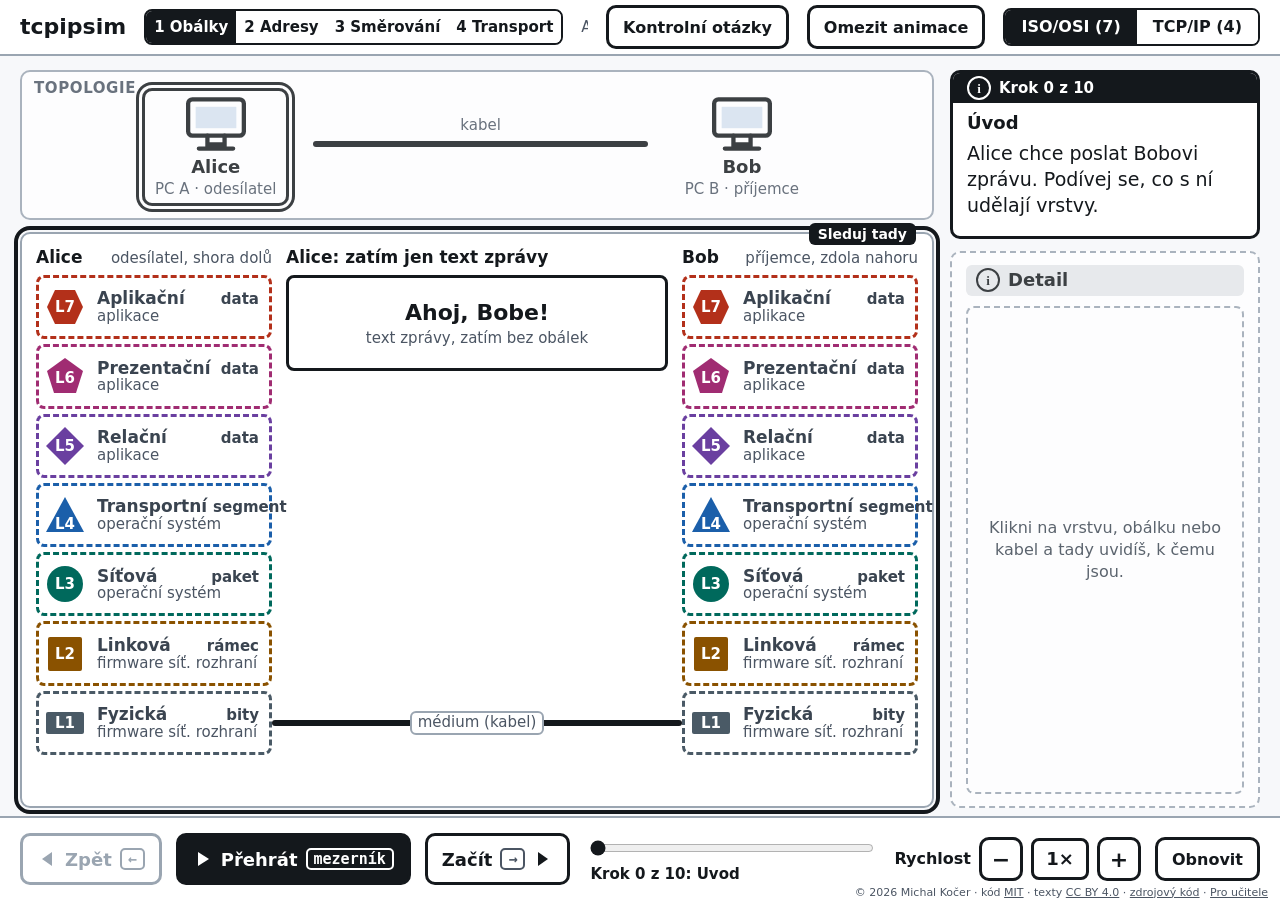
<file: index.html>
<!doctype html>
<html lang="cs">
<head>
  <meta charset="utf-8">
  <meta name="viewport" content="width=device-width, initial-scale=1">
  <title>TCP/IP výukový simulátor</title>
  <link rel="icon" href="img/favicon.svg" type="image/svg+xml">
  <link rel="apple-touch-icon" href="img/apple-touch-icon.png">
  <meta name="description" content="Výukový simulátor sítě TCP/IP: zapouzdření zprávy ve vrstvách ISO/OSI a TCP/IP, adresy MAC, IP a porty, hub a switch, směrování přes router, ARP, ping a tracert, TCP, DNS a HTTP; modelové situace „síť nejde“.">
  <link rel="stylesheet" href="css/app.css?v=72">
  <script>
    // Zachytí chyby ještě před načtením modulů; smoke test čte data-errors z DOM.
    (function () {
      var root = document.documentElement;
      function fail(msg) {
        root.dataset.errors = String((Number(root.dataset.errors) || 0) + 1);
        root.dataset.lastError = String(msg).slice(0, 300);
      }
      window.addEventListener('error', function (e) { fail(e.message || 'chyba načtení zdroje'); }, true);
      window.addEventListener('unhandledrejection', function (e) { fail(e.reason); });
      var origError = console.error;
      console.error = function () { fail(Array.prototype.join.call(arguments, ' ')); origError.apply(console, arguments); };
      window.__tcpipsimModuleFailed = function () {
        fail('modul se nenačetl');
        if (location.protocol === 'file:') document.getElementById('file-warning').hidden = false;
      };
    })();
  </script>
</head>
<body>
  <svg width="0" height="0" style="position:absolute" aria-hidden="true"><defs>
    <symbol id="ico-pc" viewBox="0 0 64 56"><rect x="6" y="4" width="52" height="34" rx="4" fill="#fff" stroke="#14181C" stroke-width="4"/><rect x="13" y="11" width="38" height="20" fill="#D6E2F0"/><path d="M24 38v8h16v-8M16 50h32" fill="none" stroke="#14181C" stroke-width="4" stroke-linecap="round"/></symbol>
    <symbol id="ico-switch" viewBox="0 0 42 36"><rect x="2" y="2" width="38" height="32" rx="4" fill="#fff" stroke="#14181C" stroke-width="3"/><path d="M10 13h20m-5-5 5 5-5 5M32 23H12m5-5-5 5 5 5" fill="none" stroke="#14181C" stroke-width="3" stroke-linecap="round" stroke-linejoin="round"/></symbol>
    <symbol id="ico-hub" viewBox="0 0 42 36"><rect x="2" y="2" width="38" height="32" rx="4" fill="#fff" stroke="#14181C" stroke-width="3"/><circle cx="21" cy="18" r="4" fill="#14181C"/><path d="M21 18H8M21 18h13M21 18v-10" stroke="#14181C" stroke-width="3" stroke-linecap="round"/></symbol>
    <symbol id="ico-router" viewBox="0 0 40 40"><circle cx="20" cy="20" r="17" fill="#fff" stroke="#14181C" stroke-width="3"/><path d="M20 7v26M7 20h26M20 7l-4 4M20 7l4 4M20 33l-4-4M20 33l4-4M7 20l4-4M7 20l4 4M33 20l-4-4M33 20l-4 4" fill="none" stroke="#14181C" stroke-width="3" stroke-linecap="round"/></symbol>
    <symbol id="ico-printer" viewBox="0 0 64 56"><rect x="16" y="4" width="32" height="14" fill="#fff" stroke="#14181C" stroke-width="4"/><rect x="5" y="18" width="54" height="24" rx="4" fill="#fff" stroke="#14181C" stroke-width="4"/><rect x="16" y="34" width="32" height="18" fill="#D6E2F0" stroke="#14181C" stroke-width="4"/><circle cx="50" cy="26" r="3" fill="#14181C"/></symbol>
  </defs></svg>

  <header class="top">
    <h1>tcpipsim</h1>
    <div class="seg lvlseg" role="group" aria-label="Úroveň">
      <button type="button" data-level="1" aria-pressed="true">1 Obálky</button>
      <button type="button" data-level="2" aria-pressed="false">2 Adresy</button>
      <button type="button" data-level="3" aria-pressed="false">3 Směrování</button>
      <button type="button" data-level="4" aria-pressed="false">4 Transport</button>
    </div>
    <details class="tmenu" id="tmenu"><summary class="btn small" title="Modelové situace: nastav síť nebo najdi chybu">Úlohy</summary><ol id="tmenu-list" aria-label="Modelové situace"></ol></details>
    <div class="lvl" id="level-title"></div>
    <button type="button" class="btn small" id="btn-questions">Kontrolní otázky</button>
    <button type="button" class="btn small" id="btn-motion" aria-pressed="false" title="Bez pohybu, jen krátké zvýraznění">Omezit animace</button>
    <div class="seg" role="group" aria-label="Model vrstev (klávesa T)">
      <button type="button" data-model="osi" aria-pressed="true">ISO/OSI (7)</button>
      <button type="button" data-model="tcpip" aria-pressed="false">TCP/IP (4)</button>
    </div>
  </header>

  <main id="app">
    <div id="file-warning" class="card" hidden>
      <p><strong>Stránka je otevřená přímo ze souboru (file://).</strong>
        Prohlížeč v tomto režimu nenačte JavaScriptové moduly. Otevři simulátor online
        (GitHub Pages), nebo použij offline verzi <code>tcpipsim-offline.html</code>,
        případně spusť lokální server (návod v <code>docs/VYVOJ.md</code>).</p>
    </div>
    <p id="core-status" class="loading">Načítám simulaci…</p>

    <section class="left" aria-label="Simulace">
      <div class="topo" aria-label="Topologie">
        <span class="tag">TOPOLOGIE</span>
        <div class="dev" id="dev-sender"></div>
        <button type="button" class="wire" id="wire" aria-label="Kabel">
          <span class="cap" id="wire-cap">kabel</span><span class="cable"></span><span class="wbits" id="wire-bits"></span>
        </button>
        <div class="dev" id="dev-receiver"></div>
      </div>

      <div class="lift">
        <div class="col send">
          <h2><span id="sender-name">Alice</span> <small id="sender-role">odesílatel<span class="dir">, shora dolů</span><span class="dira" aria-hidden="true"> ↓</span></small></h2>
          <div class="stack" id="stack-sender"></div>
        </div>
        <div class="env">
          <h2><span id="env-caption">Zpráva</span><small id="env-reads"></small></h2>
          <div class="lane" id="lane">
            <div class="nest" id="nest"></div>
            <div class="medium" id="medium"></div>
          </div>
        </div>
        <div class="col recv">
          <h2><span id="receiver-name">Bob</span> <small id="receiver-role">příjemce<span class="dir">, zdola nahoru</span><span class="dira" aria-hidden="true"> ↑</span></small> <span id="receiver-now" class="now-badge" hidden></span></h2>
          <div class="stack" id="stack-receiver"></div>
        </div>
      </div>
      <section class="termwin" id="termwin" hidden aria-label="Terminál"></section>
    </section>

    <aside>
      <div class="card explain" aria-live="polite" id="explain"></div>
      <div class="card info" id="info"></div>
      <div class="term" id="term" aria-hidden="true">&gt; terminál (později)</div>
    </aside>
  </main>

  <footer class="controls">
    <button type="button" class="btn" id="btn-back"><svg viewBox="0 0 20 20" aria-hidden="true"><path d="M15 3v14l-10-7z"/></svg>Zpět <kbd>&larr;</kbd></button>
    <button type="button" class="btn main" id="btn-play"></button>
    <button type="button" class="btn" id="btn-fwd"><span id="fwd-label">Vpřed</span> <kbd>&rarr;</kbd><svg viewBox="0 0 20 20" aria-hidden="true"><path d="M5 3v14l10-7z"/></svg></button>
    <div class="prog">
      <input type="range" id="slider" min="0" max="12" step="1" value="0" aria-label="Krok">
      <div class="prog-text"><span id="prog-label">Krok 0 z 10</span><span id="prog-dir">Alice &rarr; Bob</span></div>
    </div>
    <div class="speed" role="group" aria-label="Rychlost">
      <span>Rychlost</span>
      <button type="button" class="btn tiny" id="btn-slower" aria-label="Pomaleji">&minus;</button>
      <output id="speed-val">1&times;</output>
      <button type="button" class="btn tiny" id="btn-faster" aria-label="Rychleji">+</button>
    </div>
    <button type="button" class="btn small" id="btn-reset" title="Na začátek (Home)">Obnovit</button>
    <p class="license">© 2026 Michal Kočer · kód <a href="https://github.com/mkgymji/tcpipsim/blob/main/LICENSE">MIT</a> · texty <a href="https://creativecommons.org/licenses/by/4.0/deed.cs">CC BY 4.0</a> · <a href="https://github.com/mkgymji/tcpipsim">zdrojový kód</a> · <a href="https://github.com/mkgymji/tcpipsim/blob/main/prirucka/tahak.md">Pro učitele</a></p>
  </footer>

  <dialog id="questions" aria-labelledby="q-title">
    <form method="dialog" class="q-head"><h2 id="q-title">Kontrolní otázky</h2><button class="btn small" value="close">Zavřít <kbd>Esc</kbd></button></form>
    <ol id="q-list"></ol>
    <p id="q-tips" class="q-tips"></p>
  </dialog>

  <script type="module" src="js/main.js?v=72" onerror="window.__tcpipsimModuleFailed()"></script>
</body>
</html>
</file>
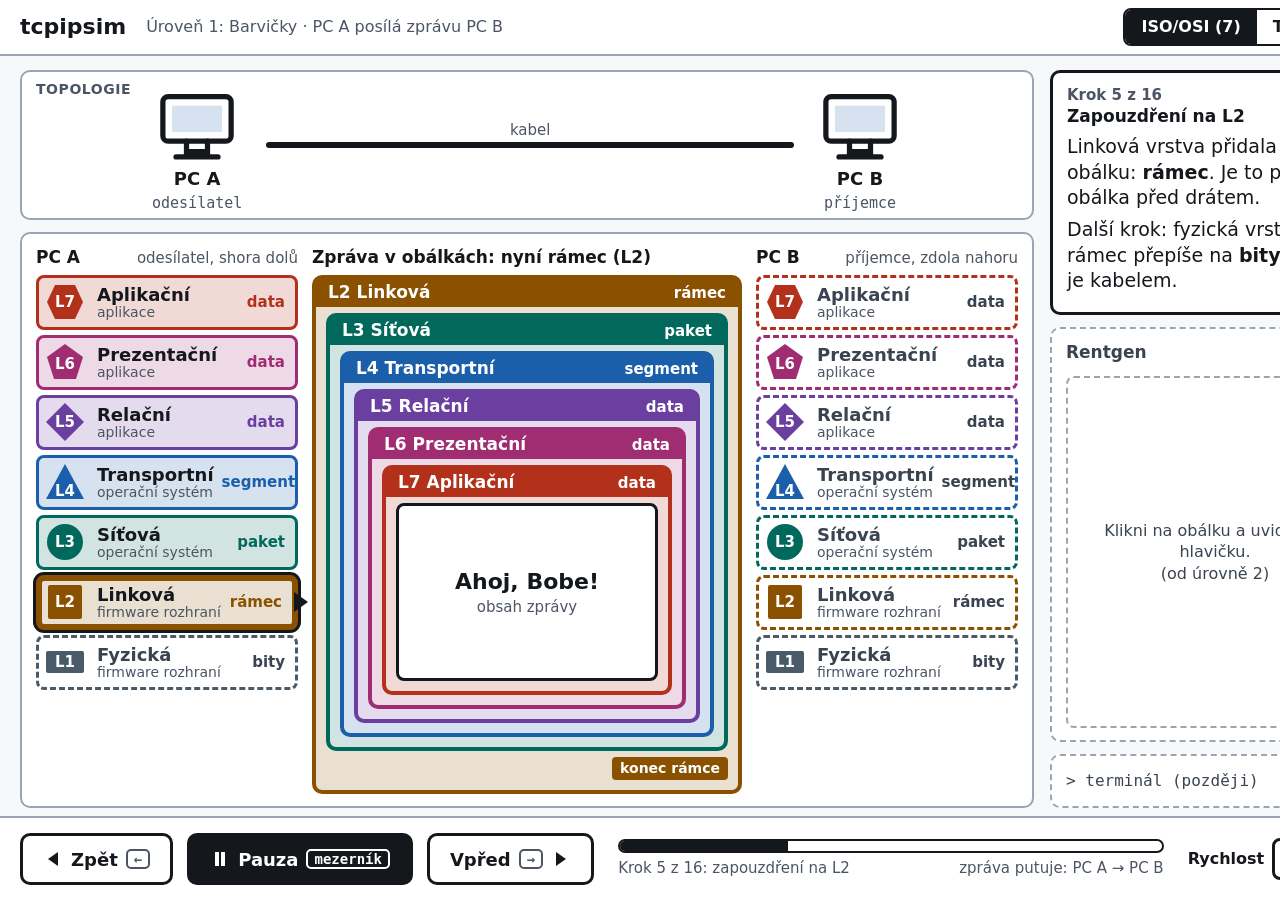
<file: prototypes/uroven1.html>
<!doctype html>
<html lang="cs">
<head>
<meta charset="utf-8">
<meta name="viewport" content="width=device-width, initial-scale=1">
<title>tcpipsim - Úroveň 1 Barvičky (prototyp)</title>
<style>
:root{
  --bg:#F7F8FA; --panel:#FFFFFF; --ink:#14181C; --muted:#4B5563; --line:#9AA5B1; --focus:#0B57D0;
  --L1:#4A5A66; --L1t:#DEE1E3;
  --L2:#8A5200; --L2t:#EAE0D1;
  --L3:#00695C; --L3t:#D1E4E2;
  --L4:#1B5FAA; --L4t:#D6E2F0;
  --L5:#6A3FA0; --L5t:#E4DCEE;
  --L6:#A02C72; --L6t:#EED9E6;
  --L7:#B3301A; --L7t:#F1DAD6;
  --font:system-ui,-apple-system,"Segoe UI",Roboto,"Helvetica Neue",Arial,sans-serif;
  --mono:ui-monospace,Consolas,"Cascadia Mono","DejaVu Sans Mono",monospace;
}
*{box-sizing:border-box}
html,body{margin:0;height:100%}
body{background:var(--bg);color:var(--ink);font:18px/1.35 var(--font);display:grid;
  grid-template-rows:56px 1fr 84px;width:1400px;height:900px;overflow:hidden}
header{display:flex;align-items:center;gap:20px;padding:0 20px;background:var(--panel);border-bottom:2px solid var(--line)}
header h1{font-size:22px;margin:0;font-weight:700}
header .lvl{font-size:16px;color:var(--muted)}
.seg{margin-left:auto;display:flex;border:2px solid var(--ink);border-radius:8px;overflow:hidden}
.seg span{padding:6px 16px;font-weight:600;font-size:16px}
.seg .on{background:var(--ink);color:#fff}
main{display:grid;grid-template-columns:1fr 330px;gap:16px;padding:14px 20px 8px;min-height:0}
.left{display:grid;grid-template-rows:150px 1fr;gap:12px;min-height:0}
/* topologie */
.topo{background:var(--panel);border:2px solid var(--line);border-radius:10px;position:relative;display:flex;align-items:center;justify-content:space-between;padding:14px 130px 0}
.dev{display:flex;flex-direction:column;align-items:center;gap:2px;font-weight:700;font-size:18px}
.dev small{font-weight:400;color:var(--muted);font-size:15px;font-family:var(--mono)}
.dev.act svg{filter:none}
.wire{flex:1;margin:0 24px;position:relative;height:60px}
.wire .cable{position:absolute;left:0;right:0;top:20px;height:6px;background:var(--ink);border-radius:3px}
.wire .bits{position:absolute;left:0;right:0;top:34px;text-align:center;font:600 14px var(--mono);color:var(--muted);letter-spacing:2px}
.wire .cap{position:absolute;left:0;right:0;top:-2px;text-align:center;font-size:15px;color:var(--muted)}
.topo .tag{position:absolute;top:8px;left:14px;font-size:14px;color:var(--muted);font-weight:600;letter-spacing:.04em}
/* vytah */
.lift{background:var(--panel);border:2px solid var(--line);border-radius:10px;display:grid;grid-template-columns:262px 1fr 262px;gap:14px;padding:12px 14px;min-height:0}
.col h2{margin:0 0 6px;font-size:17px;display:flex;justify-content:space-between;align-items:baseline}
.col h2 span{font-weight:400;color:var(--muted);font-size:15px}
.stack{display:flex;flex-direction:column;gap:5px}
.row{display:grid;grid-template-columns:44px 1fr auto;align-items:center;gap:8px;height:55px;padding:0 10px 0 6px;border-radius:8px;border:3px solid var(--c);background:var(--t);position:relative}
.row .nm{font-weight:700;font-size:18px;line-height:1.1}
.row .nm small{display:block;font-weight:400;font-size:14px;color:var(--muted)}
.row .pdu{font-size:15px;font-weight:700;color:var(--c);font-family:var(--font)}
.row.done{opacity:1}
.row.wait{background:var(--panel);border-style:dashed;color:#3A4450}
.row.wait .pdu{color:#3A4450;font-weight:600}
.row.active{border-width:6px;box-shadow:0 0 0 3px var(--ink);padding-left:3px}
.row.active::after{content:"";position:absolute;right:-26px;top:50%;margin-top:-10px;border:10px solid transparent;border-left:14px solid var(--ink)}
.recv .row.active::after{display:none}
svg.b{width:40px;height:40px;display:block}
svg.b .s{fill:var(--c)}
svg.b text{fill:#fff;font:700 15px var(--font);text-anchor:middle}
/* obalka */
.env{display:flex;flex-direction:column;min-height:0}
.env h2{margin:0 0 6px;font-size:17px}
.nest{flex:1;position:relative;min-height:0}
.box{border:4px solid var(--c);background:var(--t);border-radius:10px;padding:0 10px 10px;display:flex;flex-direction:column;gap:6px}
.box>.lab{margin:0 -10px;background:var(--c);color:#fff;font-weight:700;font-size:17px;padding:3px 12px;border-radius:4px 4px 0 0;display:flex;justify-content:space-between;align-items:center;gap:8px;height:28px}
.box>.lab em{font-style:normal;font-weight:600;font-size:15px}
.box.o{flex:1}
.core{background:#fff;border:3px solid var(--ink);border-radius:8px;padding:12px 14px;font-size:22px;font-weight:700;text-align:center;flex:1;display:flex;flex-direction:column;justify-content:center}
.core small{display:block;font-weight:400;font-size:15px;color:var(--muted)}
.trail{background:var(--L2);color:#fff;font-size:14px;font-weight:600;padding:2px 8px;border-radius:4px;align-self:flex-end}
.l2wrap{display:flex;flex-direction:column;gap:5px;flex:1}
/* panel */
aside{display:grid;grid-template-rows:auto 1fr 54px;gap:12px;min-height:0}
.card{background:var(--panel);border:2px solid var(--line);border-radius:10px;padding:12px 14px}
.card h3{margin:0 0 6px;font-size:17px}
.explain{border-color:var(--ink);border-width:3px}
.explain p{margin:6px 0;font-size:19px}
.explain .step{font-size:15px;color:var(--muted);font-weight:600}
.xray{display:flex;flex-direction:column;gap:6px;color:#3A4450;border-style:dashed}
.xray .ph{border:2px dashed var(--line);border-radius:8px;flex:1;display:flex;align-items:center;justify-content:center;text-align:center;padding:10px;font-size:16px}
.term{border:2px dashed var(--line);border-radius:10px;display:flex;align-items:center;padding:0 14px;color:#3A4450;font-family:var(--mono);font-size:16px;background:var(--panel)}
/* ovladani */
footer{display:flex;align-items:center;gap:14px;padding:0 20px;background:var(--panel);border-top:2px solid var(--line)}
.btn{display:flex;align-items:center;gap:8px;height:52px;padding:0 20px;border:3px solid var(--ink);border-radius:10px;background:#fff;font:700 18px var(--font);color:var(--ink)}
.btn kbd{font:600 14px var(--mono);border:2px solid var(--muted);border-radius:5px;padding:0 6px;color:var(--muted)}
.btn.main{background:var(--ink);color:#fff;min-width:150px;justify-content:center}
.btn.main kbd{color:#fff;border-color:#fff}
.btn svg{width:20px;height:20px;fill:currentColor}
.prog{flex:1;display:flex;flex-direction:column;gap:5px;margin:0 10px}
.track{height:14px;border:2px solid var(--ink);border-radius:8px;background:#fff;position:relative;overflow:hidden}
.track i{position:absolute;left:0;top:0;bottom:0;width:31%;background:var(--ink)}
.prog span{font-size:15px;color:var(--muted);display:flex;justify-content:space-between}
.speed{display:flex;align-items:center;gap:8px;font-weight:600;font-size:16px}
.speed b{border:3px solid var(--ink);border-radius:8px;padding:6px 12px;font-size:18px}
</style>
</head>
<body>
<svg width="0" height="0" style="position:absolute" aria-hidden="true"><defs>
 <symbol id="PC" viewBox="0 0 64 56"><rect x="6" y="4" width="52" height="34" rx="4" fill="#fff" stroke="#14181C" stroke-width="4"/><rect x="13" y="11" width="38" height="20" fill="#D6E2F0"/><path d="M24 38v8h16v-8M16 50h32" fill="none" stroke="#14181C" stroke-width="4" stroke-linecap="round"/></symbol>
</defs></svg>

<header>
  <h1>tcpipsim</h1>
  <div class="lvl">Úroveň 1: Barvičky &middot; PC A posílá zprávu PC B</div>
  <div class="seg" role="group" aria-label="Model vrstev"><span class="on">ISO/OSI (7)</span><span>TCP/IP (4)</span></div>
</header>

<main>
 <section class="left">
  <div class="topo" aria-label="Topologie">
    <span class="tag">TOPOLOGIE</span>
    <div class="dev act"><svg width="84" height="74"><use href="#PC"/></svg>PC A<small>odesílatel</small></div>
    <div class="wire"><div class="cap">kabel</div><div class="cable"></div><div class="bits">&nbsp;</div></div>
    <div class="dev"><svg width="84" height="74"><use href="#PC"/></svg>PC B<small>příjemce</small></div>
  </div>

  <div class="lift">
    <!-- odesilatel -->
    <div class="col">
      <h2>PC A <span>odesílatel, shora dolů</span></h2>
      <div class="stack">
        <div class="row done" style="--c:var(--L7);--t:var(--L7t)"><svg class="b" viewBox="0 0 40 40"><polygon class="s" points="10,3 30,3 38,20 30,37 10,37 2,20"/><text x="20" y="25">L7</text></svg><div class="nm">Aplikační<small>aplikace</small></div><div class="pdu">data</div></div>
        <div class="row done" style="--c:var(--L6);--t:var(--L6t)"><svg class="b" viewBox="0 0 40 40"><polygon class="s" points="20,2 38,15 31,37 9,37 2,15"/><text x="20" y="27">L6</text></svg><div class="nm">Prezentační<small>aplikace</small></div><div class="pdu">data</div></div>
        <div class="row done" style="--c:var(--L5);--t:var(--L5t)"><svg class="b" viewBox="0 0 40 40"><polygon class="s" points="20,1 39,20 20,39 1,20"/><text x="20" y="25">L5</text></svg><div class="nm">Relační<small>aplikace</small></div><div class="pdu">data</div></div>
        <div class="row done" style="--c:var(--L4);--t:var(--L4t)"><svg class="b" viewBox="0 0 40 40"><polygon class="s" points="20,2 39,37 1,37"/><text x="20" y="34">L4</text></svg><div class="nm">Transportní<small>operační systém</small></div><div class="pdu">segment</div></div>
        <div class="row done" style="--c:var(--L3);--t:var(--L3t)"><svg class="b" viewBox="0 0 40 40"><circle class="s" cx="20" cy="20" r="18"/><text x="20" y="25">L3</text></svg><div class="nm">Síťová<small>operační systém</small></div><div class="pdu">paket</div></div>
        <div class="row active" style="--c:var(--L2);--t:var(--L2t)"><svg class="b" viewBox="0 0 40 40"><rect class="s" x="3" y="3" width="34" height="34" rx="2"/><text x="20" y="25">L2</text></svg><div class="nm">Linková<small>firmware rozhraní</small></div><div class="pdu">rámec</div></div>
        <div class="row wait" style="--c:var(--L1);--t:var(--L1t)"><svg class="b" viewBox="0 0 40 40"><rect class="s" x="1" y="9" width="38" height="22" rx="2"/><text x="20" y="25">L1</text></svg><div class="nm">Fyzická<small>firmware rozhraní</small></div><div class="pdu">bity</div></div>
      </div>
    </div>

    <!-- obalka -->
    <div class="env">
      <h2>Zpráva v obálkách: nyní rámec (L2)</h2>
      <div class="nest">
       <div class="l2wrap" style="height:100%">
        <div class="box o" style="--c:var(--L2);--t:var(--L2t)">
         <div class="lab"><span>L2 Linková</span><em>rámec</em></div>
         <div class="box o" style="--c:var(--L3);--t:var(--L3t)">
          <div class="lab"><span>L3 Síťová</span><em>paket</em></div>
          <div class="box o" style="--c:var(--L4);--t:var(--L4t)">
           <div class="lab"><span>L4 Transportní</span><em>segment</em></div>
           <div class="box o" style="--c:var(--L5);--t:var(--L5t)">
            <div class="lab"><span>L5 Relační</span><em>data</em></div>
            <div class="box o" style="--c:var(--L6);--t:var(--L6t)">
             <div class="lab"><span>L6 Prezentační</span><em>data</em></div>
             <div class="box o" style="--c:var(--L7);--t:var(--L7t)">
              <div class="lab"><span>L7 Aplikační</span><em>data</em></div>
              <div class="core">Ahoj, Bobe!<small>obsah zprávy</small></div>
             </div>
            </div>
           </div>
          </div>
         </div>
         <div class="trail">konec rámce</div>
        </div>
       </div>
      </div>
    </div>

    <!-- prijemce -->
    <div class="col recv">
      <h2>PC B <span>příjemce, zdola nahoru</span></h2>
      <div class="stack">
        <div class="row wait" style="--c:var(--L7);--t:var(--L7t)"><svg class="b" viewBox="0 0 40 40"><polygon class="s" points="10,3 30,3 38,20 30,37 10,37 2,20"/><text x="20" y="25">L7</text></svg><div class="nm">Aplikační<small>aplikace</small></div><div class="pdu">data</div></div>
        <div class="row wait" style="--c:var(--L6);--t:var(--L6t)"><svg class="b" viewBox="0 0 40 40"><polygon class="s" points="20,2 38,15 31,37 9,37 2,15"/><text x="20" y="27">L6</text></svg><div class="nm">Prezentační<small>aplikace</small></div><div class="pdu">data</div></div>
        <div class="row wait" style="--c:var(--L5);--t:var(--L5t)"><svg class="b" viewBox="0 0 40 40"><polygon class="s" points="20,1 39,20 20,39 1,20"/><text x="20" y="25">L5</text></svg><div class="nm">Relační<small>aplikace</small></div><div class="pdu">data</div></div>
        <div class="row wait" style="--c:var(--L4);--t:var(--L4t)"><svg class="b" viewBox="0 0 40 40"><polygon class="s" points="20,2 39,37 1,37"/><text x="20" y="34">L4</text></svg><div class="nm">Transportní<small>operační systém</small></div><div class="pdu">segment</div></div>
        <div class="row wait" style="--c:var(--L3);--t:var(--L3t)"><svg class="b" viewBox="0 0 40 40"><circle class="s" cx="20" cy="20" r="18"/><text x="20" y="25">L3</text></svg><div class="nm">Síťová<small>operační systém</small></div><div class="pdu">paket</div></div>
        <div class="row wait" style="--c:var(--L2);--t:var(--L2t)"><svg class="b" viewBox="0 0 40 40"><rect class="s" x="3" y="3" width="34" height="34" rx="2"/><text x="20" y="25">L2</text></svg><div class="nm">Linková<small>firmware rozhraní</small></div><div class="pdu">rámec</div></div>
        <div class="row wait" style="--c:var(--L1);--t:var(--L1t)"><svg class="b" viewBox="0 0 40 40"><rect class="s" x="1" y="9" width="38" height="22" rx="2"/><text x="20" y="25">L1</text></svg><div class="nm">Fyzická<small>firmware rozhraní</small></div><div class="pdu">bity</div></div>
      </div>
    </div>
  </div>
 </section>

 <aside>
  <div class="card explain" aria-live="polite">
    <div class="step">Krok 5 z 16</div>
    <h3>Zapouzdření na L2</h3>
    <p>Linková vrstva přidala další obálku: <b>rámec</b>. Je to poslední obálka před drátem.</p>
    <p>Další krok: fyzická vrstva rámec přepíše na <b>bity</b> a pošle je kabelem.</p>
  </div>
  <div class="card xray">
    <h3>Rentgen</h3>
    <div class="ph">Klikni na obálku a uvidíš její hlavičku.<br>(od úrovně 2)</div>
  </div>
  <div class="term">&gt; terminál (později)</div>
 </aside>
</main>

<footer>
  <button class="btn"><svg viewBox="0 0 20 20"><path d="M15 3v14l-10-7z"/></svg>Zpět <kbd>&larr;</kbd></button>
  <button class="btn main"><svg viewBox="0 0 20 20"><path d="M5 3h4v14H5zM11 3h4v14h-4z"/></svg>Pauza <kbd>mezerník</kbd></button>
  <button class="btn">Vpřed <kbd>&rarr;</kbd><svg viewBox="0 0 20 20"><path d="M5 3v14l10-7z"/></svg></button>
  <div class="prog"><div class="track"><i></i></div><span><span>Krok 5 z 16: zapouzdření na L2</span><span>zpráva putuje: PC A &rarr; PC B</span></span></div>
  <div class="speed">Rychlost <b>1&times;</b><kbd style="font:600 14px var(--mono);color:var(--muted)">+ / &minus;</kbd></div>
</footer>
</body>
</html>
</file>
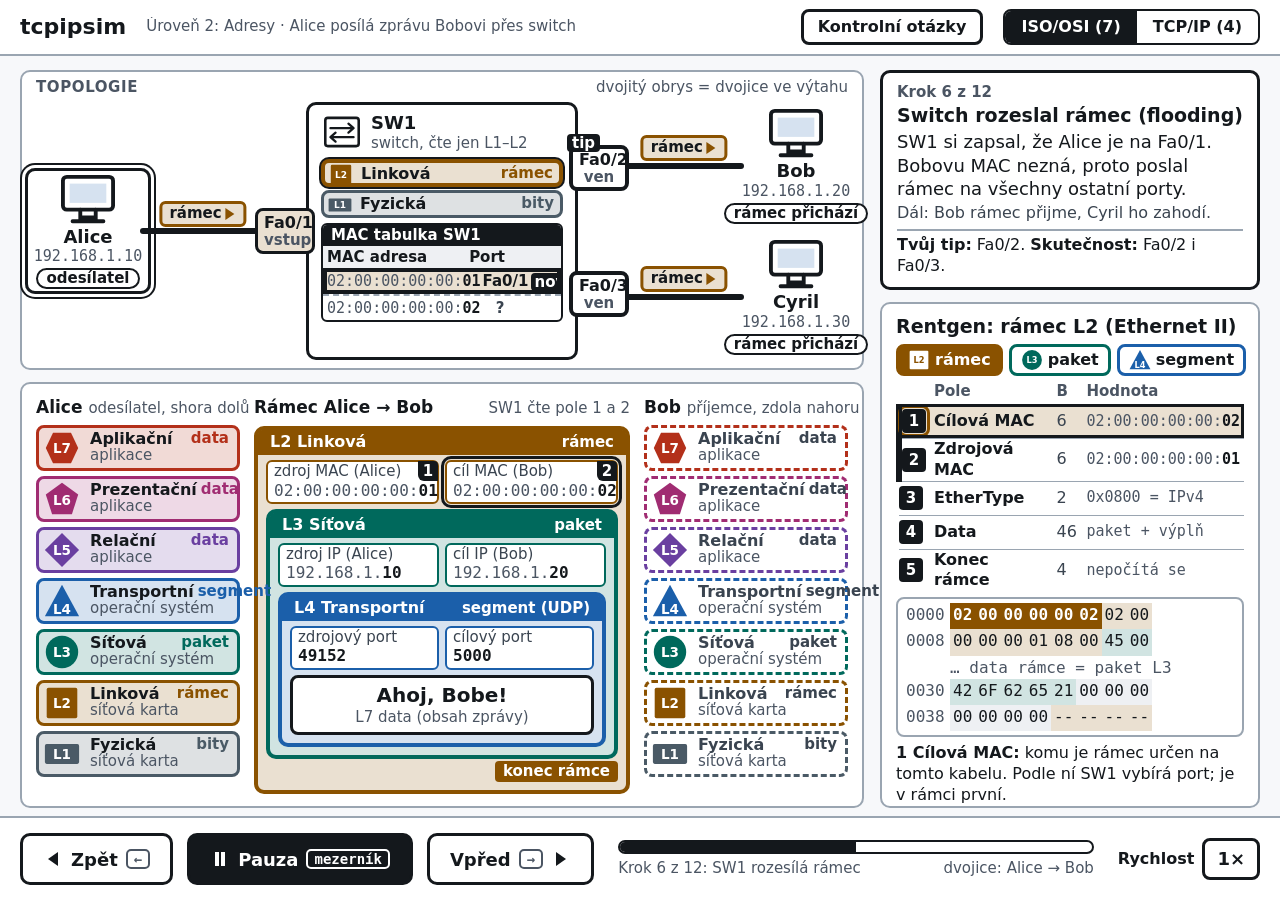
<file: prototypes/uroven2.html>
<!doctype html>
<html lang="cs">
<head>
<meta charset="utf-8">
<meta name="viewport" content="width=device-width, initial-scale=1">
<title>tcpipsim - Úroveň 2 Adresy (prototyp)</title>
<style>
:root{
  --bg:#F7F8FA; --panel:#FFFFFF; --ink:#14181C; --muted:#4B5563; --line:#9AA5B1; --focus:#0B57D0;
  --L1:#4A5A66; --L1t:#DEE1E3; --L2:#8A5200; --L2t:#EAE0D1; --L3:#00695C; --L3t:#D1E4E2;
  --L4:#1B5FAA; --L4t:#D6E2F0; --L5:#6A3FA0; --L5t:#E4DCEE; --L6:#A02C72; --L6t:#EED9E6; --L7:#B3301A; --L7t:#F1DAD6;
  --wait:#3A4450;
  --font:system-ui,-apple-system,"Segoe UI",Roboto,"Helvetica Neue",Arial,sans-serif;
  --mono:ui-monospace,Consolas,"Cascadia Mono","DejaVu Sans Mono",monospace;
  --aside:420px; --topo:300px; --rowh:46px; --card:292px;
}
*{box-sizing:border-box}
html,body{margin:0;height:100%}
body{background:var(--bg);color:var(--ink);font:18px/1.3 var(--font);display:grid;grid-template-rows:56px minmax(0,1fr) 84px;height:100vh;overflow:hidden}
header{display:flex;align-items:center;gap:20px;padding:0 20px;background:var(--panel);border-bottom:2px solid var(--line)}
header h1{font-size:22px;margin:0} header .lvl{font-size:16px;color:var(--muted);white-space:nowrap;overflow:hidden;text-overflow:ellipsis}
.hbtn{margin-left:auto;border:3px solid var(--ink);border-radius:8px;padding:5px 14px;font-weight:700;font-size:16px;background:#fff}
.seg{display:flex;border:2px solid var(--ink);border-radius:8px;overflow:hidden;flex:none}
.seg span{padding:6px 16px;font-weight:600;font-size:16px} .seg .on{background:var(--ink);color:#fff}
main{display:grid;grid-template-columns:minmax(0,1fr) var(--aside);gap:16px;padding:14px 20px 8px;min-height:0}
.left{display:grid;grid-template-rows:var(--topo) minmax(0,1fr);gap:12px;min-height:0;position:relative}
.mac{font-family:var(--mono);font-size:16px;white-space:nowrap;color:var(--muted)} .mac b{color:var(--ink);font-weight:800}

/* ---------- topologie ---------- */
.topo{background:var(--panel);border:2px solid var(--line);border-radius:10px;position:relative;padding:28px 14px 6px;
  display:grid;grid-template-columns:124px minmax(0,1fr) var(--card) minmax(0,1fr) 124px;grid-template-rows:1fr 1fr;align-items:center}
.topo .tag{position:absolute;top:6px;left:14px;font-size:15px;color:var(--muted);font-weight:700;letter-spacing:.04em}
.topo .key{position:absolute;top:6px;right:14px;font-size:15px;color:var(--muted)}
.dev{display:flex;flex-direction:column;align-items:center;font-weight:700;font-size:18px;padding:2px 6px;border:3px solid transparent;border-radius:10px;line-height:1.15;justify-self:center}
.dev>svg{width:62px;height:54px} .dev .m{font:15px var(--mono);color:var(--muted);font-weight:400}
.dev.act{border-color:var(--ink);box-shadow:0 0 0 3px var(--panel),0 0 0 5px var(--ink)}
.pill{margin-top:3px;font-size:15px;font-weight:700;border:2px solid var(--ink);border-radius:14px;padding:0 8px;display:inline-flex;align-items:center;gap:5px;background:#fff;white-space:nowrap}
.pill svg{width:16px;height:16px}
.pill.drop{border-style:solid;border-width:3px}
.cable{position:relative;height:60px;align-self:center}
.cable::before{content:"";position:absolute;left:0;right:0;top:27px;height:6px;background:var(--ink);border-radius:3px}
.chip{position:absolute;left:var(--cx,50%);top:0;transform:translateX(-50%);background:var(--L2t);border:3px solid var(--L2);border-radius:6px;padding:0 7px;font-weight:700;font-size:15px;color:var(--ink);display:flex;align-items:center;gap:4px;white-space:nowrap;height:26px}
.chip::after{content:"";border:6px solid transparent;border-left:9px solid var(--L2);margin-right:-4px}
.chip.in::after{display:none} .chip.ghost{border-style:dashed;background:#fff}
.chip.cp{top:-1px}
.cable .cn{position:absolute;left:0;right:0;top:38px;text-align:center;font-size:15px;color:var(--muted)}
.a-cable{grid-column:2;grid-row:1/3} .b-cable{grid-column:4;grid-row:1} .c-cable{grid-column:4;grid-row:2}
.pc-a{grid-column:1;grid-row:1/3} .pc-b{grid-column:5;grid-row:1} .pc-c{grid-column:5;grid-row:2}
.sw{grid-column:3;grid-row:1/3;align-self:stretch;margin:2px 0;position:relative;border:3px solid var(--ink);border-radius:10px;padding:6px 12px;display:flex;flex-direction:column;gap:5px;background:#fff;min-height:0}
.sw .hd{display:flex;align-items:center;gap:8px} .sw .hd svg{width:42px;height:36px;flex:none}
.sw .hd b{font-size:18px;line-height:1.1} .sw .hd small{display:block;font-size:15px;color:var(--muted);font-weight:400}
.mini{display:flex;flex-direction:column;gap:3px}
.mini .row{height:28px;padding:0 6px 0 4px;border-width:3px;gap:6px;grid-template-columns:26px 1fr}
.mini .row svg.b{width:24px;height:24px} .mini .row .nm{font-size:16px} .mini .row .nm small{display:none}
.mini .row.active{box-shadow:0 0 0 2px var(--ink);border-width:4px}
.mini .row.active::after{display:none}
.mini .cap2{font-size:15px;color:var(--muted);line-height:1.1}
.mt{border:2px solid var(--ink);border-radius:6px;overflow:hidden}
.mt h4{margin:0;padding:1px 8px;background:var(--ink);color:#fff;font-size:15px;display:flex;justify-content:space-between}
.mt .r{display:grid;grid-template-columns:auto 46px auto;justify-content:space-between;gap:2px;align-items:center;padding:0 4px;height:26px;border-top:1px solid var(--line);font-size:15px}
.mt .r.hh{height:22px;font-weight:700;border-top:0;background:#EEF0F3;color:var(--ink)}
.mt .r .mac{font-size:15px} .mt .r .p{font-weight:700;font-size:15px}
.mt .r.new{outline:4px solid var(--ink);outline-offset:-4px;background:var(--L2t)}
.mt .r .nw{background:var(--ink);color:#fff;font-weight:700;font-size:15px;border-radius:4px;padding:0 4px;text-align:center;line-height:18px}
.mt .r.look{border-top:2px dashed var(--line);color:var(--wait)}
.mt .r.look .p{font-weight:600}
.port{position:absolute;width:60px;height:46px;border:3px solid var(--ink);background:#fff;border-radius:8px;text-align:center;font-weight:700;font-size:16px;line-height:1.1;padding-top:1px;z-index:2;font-family:inherit;color:inherit}
.port small{display:block;font-size:15px;font-weight:600;color:var(--muted)}
.port.p1{left:-54px;top:calc(50% - 23px)} .port.p2{right:-54px;top:calc(25% - 23px)} .port.p3{right:-54px;top:calc(75% - 23px)}
.port .tip{position:absolute;top:-15px;left:-6px;background:var(--ink);color:#fff;font-size:15px;font-weight:700;border-radius:4px;padding:0 5px;line-height:18px}
.port.out{border-width:4px} .port.in{background:var(--L2t)}
.port.sel{border-width:5px;box-shadow:0 0 0 3px var(--panel),0 0 0 5px var(--ink)}
.port.ask{border-style:dashed;cursor:pointer}
.port.nope{border-style:dotted;color:var(--wait)}
.port.drop-out{}

/* ---------- vytah ---------- */
.lift{background:var(--panel);border:2px solid var(--line);border-radius:10px;display:grid;grid-template-columns:236px minmax(0,1fr) 236px;gap:14px;padding:12px 14px;min-height:0}
.col,.env{display:flex;flex-direction:column;min-height:0}
.lift h2{margin:0 0 6px;font-size:17px;display:flex;justify-content:space-between;align-items:baseline;gap:6px;white-space:nowrap}
.lift h2 small{font-weight:400;color:var(--muted);font-size:15px}
.stack{flex:1;min-height:0;display:grid;grid-template-rows:repeat(7,minmax(0,var(--rowh)));gap:5px;align-content:start}
.row{display:grid;grid-template-columns:40px minmax(0,1fr);align-items:center;gap:6px;padding:0 8px 0 5px;border-radius:8px;border:3px solid var(--c);background:var(--t);position:relative}
.row .nm{font-weight:700;font-size:17px;line-height:1.05;min-width:0} .row .nm small{display:block;font-weight:400;font-size:15px;color:var(--muted)}
.row .l1{display:flex;justify-content:space-between;gap:4px} .row .pdu{font-size:15px;color:var(--c);text-align:right}
.row.wait{background:#fff;border-style:dashed;color:var(--wait)} .row.wait .pdu{color:var(--wait);font-weight:600}
svg.b{width:36px;height:36px;color:var(--c)}
.nest{flex:1;min-height:0;display:flex;flex-direction:column;justify-content:flex-end}
.box{border:4px solid var(--c);background:var(--t);border-radius:10px;padding:0 8px 8px;display:flex;flex-direction:column;gap:5px}
.box>.lab{margin:0 -8px;background:var(--c);color:#fff;font-weight:700;font-size:17px;padding:2px 12px;border-radius:4px 4px 0 0;display:flex;justify-content:space-between;gap:8px}
.box>.lab em{font-style:normal;font-weight:600;font-size:15px;align-self:center}
.addr{display:grid;grid-template-columns:1fr 1fr;gap:6px}
.addr .c{background:#fff;border:2px solid var(--c);border-radius:6px;padding:1px 6px;display:flex;flex-direction:column;position:relative;min-width:0}
.addr .cap{font-size:15px;color:var(--wait);line-height:1.15} .addr .mac{font-size:16px}
.addr .c.sel{outline:3px solid var(--ink);outline-offset:1px}
.tg{position:absolute;right:-1px;top:-1px;width:20px;height:20px;background:var(--ink);color:#fff;font:700 15px/20px var(--font);text-align:center;border-radius:0 4px 0 6px;font-style:normal}
.core{background:#fff;border:3px solid var(--ink);border-radius:8px;padding:4px 10px;font-size:20px;font-weight:700;text-align:center}
.core small{display:block;font-weight:400;font-size:15px;color:var(--muted)}
.trail{background:var(--L2);color:#fff;font-size:15px;font-weight:700;padding:1px 8px;border-radius:4px;align-self:flex-end;margin-top:-3px}
.rdnote{font-size:15px;color:var(--wait);margin:2px 0 0}

/* ---------- pravy panel ---------- */
aside{display:grid;grid-template-rows:auto minmax(0,1fr);gap:12px;min-height:0}
.card{background:var(--panel);border:2px solid var(--line);border-radius:10px;padding:10px 14px;min-height:0}
.explain{border:3px solid var(--ink)}
.explain .step{font-size:15px;color:var(--muted);font-weight:700} .explain h3{margin:0 0 3px;font-size:19px}
.explain p{margin:3px 0;font-size:18px} .explain .nx{font-size:16px;color:var(--wait)}
.tipres{margin-top:5px;border-top:2px solid var(--line);padding-top:4px;font-size:16px}
.xray{display:flex;flex-direction:column;gap:6px;overflow:hidden}
.xray h3{margin:0;font-size:19px;display:flex;justify-content:space-between;align-items:baseline} .xray h3 small{font-weight:400;font-size:15px;color:var(--muted)}
.tabs{display:flex;gap:6px}
.tab{border:3px solid var(--c);border-radius:8px;padding:0 9px;font-weight:700;font-size:16px;height:32px;display:flex;align-items:center;gap:5px;background:#fff}
.tab{--bt:#fff} .tab svg{width:22px;height:22px;color:var(--c)} .tab.on{background:var(--c);color:#fff} .tab.on svg{color:#fff;--bt:var(--c)}
.ft{width:100%;border-collapse:collapse;font-size:16px}
.ft th{text-align:left;font-size:15px;color:var(--muted);font-weight:700;padding:0 4px 2px}
.ft td{padding:0 4px;height:34px;border-top:1px solid var(--line);vertical-align:middle}
.ft td.n{width:30px;padding-left:0} .ft .nn{display:inline-block;width:24px;height:24px;background:var(--ink);color:#fff;font-weight:700;text-align:center;line-height:24px;border-radius:4px;font-size:15px}
.ft td.f{font-weight:700} .ft td.sz{width:30px;color:var(--wait)}
.ft .mac{font-size:15px}
.ft tr.sel td{background:var(--L2t)} .ft tr.sel td.n .nn{outline:3px solid var(--L2);outline-offset:1px}
.ft tr.sel{outline:3px solid var(--ink);outline-offset:-3px} .ft tr.rs td.n{border-left:6px solid var(--ink)}
.badge{display:inline-block;font-size:15px;font-weight:700;border:2px solid var(--L2);color:var(--L2);border-radius:4px;padding:0 4px;margin-left:5px;vertical-align:1px;background:#fff}
.hex{font:16px/1.45 var(--mono);background:#fff;border:2px solid var(--line);border-radius:8px;padding:4px 8px}
.hex .ln{display:flex;gap:10px;white-space:nowrap} .hex .off{color:var(--muted);width:34px}
.hex .by{display:flex;gap:0} .hex .by span{padding:0 3px;border-bottom:3px solid transparent;margin:0}
.hex .h{background:var(--L2t);border-bottom-color:var(--L2)}
.hex .hs{background:var(--L2);color:#fff;font-weight:800;border-bottom-color:var(--ink)}
.hex .d3{background:var(--L3t);border-bottom-color:var(--L3)} .hex .pad{background:#EEF0F3;border-bottom:3px dotted var(--wait)}
.hex .fc{background:var(--L2t);border-bottom:3px double var(--L2)}
.hex .el{color:var(--muted);padding-left:44px}
.hex .br{display:flex;font-size:15px;color:var(--ink);line-height:1.1;margin:-2px 0 2px 44px;font-weight:700}
.expl{font-size:16px;margin:0;line-height:1.3} .expl b{font-weight:800}
.legend{font-size:15px;color:var(--wait);margin:0}

/* ---------- ovladani ---------- */
footer{display:flex;align-items:center;gap:14px;padding:0 20px;background:var(--panel);border-top:2px solid var(--line)}
.btn{display:flex;align-items:center;gap:8px;height:52px;padding:0 20px;border:3px solid var(--ink);border-radius:10px;background:#fff;font:700 18px var(--font);color:var(--ink)}
.btn kbd{font:600 14px var(--mono);border:2px solid var(--muted);border-radius:5px;padding:0 6px;color:var(--muted)}
.btn.main{background:var(--ink);color:#fff;min-width:150px;justify-content:center} .btn.main kbd{color:#fff;border-color:#fff}
.btn svg{width:20px;height:20px;fill:currentColor}
.prog{flex:1;display:flex;flex-direction:column;gap:5px;margin:0 10px;min-width:0}
.track{height:14px;border:2px solid var(--ink);border-radius:8px;background:#fff;position:relative;overflow:hidden} .track i{position:absolute;left:0;top:0;bottom:0;width:50%;background:var(--ink)}
.prog span{font-size:15px;color:var(--muted);display:flex;justify-content:space-between;white-space:nowrap}
.speed{display:flex;align-items:center;gap:8px;font-weight:600;font-size:16px} .speed b{border:3px solid var(--ink);border-radius:8px;padding:6px 12px;font-size:18px}

/* ---------- terminal ---------- */
.termwin{position:absolute;left:0;right:0;bottom:0;height:calc(100% - var(--topo) - 12px);z-index:5;display:none;flex-direction:column;border:4px solid var(--ink);border-radius:8px;overflow:hidden;background:#fff}
.tb{display:flex;align-items:center;gap:12px;height:44px;padding:0 10px 0 14px;font-weight:700;font-size:17px;flex:none}
.tb .kind{font-size:15px;font-weight:700;border:2px solid currentColor;border-radius:4px;padding:0 6px}
.tb .x{margin-left:auto;border:3px solid currentColor;border-radius:6px;padding:0 10px;height:34px;display:flex;align-items:center;gap:6px;font-size:16px}
.tb .x kbd{font:600 14px var(--mono)}
.tt{flex:1;margin:0;padding:10px 16px;font:18px/1.35 var(--mono);white-space:pre;overflow:hidden}
body[data-t="win"] .termwin.win{display:flex} body[data-t="cisco"] .termwin.cisco{display:flex}
.win .tb{background:#E4E6E9;color:#14181C;border-bottom:3px solid #14181C}
.win .tt{background:#0C0C0C;color:#CCCCCC} .win .tt .pr{color:#fff} .win .cur{display:inline-block;width:11px;border-bottom:3px solid #ccc;height:1em;vertical-align:text-bottom}
.win .tt .hl{background:#CCCCCC;color:#0C0C0C}
.cisco .tb{background:#0F3A5C;color:#fff;border-bottom:3px solid #E6F4EA}
.cisco .tt{background:#081F33;color:#E6F4EA} .cisco .tt .pr{color:#FFE9A8} .cisco .cur{display:inline-block;width:11px;height:1.05em;background:#E6F4EA;vertical-align:text-bottom}
.cisco .tt .hl{background:#E6F4EA;color:#081F33}

/* ---------- stavy prototypu ---------- */
body:not([data-s="pred"]) .s-pred, body[data-s="pred"] .s-flood, body[data-s="pred"] .s-drop, body[data-s="pred"] .s-fd,
body:not([data-s="drop"]) .s-drop, body[data-s="drop"] .s-flood{display:none !important}

/* ---------- male obrazovky ---------- */
@media (max-width:1360px){ :root{--aside:380px;--card:272px} .topo{grid-template-columns:104px minmax(0,1fr) var(--card) minmax(0,1fr) 104px!important} .lift{grid-template-columns:204px minmax(0,1fr) 204px} .row .nm{font-size:16px} header .lvl{font-size:15px} .box>.lab{font-size:16px} }
@media (max-height:820px){
  :root{--topo:256px;--rowh:33px}
  main{padding-top:10px} .left{gap:8px} .lift{padding:6px 12px}
  .topo{padding-top:26px} .dev>svg{width:46px;height:40px} .dev{font-size:17px} .dev .m{display:none} .pill{margin-top:1px}
  .sw{padding:4px 6px;gap:3px} .sw .hd svg{width:32px;height:28px} .mini .row{height:24px} .mini .row svg.b{width:20px;height:20px} .mini .row .nm{font-size:15px}
  .mt .r{height:22px} .mt .r.hh{height:20px} .mt h4{padding:0 8px}
  .row .nm small{display:none} .row{border-width:3px} svg.b{width:26px;height:26px} .row{grid-template-columns:30px minmax(0,1fr)}
  .lift h2{margin-bottom:3px} .stack{gap:3px}
  .addr .cap{display:none} .addr{gap:4px} .addr .c{padding:0 4px;flex-direction:row;align-items:center;justify-content:center}
  .addr .c:nth-child(2)::before{content:"→";font-weight:800;font-size:18px;position:absolute;left:-17px;top:-2px}
  .addr{gap:16px} .addr .mac{font-size:15px}
  .box{padding:0 6px 5px;gap:3px} .box>.lab{margin:0 -6px;font-size:16px;padding:0 10px} .core{padding:1px 8px;font-size:18px} .core small{display:none}
  .nest{justify-content:center} .tg{position:static;width:18px;height:18px;font-size:14px;line-height:18px;margin-right:5px;border-radius:4px;flex:none}
  aside{gap:8px} .card{padding:6px 12px} .explain p{font-size:17px;margin:2px 0} .explain h3{font-size:18px} .explain .nx{display:none} .tipres{font-size:15px;margin-top:3px;padding-top:2px}
  .ft td{height:26px} .hex .el{display:none} .hex{line-height:1.25} .ft{font-size:15px} .hex{font-size:15px;line-height:1.35} .xray{gap:4px} .tab{height:28px;font-size:15px} .expl{font-size:15px} .hex .by span{padding:0 2px}
  .legend{display:none}
  .tt{font-size:16px;line-height:1.3;padding:6px 12px} .tb{height:38px}
}
</style>
</head>
<body data-s="flood" data-t="">
<svg width="0" height="0" style="position:absolute" aria-hidden="true"><defs>
<symbol id="B7" viewBox="0 0 40 40"><polygon fill="currentColor" points="10,3 30,3 38,20 30,37 10,37 2,20"/><text x="20" y="25" text-anchor="middle" font-size="15" font-weight="700" fill="var(--bt,#fff)" font-family="system-ui,Segoe UI,Arial,sans-serif">L7</text></symbol><symbol id="B6" viewBox="0 0 40 40"><polygon fill="currentColor" points="20,2 38,15 31,37 9,37 2,15"/><text x="20" y="27" text-anchor="middle" font-size="15" font-weight="700" fill="var(--bt,#fff)" font-family="system-ui,Segoe UI,Arial,sans-serif">L6</text></symbol><symbol id="B5" viewBox="0 0 40 40"><polygon fill="currentColor" points="20,1 39,20 20,39 1,20"/><text x="20" y="25" text-anchor="middle" font-size="15" font-weight="700" fill="var(--bt,#fff)" font-family="system-ui,Segoe UI,Arial,sans-serif">L5</text></symbol><symbol id="B4" viewBox="0 0 40 40"><polygon fill="currentColor" points="20,2 39,37 1,37"/><text x="20" y="34" text-anchor="middle" font-size="15" font-weight="700" fill="var(--bt,#fff)" font-family="system-ui,Segoe UI,Arial,sans-serif">L4</text></symbol><symbol id="B3" viewBox="0 0 40 40"><circle fill="currentColor" cx="20" cy="20" r="18"/><text x="20" y="25" text-anchor="middle" font-size="15" font-weight="700" fill="var(--bt,#fff)" font-family="system-ui,Segoe UI,Arial,sans-serif">L3</text></symbol><symbol id="B2" viewBox="0 0 40 40"><rect fill="currentColor" x="3" y="3" width="34" height="34" rx="2"/><text x="20" y="25" text-anchor="middle" font-size="15" font-weight="700" fill="var(--bt,#fff)" font-family="system-ui,Segoe UI,Arial,sans-serif">L2</text></symbol><symbol id="B1" viewBox="0 0 40 40"><rect fill="currentColor" x="1" y="9" width="38" height="22" rx="2"/><text x="20" y="25" text-anchor="middle" font-size="15" font-weight="700" fill="var(--bt,#fff)" font-family="system-ui,Segoe UI,Arial,sans-serif">L1</text></symbol>
<symbol id="PC" viewBox="0 0 64 56"><rect x="6" y="4" width="52" height="34" rx="4" fill="#fff" stroke="#14181C" stroke-width="4"/><rect x="13" y="11" width="38" height="20" fill="#D6E2F0"/><path d="M24 38v8h16v-8M16 50h32" fill="none" stroke="#14181C" stroke-width="4" stroke-linecap="round"/></symbol>
<symbol id="SW" viewBox="0 0 64 56"><rect x="6" y="6" width="52" height="44" rx="4" fill="#fff" stroke="#14181C" stroke-width="4"/><path d="M14 22h36M42 15l8 7-8 7M50 36H14M22 29l-8 7 8 7" fill="none" stroke="#14181C" stroke-width="3.5" stroke-linecap="round" stroke-linejoin="round"/></symbol>
<symbol id="OK" viewBox="0 0 16 16"><path d="M2 8.5l4 4 8-9" fill="none" stroke="#14181C" stroke-width="3" stroke-linecap="round" stroke-linejoin="round"/></symbol>
<symbol id="NO" viewBox="0 0 16 16"><circle cx="8" cy="8" r="6.5" fill="#fff" stroke="#14181C" stroke-width="2.5"/><path d="M5 5l6 6M11 5l-6 6" stroke="#14181C" stroke-width="2.5" stroke-linecap="round"/></symbol>
</defs></svg>

<header>
  <h1>tcpipsim</h1>
  <div class="lvl">Úroveň 2: Adresy &middot; Alice posílá zprávu Bobovi přes switch</div>
  <div class="hbtn">Kontrolní otázky</div>
  <div class="seg"><span class="on">ISO/OSI (7)</span><span>TCP/IP (4)</span></div>
</header>

<main>
<section class="left">
  <div class="topo" aria-label="Topologie">
    <span class="tag">TOPOLOGIE</span><span class="key">dvojitý obrys = dvojice ve výtahu</span>

    <div class="dev pc-a act"><svg><use href="#PC"/></svg>Alice<span class="m">192.168.1.10</span><span class="pill">odesílatel</span></div>
    <div class="cable a-cable" style="--cx:38%"><span class="chip">rámec</span></div>

    <div class="sw" aria-label="Switch SW1">
      <div class="hd"><svg><use href="#SW"/></svg><div><b>SW1</b><small>switch, čte jen L1&ndash;L2</small></div></div>
      <div class="mini">
        <div class="row active" style="--c:var(--L2);--t:var(--L2t)"><svg class="b"><use href="#B2"/></svg><div class="nm"><span class="l1"><span>Linková</span><span class="pdu">rámec</span></span></div></div>
        <div class="row done" style="--c:var(--L1);--t:var(--L1t)"><svg class="b"><use href="#B1"/></svg><div class="nm"><span class="l1"><span>Fyzická</span><span class="pdu">bity</span></span></div></div>
      </div>
      <div class="mt">
        <h4><span>MAC tabulka SW1</span></h4>
        <div class="r hh"><span>MAC adresa</span><span>Port</span><span></span></div>
        <div class="r new"><span class="mac">02:00:00:00:00:<b>01</b></span><span class="p">Fa0/1</span><span class="nw">nový</span></div>
        <div class="r look"><span class="mac">02:00:00:00:00:<b>02</b></span><span class="p">?</span><span></span></div>
      </div>
      <button class="port p1 in" aria-label="Port Fa0/1, rámec přišel"><span>Fa0/1</span><small>vstup</small></button>
      <button class="port p2 out s-fd sel0" aria-label="Port Fa0/2"><span class="tip s-fd">tip</span><span>Fa0/2</span><small>ven</small></button>
      <button class="port p3 out s-fd" aria-label="Port Fa0/3"><span>Fa0/3</span><small>ven</small></button>
      <button class="port p2 ask sel s-pred" aria-label="Port Fa0/2, vybráno"><span class="tip">tip</span><span>Fa0/2</span><small>klik</small></button>
      <button class="port p3 ask s-pred" aria-label="Port Fa0/3"><span>Fa0/3</span><small>klik</small></button>
    </div>

    <div class="cable b-cable" style="--cx:64%"><span class="chip cp s-fd">rámec</span></div>
    <div class="cable c-cable" style="--cx:64%"><span class="chip cp s-fd">rámec</span></div>
    <div class="dev pc-b"><svg><use href="#PC"/></svg>Bob<span class="m">192.168.1.20</span>
      <span class="pill s-flood">rámec přichází</span>
      <span class="pill s-drop"><svg><use href="#OK"/></svg>přijal</span></div>
    <div class="dev pc-c"><svg><use href="#PC"/></svg>Cyril<span class="m">192.168.1.30</span>
      <span class="pill s-flood">rámec přichází</span>
      <span class="pill drop s-drop"><svg><use href="#NO"/></svg>zahodil</span></div>
  </div>

  <div class="lift">
    <div class="col"><h2>Alice <small>odesílatel, shora dolů</small></h2><div class="stack"><div class="row done" style="--c:var(--L7);--t:var(--L7t)"><svg class="b"><use href="#B7"/></svg><div class="nm"><span class="l1"><span>Aplikační</span><span class="pdu">data</span></span><small>aplikace</small></div></div><div class="row done" style="--c:var(--L6);--t:var(--L6t)"><svg class="b"><use href="#B6"/></svg><div class="nm"><span class="l1"><span>Prezentační</span><span class="pdu">data</span></span><small>aplikace</small></div></div><div class="row done" style="--c:var(--L5);--t:var(--L5t)"><svg class="b"><use href="#B5"/></svg><div class="nm"><span class="l1"><span>Relační</span><span class="pdu">data</span></span><small>aplikace</small></div></div><div class="row done" style="--c:var(--L4);--t:var(--L4t)"><svg class="b"><use href="#B4"/></svg><div class="nm"><span class="l1"><span>Transportní</span><span class="pdu">segment</span></span><small>operační systém</small></div></div><div class="row done" style="--c:var(--L3);--t:var(--L3t)"><svg class="b"><use href="#B3"/></svg><div class="nm"><span class="l1"><span>Síťová</span><span class="pdu">paket</span></span><small>operační systém</small></div></div><div class="row done" style="--c:var(--L2);--t:var(--L2t)"><svg class="b"><use href="#B2"/></svg><div class="nm"><span class="l1"><span>Linková</span><span class="pdu">rámec</span></span><small>síťová karta</small></div></div><div class="row done" style="--c:var(--L1);--t:var(--L1t)"><svg class="b"><use href="#B1"/></svg><div class="nm"><span class="l1"><span>Fyzická</span><span class="pdu">bity</span></span><small>síťová karta</small></div></div></div></div>
    <div class="env">
      <h2>Rámec Alice &rarr; Bob <small>SW1 čte pole 1 a 2</small></h2>
      <div class="nest">
       <div class="box" style="--c:var(--L2);--t:var(--L2t)">
        <div class="lab"><span>L2 Linková</span><em>rámec</em></div>
        <div class="addr"><div class="c "><i class="tg">1</i><span class="cap">zdroj MAC (Alice)</span><span class="mac ">02:00:00:00:00:<b>01</b></span></div><div class="c sel"><i class="tg">2</i><span class="cap">cíl MAC (Bob)</span><span class="mac ">02:00:00:00:00:<b>02</b></span></div></div>
        <div class="box" style="--c:var(--L3);--t:var(--L3t)">
         <div class="lab"><span>L3 Síťová</span><em>paket</em></div>
         <div class="addr"><div class="c "><span class="cap">zdroj IP (Alice)</span><span class="mac">192.168.1.<b>10</b></span></div><div class="c "><span class="cap">cíl IP (Bob)</span><span class="mac">192.168.1.<b>20</b></span></div></div>
         <div class="box" style="--c:var(--L4);--t:var(--L4t)">
          <div class="lab"><span>L4 Transportní</span><em>segment (UDP)</em></div>
          <div class="addr"><div class="c "><span class="cap">zdrojový port</span><span class="mac"><b>49152</b></span></div><div class="c "><span class="cap">cílový port</span><span class="mac"><b>5000</b></span></div></div>
          <div class="core">Ahoj, Bobe!<small>L7 data (obsah zprávy)</small></div>
         </div>
        </div>
        <div class="trail">konec rámce</div>
       </div>
      </div>
    </div>
    <div class="col recv"><h2>Bob <small>příjemce, zdola nahoru</small></h2><div class="stack"><div class="row wait" style="--c:var(--L7);--t:var(--L7t)"><svg class="b"><use href="#B7"/></svg><div class="nm"><span class="l1"><span>Aplikační</span><span class="pdu">data</span></span><small>aplikace</small></div></div><div class="row wait" style="--c:var(--L6);--t:var(--L6t)"><svg class="b"><use href="#B6"/></svg><div class="nm"><span class="l1"><span>Prezentační</span><span class="pdu">data</span></span><small>aplikace</small></div></div><div class="row wait" style="--c:var(--L5);--t:var(--L5t)"><svg class="b"><use href="#B5"/></svg><div class="nm"><span class="l1"><span>Relační</span><span class="pdu">data</span></span><small>aplikace</small></div></div><div class="row wait" style="--c:var(--L4);--t:var(--L4t)"><svg class="b"><use href="#B4"/></svg><div class="nm"><span class="l1"><span>Transportní</span><span class="pdu">segment</span></span><small>operační systém</small></div></div><div class="row wait" style="--c:var(--L3);--t:var(--L3t)"><svg class="b"><use href="#B3"/></svg><div class="nm"><span class="l1"><span>Síťová</span><span class="pdu">paket</span></span><small>operační systém</small></div></div><div class="row wait" style="--c:var(--L2);--t:var(--L2t)"><svg class="b"><use href="#B2"/></svg><div class="nm"><span class="l1"><span>Linková</span><span class="pdu">rámec</span></span><small>síťová karta</small></div></div><div class="row wait" style="--c:var(--L1);--t:var(--L1t)"><svg class="b"><use href="#B1"/></svg><div class="nm"><span class="l1"><span>Fyzická</span><span class="pdu">bity</span></span><small>síťová karta</small></div></div></div></div>
  </div>

  <!-- terminal: okno nad vytahem -->
  <div class="termwin win" role="dialog" aria-label="Terminál Alice">
    <div class="tb"><span>Příkazový řádek: Alice (PC A)</span><span class="kind">Windows</span><span class="x">Zavřít <kbd>Esc</kbd></span></div>
<pre class="tt"><span class="pr">C:\Users\Alice&gt;</span>ipconfig /all
   Physical Address. . . . . . . . . : <span class="hl">02-00-00-00-00-01</span>
   IPv4 Address. . . . . . . . . . . : 192.168.1.10

<span class="pr">C:\Users\Alice&gt;</span>arp -a
Interface: 192.168.1.10 --- 0x4
  Internet Address      Physical Address      Type
  192.168.1.20          02-00-00-00-00-02     dynamic

<span class="pr">C:\Users\Alice&gt;</span><span class="cur"></span></pre>
  </div>
  <div class="termwin cisco" role="dialog" aria-label="Terminál SW1">
    <div class="tb"><span>Konzole: SW1 (switch)</span><span class="kind">Cisco IOS</span><span class="x">Zavřít <kbd>Esc</kbd></span></div>
<pre class="tt"><span class="pr">SW1#</span>show mac address-table
          Mac Address Table
-------------------------------------------
Vlan    Mac Address       Type        Ports
----    -----------       --------    -----
   1    <span class="hl">0200.0000.0001</span>    DYNAMIC     Fa0/1
Total Mac Addresses for this criterion: 1

<span class="pr">SW1#</span><span class="cur"></span></pre>
  </div>
</section>

<aside>
  <div class="card explain" aria-live="polite">
    <div class="step">Krok 6 z 12</div>
    <div class="s-flood">
      <h3>Switch rozeslal rámec (flooding)</h3>
      <p>SW1 si zapsal, že Alice je na Fa0/1. Bobovu MAC nezná, proto poslal rámec na všechny ostatní porty.</p>
      <div class="nx">Dál: Bob rámec přijme, Cyril ho zahodí.</div>
      <div class="tipres"><b>Tvůj tip:</b> Fa0/2. <b>Skutečnost:</b> Fa0/2 i Fa0/3.</div>
    </div>
    <div class="s-drop">
      <h3>Bob přijal, Cyril zahodil</h3>
      <p>Cílová MAC rámce je Bobova, Cyril ji nemá, a tak rámec zahodí. Switch rámec poslal i jemu.</p>
      <div class="nx">Dál: Bob pošle odpověď, SW1 se naučí Bobův port.</div>
    </div>
    <div class="s-pred">
      <h3>Předpověz: kam SW1 rámec pošle?</h3>
      <p>Klikni na porty (jeden nebo víc), pak potvrď tip. SW1 zná jen Alici.</p>
      <div class="tipres"><b>Tip:</b> Fa0/2 &middot; <b>Potvrdit</b> <kbd>Enter</kbd> &middot; <b>Přeskočit</b> <kbd>&rarr;</kbd></div>
    </div>
  </div>

  <div class="card xray">
    <h3><span>Rentgen: rámec L2 (Ethernet II)</span></h3>
    <div class="tabs">
      <span class="tab on" style="--c:var(--L2)"><svg><use href="#B2"/></svg>rámec</span>
      <span class="tab" style="--c:var(--L3)"><svg><use href="#B3"/></svg>paket</span>
      <span class="tab" style="--c:var(--L4)"><svg><use href="#B4"/></svg>segment</span>
    </div>
    <table class="ft">
      <tr><th></th><th>Pole</th><th>B</th><th>Hodnota</th></tr>
      <tr class="sel rs"><td class="n"><span class="nn">1</span></td><td class="f">Cílová MAC</td><td class="sz">6</td><td><span class="mac ">02:00:00:00:00:<b>02</b></span></td></tr>
      <tr class="rs"><td class="n"><span class="nn">2</span></td><td class="f">Zdrojová MAC</td><td class="sz">6</td><td><span class="mac ">02:00:00:00:00:<b>01</b></span></td></tr>
      <tr><td class="n"><span class="nn">3</span></td><td class="f">EtherType</td><td class="sz">2</td><td class="mac">0x0800 = IPv4</td></tr>
      <tr><td class="n"><span class="nn">4</span></td><td class="f">Data</td><td class="sz">46</td><td class="mac">paket + výplň</td></tr>
      <tr><td class="n"><span class="nn">5</span></td><td class="f">Konec rámce</td><td class="sz">4</td><td class="mac">nepočítá se</td></tr>
    </table>
    <div class="hex" aria-label="Hexdump rámce">
      <div class="ln"><span class="off">0000</span><span class="by"><span class="hs">02</span><span class="hs">00</span><span class="hs">00</span><span class="hs">00</span><span class="hs">00</span><span class="hs">02</span><span class="h">02</span><span class="h">00</span></span></div>
      <div class="ln"><span class="off">0008</span><span class="by"><span class="h">00</span><span class="h">00</span><span class="h">00</span><span class="h">01</span><span class="h">08</span><span class="h">00</span><span class="d3">45</span><span class="d3">00</span></span></div>
      <div class="ln el">&hellip; data rámce = paket L3</div>
      <div class="ln"><span class="off">0030</span><span class="by"><span class="d3">42</span><span class="d3">6F</span><span class="d3">62</span><span class="d3">65</span><span class="d3">21</span><span class="pad">00</span><span class="pad">00</span><span class="pad">00</span></span></div>
      <div class="ln"><span class="off">0038</span><span class="by"><span class="pad">00</span><span class="pad">00</span><span class="pad">00</span><span class="pad">00</span><span class="fc">--</span><span class="fc">--</span><span class="fc">--</span><span class="fc">--</span></span></div>
    </div>
    <p class="expl"><b>1 Cílová MAC:</b> komu je rámec určen na tomto kabelu. Podle ní SW1 vybírá port; je v rámci první.</p>
    <p class="legend">Silná čára vlevo = pole, které čte switch. Štítek obálky říká &bdquo;zdroj, cíl&ldquo;, v rámci je cíl první.</p>
  </div>
</aside>
</main>

<footer>
  <button class="btn"><svg viewBox="0 0 20 20"><path d="M15 3v14l-10-7z"/></svg>Zpět <kbd>&larr;</kbd></button>
  <button class="btn main"><svg viewBox="0 0 20 20"><path d="M5 3h4v14H5zM11 3h4v14h-4z"/></svg>Pauza <kbd>mezerník</kbd></button>
  <button class="btn">Vpřed <kbd>&rarr;</kbd><svg viewBox="0 0 20 20"><path d="M5 3v14l10-7z"/></svg></button>
  <div class="prog"><div class="track"><i></i></div><span><span>Krok 6 z 12: SW1 rozesílá rámec</span><span>dvojice: Alice &rarr; Bob</span></span></div>
  <div class="speed">Rychlost <b>1&times;</b></div>
</footer>
<script>
(function(){var m=location.hash.match(/s=(\w+)/),t=location.hash.match(/t=(\w+)/);
if(m)document.body.dataset.s=m[1]; if(t)document.body.dataset.t=t[1];})();
</script>
</body>
</html>
</file>
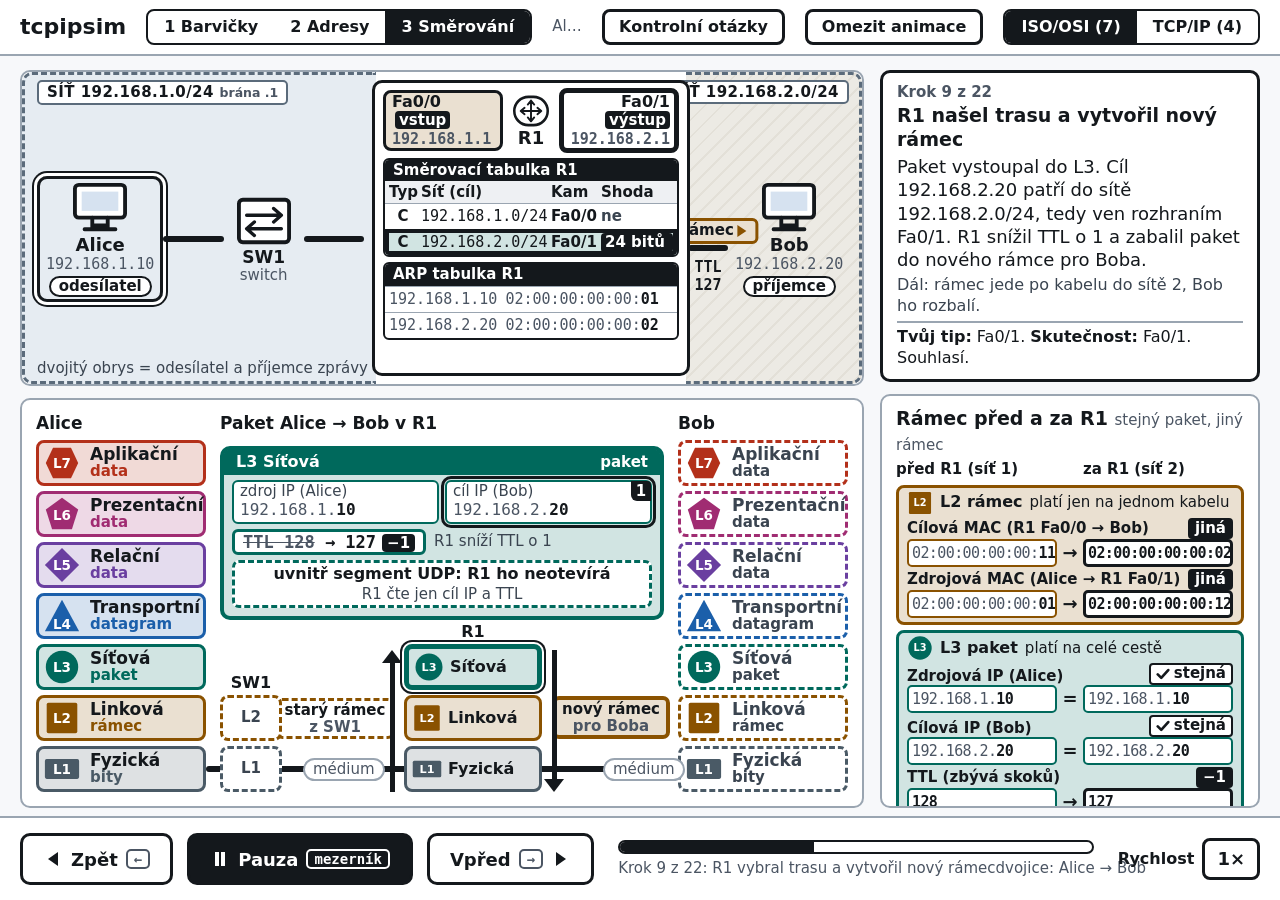
<file: prototypes/uroven3.html>
<!doctype html>
<html lang="cs">
<head>
<meta charset="utf-8">
<meta name="viewport" content="width=device-width, initial-scale=1">
<title>tcpipsim - Úroveň 3 Směrování (prototyp)</title>
<style>
:root{
  --bg:#F7F8FA; --panel:#FFFFFF; --ink:#14181C; --muted:#4B5563; --line:#9AA5B1; --focus:#0B57D0;
  --L1:#4A5A66; --L1t:#DEE1E3; --L2:#8A5200; --L2t:#EAE0D1; --L3:#00695C; --L3t:#D1E4E2;
  --L4:#1B5FAA; --L4t:#D6E2F0; --L5:#6A3FA0; --L5t:#E4DCEE; --L6:#A02C72; --L6t:#EED9E6; --L7:#B3301A; --L7t:#F1DAD6;
  --wait:#3A4450;
  --font:system-ui,-apple-system,"Segoe UI",Roboto,"Helvetica Neue",Arial,sans-serif;
  --mono:ui-monospace,Consolas,"Cascadia Mono","DejaVu Sans Mono",monospace;
  --aside:420px; --topo:300px; --rowh:46px; --card:292px;
}
*{box-sizing:border-box}
html,body{margin:0;height:100%}
body{background:var(--bg);color:var(--ink);font:18px/1.3 var(--font);display:grid;grid-template-rows:56px minmax(0,1fr) 84px;height:100vh;overflow:hidden}
header{display:flex;align-items:center;gap:20px;padding:0 20px;background:var(--panel);border-bottom:2px solid var(--line)}
header h1{font-size:22px;margin:0} header .lvl{font-size:16px;color:var(--muted);white-space:nowrap;overflow:hidden;text-overflow:ellipsis}
.hbtn{margin-left:auto;border:3px solid var(--ink);border-radius:8px;padding:5px 14px;font-weight:700;font-size:16px;background:#fff}
.seg{display:flex;border:2px solid var(--ink);border-radius:8px;overflow:hidden;flex:none}
.seg span{padding:6px 16px;font-weight:600;font-size:16px} .seg .on{background:var(--ink);color:#fff}
main{display:grid;grid-template-columns:minmax(0,1fr) var(--aside);gap:16px;padding:14px 20px 8px;min-height:0}
.left{display:grid;grid-template-rows:var(--topo) minmax(0,1fr);gap:12px;min-height:0;position:relative}
.mac{font-family:var(--mono);font-size:16px;white-space:nowrap;color:var(--muted)} .mac b{color:var(--ink);font-weight:800}

/* ---------- topologie ---------- */
.topo{background:var(--panel);border:2px solid var(--line);border-radius:10px;position:relative;padding:28px 14px 6px;
  display:grid;grid-template-columns:124px minmax(0,1fr) var(--card) minmax(0,1fr) 124px;grid-template-rows:1fr 1fr;align-items:center}
.topo .tag{position:absolute;top:6px;left:14px;font-size:15px;color:var(--muted);font-weight:700;letter-spacing:.04em}
.topo .key{position:absolute;top:6px;right:14px;font-size:15px;color:var(--muted)}
.dev{display:flex;flex-direction:column;align-items:center;font-weight:700;font-size:18px;padding:2px 6px;border:3px solid transparent;border-radius:10px;line-height:1.15;justify-self:center}
.dev>svg{width:62px;height:54px} .dev .m{font:15px var(--mono);color:var(--muted);font-weight:400}
.dev.act{border-color:var(--ink);box-shadow:0 0 0 3px var(--panel),0 0 0 5px var(--ink)}
.pill{margin-top:3px;font-size:15px;font-weight:700;border:2px solid var(--ink);border-radius:14px;padding:0 8px;display:inline-flex;align-items:center;gap:5px;background:#fff;white-space:nowrap}
.pill svg{width:16px;height:16px}
.pill.drop{border-style:solid;border-width:3px}
.cable{position:relative;height:60px;align-self:center}
.cable::before{content:"";position:absolute;left:0;right:0;top:27px;height:6px;background:var(--ink);border-radius:3px}
.chip{position:absolute;left:var(--cx,50%);top:0;transform:translateX(-50%);background:var(--L2t);border:3px solid var(--L2);border-radius:6px;padding:0 7px;font-weight:700;font-size:15px;color:var(--ink);display:flex;align-items:center;gap:4px;white-space:nowrap;height:26px}
.chip::after{content:"";border:6px solid transparent;border-left:9px solid var(--L2);margin-right:-4px}
.chip.in::after{display:none} .chip.ghost{border-style:dashed;background:#fff}
.chip.cp{top:-1px}
.cable .cn{position:absolute;left:0;right:0;top:38px;text-align:center;font-size:15px;color:var(--muted)}
.a-cable{grid-column:2;grid-row:1/3} .b-cable{grid-column:4;grid-row:1} .c-cable{grid-column:4;grid-row:2}
.pc-a{grid-column:1;grid-row:1/3} .pc-b{grid-column:5;grid-row:1} .pc-c{grid-column:5;grid-row:2}
.sw{grid-column:3;grid-row:1/3;align-self:stretch;margin:2px 0;position:relative;border:3px solid var(--ink);border-radius:10px;padding:6px 12px;display:flex;flex-direction:column;gap:5px;background:#fff;min-height:0}
.sw .hd{display:flex;align-items:center;gap:8px} .sw .hd svg{width:42px;height:36px;flex:none}
.sw .hd b{font-size:18px;line-height:1.1} .sw .hd small{display:block;font-size:15px;color:var(--muted);font-weight:400}
.mini{display:flex;flex-direction:column;gap:3px}
.mini .row{height:28px;padding:0 6px 0 4px;border-width:3px;gap:6px;grid-template-columns:26px 1fr}
.mini .row svg.b{width:24px;height:24px} .mini .row .nm{font-size:16px} .mini .row .nm small{display:none}
.mini .row.active{box-shadow:0 0 0 2px var(--ink);border-width:4px}
.mini .row.active::after{display:none}
.mini .cap2{font-size:15px;color:var(--muted);line-height:1.1}
.mt{border:2px solid var(--ink);border-radius:6px;overflow:hidden}
.mt h4{margin:0;padding:1px 8px;background:var(--ink);color:#fff;font-size:15px;display:flex;justify-content:space-between}
.mt .r{display:grid;grid-template-columns:auto 46px auto;justify-content:space-between;gap:2px;align-items:center;padding:0 4px;height:26px;border-top:1px solid var(--line);font-size:15px}
.mt .r.hh{height:22px;font-weight:700;border-top:0;background:#EEF0F3;color:var(--ink)}
.mt .r .mac{font-size:15px} .mt .r .p{font-weight:700;font-size:15px}
.mt .r.new{outline:4px solid var(--ink);outline-offset:-4px;background:var(--L2t)}
.mt .r .nw{background:var(--ink);color:#fff;font-weight:700;font-size:15px;border-radius:4px;padding:0 4px;text-align:center;line-height:18px}
.mt .r.look{border-top:2px dashed var(--line);color:var(--wait)}
.mt .r.look .p{font-weight:600}
.port{position:absolute;width:60px;height:46px;border:3px solid var(--ink);background:#fff;border-radius:8px;text-align:center;font-weight:700;font-size:16px;line-height:1.1;padding-top:1px;z-index:2;font-family:inherit;color:inherit}
.port small{display:block;font-size:15px;font-weight:600;color:var(--muted)}
.port.p1{left:-54px;top:calc(50% - 23px)} .port.p2{right:-54px;top:calc(25% - 23px)} .port.p3{right:-54px;top:calc(75% - 23px)}
.port .tip{position:absolute;top:-15px;left:-6px;background:var(--ink);color:#fff;font-size:15px;font-weight:700;border-radius:4px;padding:0 5px;line-height:18px}
.port.out{border-width:4px} .port.in{background:var(--L2t)}
.port.sel{border-width:5px;box-shadow:0 0 0 3px var(--panel),0 0 0 5px var(--ink)}
.port.ask{border-style:dashed;cursor:pointer}
.port.nope{border-style:dotted;color:var(--wait)}
.port.drop-out{}

/* ---------- vytah ---------- */
.lift{background:var(--panel);border:2px solid var(--line);border-radius:10px;display:grid;grid-template-columns:236px minmax(0,1fr) 236px;gap:14px;padding:12px 14px;min-height:0}
.col,.env{display:flex;flex-direction:column;min-height:0}
.lift h2{margin:0 0 6px;font-size:17px;display:flex;justify-content:space-between;align-items:baseline;gap:6px;white-space:nowrap}
.lift h2 small{font-weight:400;color:var(--muted);font-size:15px}
.stack{flex:1;min-height:0;display:grid;grid-template-rows:repeat(7,minmax(0,var(--rowh)));gap:5px;align-content:start}
.row{display:grid;grid-template-columns:40px minmax(0,1fr);align-items:center;gap:6px;padding:0 8px 0 5px;border-radius:8px;border:3px solid var(--c);background:var(--t);position:relative}
.row .nm{font-weight:700;font-size:17px;line-height:1.05;min-width:0} .row .nm small{display:block;font-weight:400;font-size:15px;color:var(--muted)}
.row .l1{display:flex;justify-content:space-between;gap:4px} .row .pdu{font-size:15px;color:var(--c);text-align:right}
.row.wait{background:#fff;border-style:dashed;color:var(--wait)} .row.wait .pdu{color:var(--wait);font-weight:600}
svg.b{width:36px;height:36px;color:var(--c)}
.nest{flex:1;min-height:0;display:flex;flex-direction:column;justify-content:flex-end}
.box{border:4px solid var(--c);background:var(--t);border-radius:10px;padding:0 8px 8px;display:flex;flex-direction:column;gap:5px}
.box>.lab{margin:0 -8px;background:var(--c);color:#fff;font-weight:700;font-size:17px;padding:2px 12px;border-radius:4px 4px 0 0;display:flex;justify-content:space-between;gap:8px}
.box>.lab em{font-style:normal;font-weight:600;font-size:15px;align-self:center}
.addr{display:grid;grid-template-columns:1fr 1fr;gap:6px}
.addr .c{background:#fff;border:2px solid var(--c);border-radius:6px;padding:1px 6px;display:flex;flex-direction:column;position:relative;min-width:0}
.addr .cap{font-size:15px;color:var(--wait);line-height:1.15} .addr .mac{font-size:16px}
.addr .c.sel{outline:3px solid var(--ink);outline-offset:1px}
.tg{position:absolute;right:-1px;top:-1px;width:20px;height:20px;background:var(--ink);color:#fff;font:700 15px/20px var(--font);text-align:center;border-radius:0 4px 0 6px;font-style:normal}
.core{background:#fff;border:3px solid var(--ink);border-radius:8px;padding:4px 10px;font-size:20px;font-weight:700;text-align:center}
.core small{display:block;font-weight:400;font-size:15px;color:var(--muted)}
.trail{background:var(--L2);color:#fff;font-size:15px;font-weight:700;padding:1px 8px;border-radius:4px;align-self:flex-end;margin-top:-3px}
.rdnote{font-size:15px;color:var(--wait);margin:2px 0 0}

/* ---------- pravy panel ---------- */
aside{display:grid;grid-template-rows:auto minmax(0,1fr);gap:12px;min-height:0}
.card{background:var(--panel);border:2px solid var(--line);border-radius:10px;padding:10px 14px;min-height:0}
.explain{border:3px solid var(--ink)}
.explain .step{font-size:15px;color:var(--muted);font-weight:700} .explain h3{margin:0 0 3px;font-size:19px}
.explain p{margin:3px 0;font-size:18px} .explain .nx{font-size:16px;color:var(--wait)}
.tipres{margin-top:5px;border-top:2px solid var(--line);padding-top:4px;font-size:16px}
.xray{display:flex;flex-direction:column;gap:6px;overflow:hidden}
.xray h3{margin:0;font-size:19px;display:flex;justify-content:space-between;align-items:baseline} .xray h3 small{font-weight:400;font-size:15px;color:var(--muted)}
.tabs{display:flex;gap:6px}
.tab{border:3px solid var(--c);border-radius:8px;padding:0 9px;font-weight:700;font-size:16px;height:32px;display:flex;align-items:center;gap:5px;background:#fff}
.tab{--bt:#fff} .tab svg{width:22px;height:22px;color:var(--c)} .tab.on{background:var(--c);color:#fff} .tab.on svg{color:#fff;--bt:var(--c)}
.ft{width:100%;border-collapse:collapse;font-size:16px}
.ft th{text-align:left;font-size:15px;color:var(--muted);font-weight:700;padding:0 4px 2px}
.ft td{padding:0 4px;height:34px;border-top:1px solid var(--line);vertical-align:middle}
.ft td.n{width:30px;padding-left:0} .ft .nn{display:inline-block;width:24px;height:24px;background:var(--ink);color:#fff;font-weight:700;text-align:center;line-height:24px;border-radius:4px;font-size:15px}
.ft td.f{font-weight:700} .ft td.sz{width:30px;color:var(--wait)}
.ft .mac{font-size:15px}
.ft tr.sel td{background:var(--L2t)} .ft tr.sel td.n .nn{outline:3px solid var(--L2);outline-offset:1px}
.ft tr.sel{outline:3px solid var(--ink);outline-offset:-3px} .ft tr.rs td.n{border-left:6px solid var(--ink)}
.badge{display:inline-block;font-size:15px;font-weight:700;border:2px solid var(--L2);color:var(--L2);border-radius:4px;padding:0 4px;margin-left:5px;vertical-align:1px;background:#fff}
.hex{font:16px/1.45 var(--mono);background:#fff;border:2px solid var(--line);border-radius:8px;padding:4px 8px}
.hex .ln{display:flex;gap:10px;white-space:nowrap} .hex .off{color:var(--muted);width:34px}
.hex .by{display:flex;gap:0} .hex .by span{padding:0 3px;border-bottom:3px solid transparent;margin:0}
.hex .h{background:var(--L2t);border-bottom-color:var(--L2)}
.hex .hs{background:var(--L2);color:#fff;font-weight:800;border-bottom-color:var(--ink)}
.hex .d3{background:var(--L3t);border-bottom-color:var(--L3)} .hex .pad{background:#EEF0F3;border-bottom:3px dotted var(--wait)}
.hex .fc{background:var(--L2t);border-bottom:3px double var(--L2)}
.hex .el{color:var(--muted);padding-left:44px}
.hex .br{display:flex;font-size:15px;color:var(--ink);line-height:1.1;margin:-2px 0 2px 44px;font-weight:700}
.expl{font-size:16px;margin:0;line-height:1.3} .expl b{font-weight:800}
.legend{font-size:15px;color:var(--wait);margin:0}

/* ---------- ovladani ---------- */
footer{display:flex;align-items:center;gap:14px;padding:0 20px;background:var(--panel);border-top:2px solid var(--line)}
.btn{display:flex;align-items:center;gap:8px;height:52px;padding:0 20px;border:3px solid var(--ink);border-radius:10px;background:#fff;font:700 18px var(--font);color:var(--ink)}
.btn kbd{font:600 14px var(--mono);border:2px solid var(--muted);border-radius:5px;padding:0 6px;color:var(--muted)}
.btn.main{background:var(--ink);color:#fff;min-width:150px;justify-content:center} .btn.main kbd{color:#fff;border-color:#fff}
.btn svg{width:20px;height:20px;fill:currentColor}
.prog{flex:1;display:flex;flex-direction:column;gap:5px;margin:0 10px;min-width:0}
.track{height:14px;border:2px solid var(--ink);border-radius:8px;background:#fff;position:relative;overflow:hidden} .track i{position:absolute;left:0;top:0;bottom:0;width:50%;background:var(--ink)}
.prog span{font-size:15px;color:var(--muted);display:flex;justify-content:space-between;white-space:nowrap}
.speed{display:flex;align-items:center;gap:8px;font-weight:600;font-size:16px} .speed b{border:3px solid var(--ink);border-radius:8px;padding:6px 12px;font-size:18px}

/* ---------- terminal ---------- */
.termwin{position:absolute;left:0;right:0;bottom:0;height:calc(100% - var(--topo) - 12px);z-index:5;display:none;flex-direction:column;border:4px solid var(--ink);border-radius:8px;overflow:hidden;background:#fff}
.tb{display:flex;align-items:center;gap:12px;height:44px;padding:0 10px 0 14px;font-weight:700;font-size:17px;flex:none}
.tb .kind{font-size:15px;font-weight:700;border:2px solid currentColor;border-radius:4px;padding:0 6px}
.tb .x{margin-left:auto;border:3px solid currentColor;border-radius:6px;padding:0 10px;height:34px;display:flex;align-items:center;gap:6px;font-size:16px}
.tb .x kbd{font:600 14px var(--mono)}
.tt{flex:1;margin:0;padding:10px 16px;font:18px/1.35 var(--mono);white-space:pre;overflow:hidden}
body[data-t="win"] .termwin.win{display:flex} body[data-t="cisco"] .termwin.cisco{display:flex}
.win .tb{background:#E4E6E9;color:#14181C;border-bottom:3px solid #14181C}
.win .tt{background:#0C0C0C;color:#CCCCCC} .win .tt .pr{color:#fff} .win .cur{display:inline-block;width:11px;border-bottom:3px solid #ccc;height:1em;vertical-align:text-bottom}
.win .tt .hl{background:#CCCCCC;color:#0C0C0C}
.cisco .tb{background:#0F3A5C;color:#fff;border-bottom:3px solid #E6F4EA}
.cisco .tt{background:#081F33;color:#E6F4EA} .cisco .tt .pr{color:#FFE9A8} .cisco .cur{display:inline-block;width:11px;height:1.05em;background:#E6F4EA;vertical-align:text-bottom}
.cisco .tt .hl{background:#E6F4EA;color:#081F33}

/* ---------- stavy prototypu ---------- */
body:not([data-s="pred"]) .s-pred, body[data-s="pred"] .s-flood, body[data-s="pred"] .s-drop, body[data-s="pred"] .s-fd,
body:not([data-s="drop"]) .s-drop, body[data-s="drop"] .s-flood{display:none !important}

/* ---------- male obrazovky ---------- */
@media (max-width:1360px){ :root{--aside:380px;--card:272px} .topo{grid-template-columns:104px minmax(0,1fr) var(--card) minmax(0,1fr) 104px!important} .lift{grid-template-columns:204px minmax(0,1fr) 204px} .row .nm{font-size:16px} header .lvl{font-size:15px} .box>.lab{font-size:16px} }
@media (max-height:820px){
  :root{--topo:256px;--rowh:33px}
  main{padding-top:10px} .left{gap:8px} .lift{padding:6px 12px}
  .topo{padding-top:26px} .dev>svg{width:46px;height:40px} .dev{font-size:17px} .dev .m{display:none} .pill{margin-top:1px}
  .sw{padding:4px 6px;gap:3px} .sw .hd svg{width:32px;height:28px} .mini .row{height:24px} .mini .row svg.b{width:20px;height:20px} .mini .row .nm{font-size:15px}
  .mt .r{height:22px} .mt .r.hh{height:20px} .mt h4{padding:0 8px}
  .row .nm small{display:none} .row{border-width:3px} svg.b{width:26px;height:26px} .row{grid-template-columns:30px minmax(0,1fr)}
  .lift h2{margin-bottom:3px} .stack{gap:3px}
  .addr .cap{display:none} .addr{gap:4px} .addr .c{padding:0 4px;flex-direction:row;align-items:center;justify-content:center}
  .addr .c:nth-child(2)::before{content:"→";font-weight:800;font-size:18px;position:absolute;left:-17px;top:-2px}
  .addr{gap:16px} .addr .mac{font-size:15px}
  .box{padding:0 6px 5px;gap:3px} .box>.lab{margin:0 -6px;font-size:16px;padding:0 10px} .core{padding:1px 8px;font-size:18px} .core small{display:none}
  .nest{justify-content:center} .tg{position:static;width:18px;height:18px;font-size:14px;line-height:18px;margin-right:5px;border-radius:4px;flex:none}
  aside{gap:8px} .card{padding:6px 12px} .explain p{font-size:17px;margin:2px 0} .explain h3{font-size:18px} .explain .nx{display:none} .tipres{font-size:15px;margin-top:3px;padding-top:2px}
  .ft td{height:26px} .hex .el{display:none} .hex{line-height:1.25} .ft{font-size:15px} .hex{font-size:15px;line-height:1.35} .xray{gap:4px} .tab{height:28px;font-size:15px} .expl{font-size:15px} .hex .by span{padding:0 2px}
  .legend{display:none}
  .tt{font-size:16px;line-height:1.3;padding:6px 12px} .tb{height:38px}
}

/* =====================  ÚROVEŇ 3: SMĚROVÁNÍ  ===================== */
:root{--g:5px;--stk:192px;--rtw:340px;--topo:316px;--na:#E6ECF2;--nb:#ECEAE4;--nline:#5B6B7B}
[hidden]{display:none !important}
.sub{display:flex;align-items:center;gap:10px}

/* ---- topologie se dvěma sítěmi ---- */
.topo.l3{display:flex;align-items:stretch;padding:0;overflow:hidden}
.net{position:relative;display:flex;align-items:center;padding:30px 12px 8px;min-width:0;border:3px dashed var(--nline)}
.net.a{flex:1;background:var(--na);border-radius:10px 0 0 10px;border-right:0;gap:0}
.net.b{width:236px;flex:none;background:repeating-linear-gradient(135deg,var(--nb) 0 10px,#E3E0D8 10px 12px);border-radius:0 10px 10px 0;border-left:0;padding-left:64px}
.net .nlab{position:absolute;top:5px;left:12px;font-size:15px;font-weight:800;letter-spacing:.03em;color:var(--ink);background:#fff;border:2px solid var(--nline);border-radius:5px;padding:0 8px;line-height:20px;white-space:nowrap}
.net .nlab small{font-weight:600;color:var(--muted);letter-spacing:0}
.net.b .nlab{left:64px}
.net .dev{flex:none}
.net .cable{flex:1;min-width:34px}
.net .cable .cn{font:700 15px var(--mono);color:var(--ink);top:40px}
.net .cable.hot::before{height:10px;top:25px;border-radius:5px}
.net.b .cable{position:absolute;left:8px;width:60px;min-width:0;top:calc(50% - 10px)}
.net .dev.sw1{font-size:17px}
.net .dev.sw1 small{font-size:15px;color:var(--muted);font-weight:400}
.rt{flex:none;width:var(--rtw);z-index:3;border:3px solid var(--ink);border-radius:10px;background:#fff;margin:8px -4px 8px;padding:5px 8px 6px;display:flex;flex-direction:column;gap:5px;min-height:0;position:relative}
.rt .hd{display:grid;grid-template-columns:1fr auto 1fr;gap:6px;align-items:center}
.rt .hd .mid{display:flex;flex-direction:column;align-items:center;line-height:1.05;font-weight:800;font-size:18px}
.rt .hd .mid svg{width:44px;height:36px} .rt .hd .mid small{display:none}
.ifc{border:3px solid var(--ink);border-radius:8px;background:#fff;padding:0 6px;line-height:1.15;font-weight:800;font-size:16px;font-family:inherit;text-align:left;min-width:0}
.ifc small{display:block;font:600 15px var(--mono);color:var(--muted);white-space:nowrap}
.ifc em{font-style:normal;font-size:15px;font-weight:700;background:var(--ink);color:#fff;border-radius:4px;padding:0 4px;margin-left:3px}
.ifc.in{background:var(--L2t)} .ifc.out{border-width:5px;padding:0 4px}
.ifc.ask{border-style:dashed;cursor:pointer}
.ifc.sel{border-width:5px;padding:0 4px;box-shadow:0 0 0 3px #fff,0 0 0 5px var(--ink)}
.ifc.l{justify-self:start} .ifc.r{justify-self:end;text-align:right}
.rtab .r{grid-template-columns:28px minmax(0,1fr) 46px 72px;gap:4px;justify-content:stretch}
.rtab .r.hh{height:22px}
.rtab .r .cd{font-weight:800;font-size:15px;text-align:center}
.rtab.noshoda .r{grid-template-columns:28px minmax(0,1fr) 54px}
.rtab .r .net{display:contents}
.rtab .r.win{outline:4px solid var(--ink);outline-offset:-4px;background:var(--L3t)}
.rtab .r.win .sh{background:var(--ink);color:#fff;border-radius:4px;padding:0 4px;font-weight:700}
.rtab .r .sh{font-size:15px;font-weight:600;white-space:nowrap}
.rtab .r.no .sh{color:var(--wait)}
.rtab .r.dflt{color:var(--ink)}
.rtab .mac{font-size:15px;color:var(--ink)} .rtab .mac b{font-weight:800}
.atab .r{grid-template-columns:auto auto;justify-content:start;gap:8px} .atab .r.hh{height:20px}
.sht{position:absolute;right:8px;top:-12px;background:#fff;border:2px solid var(--ink);border-radius:5px;font-size:15px;font-weight:700;padding:0 6px;line-height:19px}

/* ---- vrstvy: dvouřádkový popisek ---- */
.l3 .row .nm{display:flex;flex-direction:column;line-height:1.05;font-size:17px}
.l3 .row .nm small{display:block;font-size:15px;font-weight:700;color:var(--c)}
.l3 .row.wait .nm small,.l3 .row.skip .nm small{color:var(--wait);font-weight:600}
.row.active{border-width:5px;box-shadow:0 0 0 2px #fff,0 0 0 4px var(--ink)}
.row.skip{background:repeating-linear-gradient(135deg,#fff 0 7px,#EEF0F3 7px 9px);border-style:dotted;color:var(--wait)}
.lift.l3{grid-template-columns:var(--stk) minmax(0,1fr) var(--stk)}
.l3 .stack{gap:var(--g)}
.hbtn{white-space:nowrap}
.core2 small{display:none}
.atab .hh2{margin-left:8px;font-size:15px;background:#fff;color:var(--ink);border-radius:4px;padding:0 5px;font-weight:700}

/* ---- střed: tvar U s routerem ---- */
.u{height:calc(7*var(--rowh) + 6*var(--g));flex:none;display:flex;flex-direction:column;justify-content:flex-end;position:relative;min-width:0}
.u .nest{flex:1;min-height:0;padding-bottom:24px}
.under{position:relative;display:flex;align-items:flex-end;flex:none;height:calc(var(--n)*var(--rowh) + (var(--n) - 1)*var(--g))}
.medline{position:absolute;left:-14px;right:-14px;bottom:calc(var(--rowh)/2 - 3px);height:6px;background:var(--ink);border-radius:3px}
.medlab{position:absolute;left:0;bottom:calc(var(--rowh)/2 - 12px);background:#fff;border:2px solid var(--line);border-radius:12px;padding:0 8px;font-size:15px;color:var(--muted);z-index:2;white-space:nowrap}
.tw{display:flex;flex-direction:column;gap:var(--g);position:relative;z-index:2;flex:none}
.tw .row{height:var(--rowh);grid-template-columns:30px minmax(0,1fr)} .tw .row svg.b{width:30px;height:30px}
.tw .row .nm{font-size:16px}
.tw.tsw{width:62px} .tw.tsw .row{grid-template-columns:1fr;padding:0 4px} .tw.tsw .row svg{display:none} .tw.tsw .row .nm{font-size:15px;text-align:center}
.tw.r1{width:138px}
.tname{position:absolute;top:-22px;left:0;right:0;text-align:center;font-weight:800;font-size:16px}
.gap{flex:1;position:relative;height:100%;min-width:0}
.fpill{position:absolute;bottom:calc(var(--rowh) + var(--g) + 2px);left:50%;transform:translateX(-50%);white-space:nowrap;font-weight:700;font-size:15px;border:3px solid var(--L2);border-radius:7px;padding:1px 6px;background:var(--L2t);color:var(--ink);line-height:1.1;text-align:center}
.fpill.old{border-style:dashed;background:#fff}
.fpill.nw{border-width:4px}
.fpill small{display:block;font-weight:600;font-size:15px;color:var(--muted)}
.vert{position:absolute;bottom:0;width:20px;height:calc(3*var(--rowh) + 2*var(--g) - 6px)}
.gap.l .vert{right:2px} .gap.r .vert{left:2px}
.ttlbar{display:flex;align-items:center;gap:8px;font-weight:700;font-size:16px;flex-wrap:wrap}
.ttl{border:3px solid var(--L3);background:#fff;border-radius:6px;padding:0 8px;font:800 17px var(--mono);white-space:nowrap}
.ttl s{color:var(--muted);font-weight:600} .ttl i{font-style:normal;background:var(--ink);color:#fff;border-radius:4px;padding:0 5px;margin-left:6px;font:700 15px var(--font)}
.ttlbar small{font-size:15px;font-weight:400;color:var(--wait)}
.core2{border:3px dashed var(--c);background:#fff;border-radius:7px;padding:1px 8px;font-size:16px;font-weight:600;text-align:center}
.core2 small{display:block;font-weight:400;font-size:15px;color:var(--wait)}
.ghost{border:3px dotted var(--L4);background:repeating-linear-gradient(135deg,#fff 0 7px,#EEF0F3 7px 9px);border-radius:7px;padding:0 8px;font-size:15px;font-weight:700;display:flex;align-items:center;gap:7px}
.ghost svg{width:22px;height:22px;color:var(--L4);flex:none}
.arpcore{border:3px dotted var(--L2);background:#fff;border-radius:7px;padding:2px 8px;text-align:center}
.arpcore b{display:block;font-size:18px} .arpcore small{font-size:15px;color:var(--wait)}
.bc{background:var(--ink);color:#fff;border-radius:4px;padding:0 5px;font-weight:700;font-size:15px;margin-left:6px;font-style:normal;font-family:var(--font)}
.addr.three{grid-template-columns:1fr 1fr}

/* ---- panel porovnání rámců ---- */
.cmp{display:flex;flex-direction:column;gap:5px;overflow:hidden}
.cmp h3{margin:0;font-size:19px} .cmp h3 small{font-weight:400;font-size:15px;color:var(--muted)}
.cmp .cols{display:grid;grid-template-columns:1fr 18px 1fr;font-size:15px;font-weight:800;color:var(--ink);gap:4px}
.cmp .cols span:last-child{text-align:left}
.grp{border:3px solid var(--c);background:var(--t);border-radius:8px;padding:2px 8px 4px;display:flex;flex-direction:column;gap:2px}
.grp .gh{display:flex;align-items:center;gap:7px;font-weight:800;font-size:16px} .grp .gh svg{width:26px;height:26px;color:var(--c);flex:none} .grp .gh small{font-weight:400;font-size:15px;color:var(--ink)}
.fld{display:flex;flex-direction:column}
.fld .fl{display:flex;justify-content:space-between;align-items:baseline;font-size:15px;font-weight:700;line-height:1.15}
.fld .tagc{font-size:15px;font-weight:800;border-radius:4px;padding:0 5px;border:2px solid var(--ink);background:#fff;display:inline-flex;align-items:center;gap:4px}
.fld .tagc svg{width:14px;height:14px}
.fld .tagc.chg{background:var(--ink);color:#fff}
.vv{display:grid;grid-template-columns:1fr 18px 1fr;align-items:center;gap:4px}
.vv .c{background:#fff;border:2px solid var(--c);border-radius:5px;font:15px var(--mono);letter-spacing:-.02em;padding:0 3px;height:28px;display:flex;align-items:center;white-space:nowrap;overflow:hidden;color:var(--muted)}
.vv .c b{color:var(--ink);font-weight:800}
.vv .c.chg{border:4px solid var(--ink);font-weight:700;color:var(--ink);padding:0 2px}
.vv .ar{text-align:center;font-weight:800;font-size:18px;line-height:1}
.vv .c.q{border-style:dashed;color:var(--wait)}
.concl{font-size:16px;margin:2px 0 0;font-weight:700}
.concl span{font-weight:400}

/* ---- časová osa (tracert) ---- */
.seqwrap{background:var(--panel);border:2px solid var(--line);border-radius:10px;padding:8px 14px;min-height:0;display:flex;flex-direction:column}
.seqwrap h2{margin:0 0 2px;font-size:17px;display:flex;justify-content:space-between;align-items:baseline;gap:10px}
.seqwrap h2 small{font-weight:400;font-size:15px;color:var(--muted)}
.seqwrap svg.seq{flex:1;min-height:0;width:100%}
.panelhd{display:flex;align-items:center;gap:10px}
.tabs2{display:flex;border:2px solid var(--ink);border-radius:8px;overflow:hidden;margin-left:auto;flex:none}
.tabs2 span{padding:0 12px;font-weight:700;font-size:15px;line-height:26px} .tabs2 .on{background:var(--ink);color:#fff}
.probes{width:100%;border-collapse:collapse;font-size:16px}
.probes th{text-align:left;font-size:15px;color:var(--muted);padding:0 4px 2px}
.probes td{height:40px;padding:0 4px;border-top:1px solid var(--line);vertical-align:middle}
.probes tr.cur td{background:var(--L3t)} .probes tr.cur{outline:4px solid var(--ink);outline-offset:-4px}
.probes td.m{font-family:var(--mono);font-size:15px}
.probes .nn{display:inline-block;min-width:24px;height:24px;background:var(--ink);color:#fff;font-weight:700;text-align:center;line-height:24px;border-radius:4px;font-size:15px}
.probes .tt{font:800 15px var(--mono);border:2px solid var(--L3);border-radius:5px;padding:0 5px}
.cap{font-size:15px;color:var(--wait);margin:0}
.kv td{height:30px}
.ft tr.dash td{color:var(--wait);background:repeating-linear-gradient(135deg,#fff 0 7px,#EEF0F3 7px 9px)}
.ft tr.grh td{height:24px;font-weight:800;font-size:15px;background:var(--t);border-top:2px solid var(--c);color:var(--ink)}
.ft tr.sel3 td{background:var(--L3t)} .ft tr.sel3{outline:3px solid var(--ink);outline-offset:-3px}
.ft tr.sel3 td.n .nn{outline:3px solid var(--L3);outline-offset:1px}
.ft tr.sel2 td{background:var(--L2t)} .ft tr.sel2{outline:3px solid var(--ink);outline-offset:-3px}
.ft td.v{font:15px var(--mono)} .ft td.v b{font-weight:800}
.legend2{display:flex;gap:12px;flex-wrap:wrap;font-size:15px;color:var(--wait);margin:0}

@media (max-width:1360px){ :root{--stk:170px;--rtw:318px} .net.b{width:208px;padding-left:40px} .net.b .nlab{left:40px} .net.b .cable{width:40px;left:4px} }
@media (max-height:820px){
  :root{--g:3px;--stk:170px;--rtw:318px;--topo:244px;--rowh:36px}
  .net{padding-top:28px} .rt{margin:4px -4px;padding:3px 7px 4px;gap:3px}
  .rt .hd .mid{font-size:17px} .rt .hd .mid svg{width:34px;height:26px} .rt .hd .mid small{display:none}
  .ifc{font-size:15px;line-height:1.1} .ifc small{font-size:15px}
  .rtab .r{height:22px} .rtab .r.hh{height:20px} .atab .r{height:21px} .rt .mt h4{padding:0 8px;font-size:15px}
  .net .dev>svg{width:46px;height:40px}
  .lift.l3 .tw .row{grid-template-columns:1fr;padding:0 2px} .tw .row svg.b{display:none} .tw .row .nm{font-size:15px;text-align:center;align-items:center}
  .tw.r1{width:116px} .tw.tsw{width:52px}
  .tname{font-size:15px;top:-19px} .u .nest{padding-bottom:20px} .net .dev .mm{display:none !important}
  .l3 .row .nm{font-size:16px;line-height:1} .l3 .row{padding:0 6px 0 4px;gap:4px;grid-template-columns:28px minmax(0,1fr)}
  .l3 .row .nm small{font-size:15px}
  .ttl{font-size:16px} .core2{display:none}
  .box .addr .cap{display:none}
  .cmp{gap:3px} .grp{padding:1px 6px 2px;gap:0} .vv .c{height:24px} .fld .fl{font-size:15px} .concl{font-size:15px;margin-top:0}
  .cmp .cols{display:none} .grp .gh small{display:none} .grp .gh{font-size:15px} .grp .gh svg{width:20px;height:20px}
  .probes td{height:34px} .kv td{height:26px}
  .ft tr.grh td{height:20px} .arpcore{padding:0 6px}
  .panelhd .tabs2 span{line-height:22px}
  .seqwrap{padding:4px 10px} .seqwrap h2{font-size:16px}
  .sht{top:-11px}
}
.vv .c .bm{background:var(--L3t);box-shadow:inset 0 -3px 0 var(--L3);margin-right:0}
.vert i{position:absolute;left:8px;width:5px;background:var(--ink);top:12px;bottom:0}
.vert.dn i{top:0;bottom:12px}
.vert::before{content:"";position:absolute;left:0;border-left:10.5px solid transparent;border-right:10.5px solid transparent;border-bottom:13px solid var(--ink);top:0}
.vert.dn::before{border-bottom:0;border-top:13px solid var(--ink);top:auto;bottom:0}
.vert{position:absolute}
@media (max-height:820px){
  .lift.l3 .addr .cap{display:block} .lift.l3 .addr{gap:6px} .lift.l3 .addr .c{flex-direction:column;align-items:stretch;justify-content:flex-start;padding:0 6px}
  .lift.l3 .addr .c:nth-child(2)::before{display:none}
  .lift.l3 .box{gap:3px;padding-bottom:5px}
  .net .cable .cn{top:36px}
}

@media (max-height:820px){ .cmp h3 small{display:none} .concl span{display:none} .vv .c{height:23px} .fld .fl{line-height:1.05} }
@media (max-width:1360px){ .env h2 small{display:none} }
body{grid-template-columns:minmax(0,1fr)} .left{min-width:0} .lift.l3 .env{min-width:0}

.vv .c{letter-spacing:-.04em} .vv .c.chg{border-width:3px}
.net.b .nlab{left:auto;right:10px}
@media (max-width:1360px){ .net.b .nlab{left:auto;right:10px} .net.b{width:176px;padding-left:40px} .net.b .cable{left:2px} }

@media (max-width:1360px){ .lift.l3 .col h2 small{display:none} }

.net .dev .mm{display:none !important}
</style>
</head>
<body data-s="router" data-t="">
<svg width="0" height="0" style="position:absolute" aria-hidden="true"><defs>
<symbol id="B7" viewBox="0 0 40 40"><polygon fill="currentColor" points="10,3 30,3 38,20 30,37 10,37 2,20"/><text x="20" y="25" text-anchor="middle" font-size="15" font-weight="700" fill="var(--bt,#fff)" font-family="system-ui,Segoe UI,Arial,sans-serif">L7</text></symbol><symbol id="B6" viewBox="0 0 40 40"><polygon fill="currentColor" points="20,2 38,15 31,37 9,37 2,15"/><text x="20" y="27" text-anchor="middle" font-size="15" font-weight="700" fill="var(--bt,#fff)" font-family="system-ui,Segoe UI,Arial,sans-serif">L6</text></symbol><symbol id="B5" viewBox="0 0 40 40"><polygon fill="currentColor" points="20,1 39,20 20,39 1,20"/><text x="20" y="25" text-anchor="middle" font-size="15" font-weight="700" fill="var(--bt,#fff)" font-family="system-ui,Segoe UI,Arial,sans-serif">L5</text></symbol><symbol id="B4" viewBox="0 0 40 40"><polygon fill="currentColor" points="20,2 39,37 1,37"/><text x="20" y="34" text-anchor="middle" font-size="15" font-weight="700" fill="var(--bt,#fff)" font-family="system-ui,Segoe UI,Arial,sans-serif">L4</text></symbol><symbol id="B3" viewBox="0 0 40 40"><circle fill="currentColor" cx="20" cy="20" r="18"/><text x="20" y="25" text-anchor="middle" font-size="15" font-weight="700" fill="var(--bt,#fff)" font-family="system-ui,Segoe UI,Arial,sans-serif">L3</text></symbol><symbol id="B2" viewBox="0 0 40 40"><rect fill="currentColor" x="3" y="3" width="34" height="34" rx="2"/><text x="20" y="25" text-anchor="middle" font-size="15" font-weight="700" fill="var(--bt,#fff)" font-family="system-ui,Segoe UI,Arial,sans-serif">L2</text></symbol><symbol id="B1" viewBox="0 0 40 40"><rect fill="currentColor" x="1" y="9" width="38" height="22" rx="2"/><text x="20" y="25" text-anchor="middle" font-size="15" font-weight="700" fill="var(--bt,#fff)" font-family="system-ui,Segoe UI,Arial,sans-serif">L1</text></symbol>
<symbol id="PC" viewBox="0 0 64 56"><rect x="6" y="4" width="52" height="34" rx="4" fill="#fff" stroke="#14181C" stroke-width="4"/><rect x="13" y="11" width="38" height="20" fill="#D6E2F0"/><path d="M24 38v8h16v-8M16 50h32" fill="none" stroke="#14181C" stroke-width="4" stroke-linecap="round"/></symbol>
<symbol id="SW" viewBox="0 0 64 56"><rect x="6" y="6" width="52" height="44" rx="4" fill="#fff" stroke="#14181C" stroke-width="4"/><path d="M14 22h36M42 15l8 7-8 7M50 36H14M22 29l-8 7 8 7" fill="none" stroke="#14181C" stroke-width="3.5" stroke-linecap="round" stroke-linejoin="round"/></symbol>
<symbol id="OK" viewBox="0 0 16 16"><path d="M2 8.5l4 4 8-9" fill="none" stroke="#14181C" stroke-width="3" stroke-linecap="round" stroke-linejoin="round"/></symbol>
<symbol id="NO" viewBox="0 0 16 16"><circle cx="8" cy="8" r="6.5" fill="#fff" stroke="#14181C" stroke-width="2.5"/><path d="M5 5l6 6M11 5l-6 6" stroke="#14181C" stroke-width="2.5" stroke-linecap="round"/></symbol>

<symbol id="RT" viewBox="0 0 64 56"><rect x="6" y="6" width="52" height="44" rx="22" fill="#fff" stroke="#14181C" stroke-width="4"/><path d="M32 12v32M16 28h32M32 12l-5 6M32 12l5 6M32 44l-5-6M32 44l5-6M16 28l6-5M16 28l6 5M48 28l-6-5M48 28l-6 5" fill="none" stroke="#14181C" stroke-width="3" stroke-linecap="round" stroke-linejoin="round"/></symbol>
</defs></svg>

<header>
  <h1>tcpipsim</h1>
  <div class="seg"><span>1 Barvičky</span><span>2 Adresy</span><span class="on">3 Směrování</span></div>
  <div class="lvl">Alice posílá zprávu Bobovi do jiné sítě</div>
  <div class="hbtn">Kontrolní otázky</div>
  <div class="hbtn" style="margin-left:0">Omezit animace</div>
  <div class="seg"><span class="on">ISO/OSI (7)</span><span>TCP/IP (4)</span></div>
</header>

<main>
<section class="left">

  <!-- ================= TOPOLOGIE ================= -->
  <div class="topo l3" aria-label="Topologie">
    <div class="net a">
      <span class="nlab">SÍŤ 192.168.1.0/24 <small>brána .1</small></span>
      <div class="dev act"><svg><use href="#PC"/></svg>Alice<span class="m">192.168.1.10</span><span class="m mm">02:00:00:00:00:<b>01</b></span>
        <span class="pill" data-for="router,pred,tracert,lpm">odesílatel</span><span class="pill" data-for="arp,ping">odesílatel</span></div>
      <div class="cable" style="--cx:50%">
        <span class="chip" data-for="arp">ARP</span>
        <span class="cn" data-for="arp">všem</span>
      </div>
      <div class="dev sw1"><svg><use href="#SW"/></svg>SW1<small>switch</small></div>
      <div class="cable" style="--cx:50%">
        <span class="chip" data-for="arp">ARP</span>
        <span class="chip" data-for="tracert">rámec</span><span class="cn" data-for="tracert">TTL 2</span>
        <span class="cn" data-for="arp">všem</span>
      </div>
      <span class="cap" style="position:absolute;left:12px;bottom:3px">dvojitý obrys = odesílatel a příjemce zprávy</span>
    </div>

    <div class="rt" aria-label="Router R1">
      <div class="hd">
        <div class="ifc l in" data-for="router,pred,tracert,arp,lpm">Fa0/0 <em>vstup</em><small>192.168.1.1</small></div>
        <div class="ifc l" data-for="ping">Fa0/0<small>192.168.1.1</small></div>
        <div class="mid"><svg><use href="#RT"/></svg>R1<small>router, čte L1&ndash;L3</small></div>
        <div class="ifc r out" data-for="router,tracert,lpm">Fa0/1 <em>výstup</em><small>192.168.2.1</small></div>
        <div class="ifc r ask" data-for="pred">Fa0/1 <em>klik</em><small>192.168.2.1</small></div>
        <div class="ifc r" data-for="arp,ping">Fa0/1<small>192.168.2.1</small></div>
      </div>

      <div class="mt rtab" data-for="router">
        <h4><span>Směrovací tabulka R1</span></h4>
        <div class="r hh"><span>Typ</span><span>Síť (cíl)</span><span>Kam</span><span>Shoda</span></div>
        <div class="r no"><span class="cd">C</span><span class="mac">192.168.1.0/24</span><span class="p">Fa0/0</span><span class="sh">ne</span></div>
        <div class="r win"><span class="cd">C</span><span class="mac">192.168.2.0/24</span><span class="p">Fa0/1</span><span class="sh">24 bitů</span></div>
      </div>
      <div class="mt rtab" data-for="lpm">
        <h4><span>Směrovací tabulka R1</span></h4>
        <div class="r hh"><span>Typ</span><span>Síť (cíl)</span><span>Kam</span><span>Shoda</span></div>
        <div class="r no"><span class="cd">C</span><span class="mac">192.168.1.0/24</span><span class="p">Fa0/0</span><span class="sh">ne</span></div>
        <div class="r win"><span class="cd">C</span><span class="mac">192.168.2.0/24</span><span class="p">Fa0/1</span><span class="sh">24 bitů</span></div>
        <div class="r"><span class="cd">S</span><span class="mac">192.168.0.0/16</span><span class="p">Fa0/0</span><span class="sh">16 bitů</span></div>
        <div class="r"><span class="cd">S*</span><span class="mac">0.0.0.0/0</span><span class="p">Fa0/0</span><span class="sh">0 bitů</span></div>
      </div>
      <div class="mt rtab noshoda" data-for="pred,arp,ping,tracert">
        <h4><span>Směrovací tabulka R1</span></h4>
        <div class="r hh"><span>Typ</span><span>Síť (cíl)</span><span>Kam</span></div>
        <div class="r"><span class="cd">C</span><span class="mac">192.168.1.0/24</span><span class="p">Fa0/0</span></div>
        <div class="r"><span class="cd">C</span><span class="mac">192.168.2.0/24</span><span class="p">Fa0/1</span></div>
      </div>
      
      <div class="mt atab" data-for="router,tracert,ping">
        <h4><span>ARP tabulka R1</span></h4>
        <div class="r"><span class="mac">192.168.1.10</span><span class="mac">02:00:00:00:00:<b>01</b></span></div>
        <div class="r" data-for="router,tracert"><span class="mac">192.168.2.20</span><span class="mac">02:00:00:00:00:<b>02</b></span></div>
      </div>
      <div class="mt atab" data-for="pred">
        <h4><span>ARP tabulka R1</span></h4>
        <div class="r"><span class="mac">192.168.1.10</span><span class="mac">02:00:00:00:00:<b>01</b></span></div>
      </div>
      <div class="mt atab" data-for="arp">
        <h4><span>ARP tabulka R1 <i class="hh2">nový řádek</i></span></h4>
        <div class="r new"><span class="mac">192.168.1.10</span><span class="mac">02:00:00:00:00:<b>01</b></span></div>
      </div>
    </div>

    <div class="net b">
      <span class="nlab">SÍŤ 192.168.2.0/24</span>
      <div class="cable" style="--cx:68%">
        <span class="chip" data-for="router,lpm">rámec</span><span class="cn" data-for="router,lpm">TTL 127</span>
      </div>
      <div class="dev"><svg><use href="#PC"/></svg>Bob<span class="m">192.168.2.20</span><span class="m mm">02:00:00:00:00:<b>02</b></span>
        <span class="pill" data-for="router,pred,tracert,lpm">příjemce</span></div>
    </div>
  </div>

  <!-- ================= VRSTVY (rozhodnutí 38: tvar U) ================= -->
  <div class="lift l3" data-for="router,pred,arp,ping,lpm">
    <div class="col"><h2><span id="hl-s">Alice</span> <small>odesílatel, shora dolů</small></h2><div class="stack" id="st-s"></div></div>

    <div class="env">
      <h2 data-for="router,lpm">Paket Alice &rarr; Bob v R1 <small>R1 čte L1&ndash;L3</small></h2>
      <h2 data-for="pred">Paket Alice &rarr; Bob dorazil do R1 <small>R1 čte L1&ndash;L3</small></h2>
      <h2 data-for="arp">Rámec s ARP dotazem <small>jede na všechny</small></h2>
      <h2 data-for="ping">Paket s ICMP Echo request <small>vzniká v L3</small></h2>
      <div class="u">
        <div class="nest">

          <!-- router / lpm -->
          <div class="box" data-for="router,lpm" style="--c:var(--L3);--t:var(--L3t)">
            <div class="lab"><span>L3 Síťová</span><em>paket</em></div>
            <div class="addr"><div class="c"><span class="cap">zdroj IP (Alice)</span><span class="mac">192.168.1.<b>10</b></span></div><div class="c sel"><i class="tg">1</i><span class="cap">cíl IP (Bob)</span><span class="mac">192.168.2.<b>20</b></span></div></div>
            <div class="ttlbar"><span class="ttl"><s>TTL 128</s> &rarr; 127<i>&minus;1</i></span><small>R1 sníží TTL o 1</small></div>
            <div class="core2">uvnitř segment UDP: R1 ho neotevírá<small>R1 čte jen cíl IP a TTL</small></div>
          </div>
          <!-- pred: stav PŘED rozhodnutím -->
          <div class="box" data-for="pred" style="--c:var(--L3);--t:var(--L3t)">
            <div class="lab"><span>L3 Síťová</span><em>paket</em></div>
            <div class="addr"><div class="c"><span class="cap">zdroj IP (Alice)</span><span class="mac">192.168.1.<b>10</b></span></div><div class="c"><span class="cap">cíl IP (Bob)</span><span class="mac">192.168.2.<b>20</b></span></div></div>
            <div class="ttlbar"><span class="ttl">TTL 128</span></div>
            <div class="core2">uvnitř segment UDP: R1 ho neotevírá</div>
          </div>
          <!-- arp -->
          <div class="box" data-for="arp" style="--c:var(--L2);--t:var(--L2t)">
            <div class="lab"><span>L2 Linková</span><em>rámec</em></div>
            <div class="addr"><div class="c"><i class="tg">2</i><span class="cap">zdroj MAC (Alice)</span><span class="mac">02:00:00:00:00:<b>01</b></span></div><div class="c sel"><i class="tg">1</i><span class="cap">cíl MAC (všem)</span><span class="mac">FF:FF:FF:FF:FF:<b>FF</b></span></div></div>
            <div class="arpcore"><b>ARP dotaz: kdo má 192.168.1.1?</b><small>bez IP paketu: ARP jede přímo v rámci</small></div>
            <div class="trail">konec rámce</div>
          </div>
          <!-- ping -->
          <div class="box" data-for="ping" style="--c:var(--L3);--t:var(--L3t)">
            <div class="lab"><span>L3 Síťová</span><em>paket</em></div>
            <div class="addr"><div class="c"><span class="cap">zdroj IP (Alice)</span><span class="mac">192.168.1.<b>10</b></span></div><div class="c"><span class="cap">cíl IP (Bob)</span><span class="mac">192.168.2.<b>20</b></span></div></div>
            <div class="ttlbar"><span class="ttl">TTL 128</span><span class="ttl" style="border-color:var(--ink)">protokol 1</span></div>
            <div class="ghost"><svg><use href="#B4"/></svg>L4: žádný segment, ICMP nemá porty</div>
            <div class="core2" style="--c:var(--L3);display:block">ICMP Echo request<small>(typ 8) přímo uvnitř IP paketu</small></div>
          </div>

        </div>

        <!-- pod obálkou: pruh média, u routeru věž do L3 -->
        <div class="under" data-for="router,pred,lpm" style="--n:3">
          <div class="medline"></div>
          <div class="tw tsw"><span class="tname">SW1</span>
            <div class="row wait" style="--c:var(--L2);--t:var(--L2t)"><div class="nm"><b>L2</b></div></div>
            <div class="row wait" style="--c:var(--L1);--t:var(--L1t)"><div class="nm"><b>L1</b></div></div>
          </div>
          <div class="gap l">
            <span class="fpill old" data-for="router,lpm" style="left:calc(50% - 8px)">starý rámec<small>z SW1</small></span>
            <span class="fpill old" data-for="pred" style="left:calc(50% - 8px)">rámec od Alice<small>dorazil z SW1</small></span>
            <span class="medlab" style="left:calc(50% - 40px)">médium</span>
            <div class="vert up" style="--c:var(--ink)"><i></i></div>
          </div>
          <div class="tw r1"><span class="tname">R1</span>
            <div class="row active" style="--c:var(--L3);--t:var(--L3t)"><svg class="b"><use href="#B3"/></svg><div class="nm"><b>Síťová</b></div></div>
            <div class="row done" style="--c:var(--L2);--t:var(--L2t)"><svg class="b"><use href="#B2"/></svg><div class="nm"><b>Linková</b></div></div>
            <div class="row done" style="--c:var(--L1);--t:var(--L1t)"><svg class="b"><use href="#B1"/></svg><div class="nm"><b>Fyzická</b></div></div>
          </div>
          <div class="gap r">
            <span class="fpill nw" data-for="router,lpm" style="left:calc(50% + 8px)">nový rámec<small>pro Boba</small></span>
            <span class="medlab" style="left:calc(50% + 0px)">médium</span>
            <div class="vert dn" data-for="router,lpm"><i></i></div>
          </div>
        </div>
        <div class="under" data-for="arp" style="--n:1"><div class="medline"></div><span class="medlab" style="left:calc(50% - 50px)">médium (kabel)</span></div>
        <div class="under" data-for="ping" style="--n:2"><div class="medline"></div><span class="medlab" style="left:calc(50% - 50px)">médium (kabel)</span></div>
      </div>
    </div>

    <div class="col recv"><h2><span id="hl-r">Bob</span> <small>příjemce, zdola nahoru</small></h2><div class="stack" id="st-r"></div></div>
  </div>

  <!-- ================= ČASOVÁ OSA (tracert) ================= -->
  <div class="seqwrap" data-for="tracert">
    <h2><span>Časová osa: tracert 192.168.2.20 <small>čas jde shora dolů</small></span><span class="tabs2"><span>Vrstvy</span><span class="on">Časová osa</span></span></h2>
    <svg class="seq" viewBox="0 0 880 276" preserveAspectRatio="xMidYMid meet" role="img" aria-label="Sekvenční diagram tracert">
      <defs>
        <marker id="ah" markerUnits="userSpaceOnUse" viewBox="0 0 12 12" refX="11" refY="6" markerWidth="16" markerHeight="16" orient="auto"><path d="M0 0L12 6L0 12z" fill="#00695C"/></marker>
        <marker id="ahk" markerUnits="userSpaceOnUse" viewBox="0 0 12 12" refX="11" refY="6" markerWidth="20" markerHeight="20" orient="auto"><path d="M0 0L12 6L0 12z" fill="#14181C"/></marker>
      </defs>
      <g font-family="system-ui,Segoe UI,Arial,sans-serif" font-size="17">
        <g stroke="#9AA5B1" stroke-width="3" stroke-dasharray="2 6" stroke-linecap="round"><line x1="130" y1="40" x2="130" y2="276"/><line x1="450" y1="40" x2="450" y2="276"/><line x1="770" y1="40" x2="770" y2="276"/></g>
        <g font-weight="800" text-anchor="middle">
          <rect x="60" y="2" width="140" height="36" rx="8" fill="#fff" stroke="#14181C" stroke-width="3"/><text x="130" y="26">Alice</text>
          <rect x="380" y="2" width="140" height="36" rx="8" fill="#fff" stroke="#14181C" stroke-width="3"/><text x="450" y="26">R1</text>
          <rect x="700" y="2" width="140" height="36" rx="8" fill="#fff" stroke="#14181C" stroke-width="3"/><text x="770" y="26">Bob</text>
        </g>
        <text x="6" y="62" font-weight="800" fill="#4B5563">sonda 1</text>
        <line x1="134" y1="72" x2="444" y2="72" stroke="#00695C" stroke-width="4" marker-end="url(#ah)"/>
        <text x="290" y="64" text-anchor="middle" font-weight="700">Echo request</text>
        <rect x="142" y="78" width="62" height="24" rx="5" fill="#14181C"/><text x="173" y="96" text-anchor="middle" fill="#fff" font-weight="800" font-size="16">TTL 1</text>
        <g><rect x="466" y="54" width="212" height="32" rx="6" fill="#fff" stroke="#14181C" stroke-width="3"/><path d="M476 62l12 16M488 62l-12 16" stroke="#14181C" stroke-width="4" stroke-linecap="round"/><text x="496" y="76" font-weight="700" font-size="16">TTL 1 &#8594; 0: zahodit</text></g>
        <line x1="446" y1="126" x2="136" y2="126" stroke="#00695C" stroke-width="4" marker-end="url(#ah)"/>
        <text x="290" y="118" text-anchor="middle" font-weight="800" fill="#00695C">Time Exceeded (typ 11)</text>
        <text x="290" y="150" text-anchor="middle" font-size="16" fill="#4B5563">odpověď od 192.168.1.1: tak se R1 prozradil</text>
        <text x="6" y="176" font-weight="800" fill="#4B5563">sonda 2</text>
        <line x1="134" y1="188" x2="444" y2="188" stroke="#00695C" stroke-width="4" marker-end="url(#ah)"/>
        <text x="290" y="180" text-anchor="middle" font-weight="700">Echo request</text>
        <rect x="142" y="194" width="62" height="24" rx="5" fill="#14181C"/><text x="173" y="212" text-anchor="middle" fill="#fff" font-weight="800" font-size="16">TTL 2</text>
        <g><rect x="466" y="172" width="212" height="32" rx="6" fill="#fff" stroke="#14181C" stroke-width="3"/><path d="M476 188h14M484 181l8 7-8 7" fill="none" stroke="#14181C" stroke-width="3.5" stroke-linecap="round"/><text x="500" y="194" font-weight="700" font-size="16">TTL 2 &#8594; 1: přeposlat</text></g>
        <line x1="454" y1="240" x2="762" y2="240" stroke="#14181C" stroke-width="9" marker-end="url(#ahk)"/>
        <line x1="454" y1="240" x2="754" y2="240" stroke="#00695C" stroke-width="4"/>
        <text x="610" y="230" text-anchor="middle" font-weight="800">Echo request</text>
        <rect x="462" y="250" width="62" height="24" rx="5" fill="#14181C"/><text x="493" y="268" text-anchor="middle" fill="#fff" font-weight="800" font-size="16">TTL 1</text>
        <rect x="548" y="250" width="62" height="24" rx="5" fill="#fff" stroke="#14181C" stroke-width="3"/><text x="579" y="268" text-anchor="middle" font-weight="800" font-size="16">teď</text>
      </g>
    </svg>
  </div>

  <!-- ================= TERMINÁL ================= -->
  <div class="termwin win" role="dialog" aria-label="Terminál Alice">
    <div class="tb"><span>Příkazový řádek: Alice</span><span class="kind">Windows</span><span class="x">Zavřít <kbd>Esc</kbd></span></div>
<pre class="tt"><span class="pr">C:\Users\Alice&gt;</span>tracert 192.168.2.20

Tracing route to 192.168.2.20 over a maximum of 30 hops:

  1    &lt;1 ms    &lt;1 ms    &lt;1 ms  <span class="hl">192.168.1.1</span>
  2    &lt;1 ms    &lt;1 ms    &lt;1 ms  192.168.2.20

Trace complete.

<span class="pr">C:\Users\Alice&gt;</span><span class="cur"></span></pre>
  </div>
  <div class="termwin cisco" role="dialog" aria-label="Terminál R1">
    <div class="tb"><span>Konzole: R1 (router)</span><span class="kind">Cisco IOS</span><span class="x">Zavřít <kbd>Esc</kbd></span></div>
<pre class="tt"><span class="pr">R1#</span>show ip route
Codes: C - connected, S - static   (zkráceno)

Gateway of last resort is 192.168.1.2 to network 0.0.0.0

C    192.168.1.0/24 is directly connected, FastEthernet0/0
<span class="hl">C    192.168.2.0/24 is directly connected, FastEthernet0/1</span>
S    192.168.0.0/16 [1/0] via 192.168.1.2
S*   0.0.0.0/0 [1/0] via 192.168.1.2
<span class="pr">R1#</span><span class="cur"></span></pre>
  </div>
</section>

<!-- ================= PRAVÝ PANEL ================= -->
<aside>
  <div class="card explain" aria-live="polite">
    <div class="step" data-for="router">Krok 9 z 22</div>
    <div class="step" data-for="pred">Krok 8 z 22</div>
    <div class="step" data-for="arp">Krok 3 z 22</div>
    <div class="step" data-for="ping">Krok 4 z 14</div>
    <div class="step" data-for="tracert">Krok 7 z 14</div>
    <div class="step" data-for="lpm">Krok 9 z 22 (detail)</div>

    <div data-for="router">
      <h3>R1 našel trasu a vytvořil nový rámec</h3>
      <p>Paket vystoupal do L3. Cíl 192.168.2.20 patří do sítě 192.168.2.0/24, tedy ven rozhraním Fa0/1. R1 snížil TTL o 1 a zabalil paket do nového rámce pro Boba.</p>
      <div class="nx">Dál: rámec jede po kabelu do sítě 2, Bob ho rozbalí.</div>
      <div class="tipres"><b>Tvůj tip:</b> Fa0/1. <b>Skutečnost:</b> Fa0/1. Souhlasí.</div>
    </div>
    <div data-for="pred">
      <h3>Tip: Co R1 s paketem udělá?</h3>
      <p>Rámec od Alice dorazil na Fa0/0 a R1 z něj vyndal paket. Cíl paketu je 192.168.2.20.</p>
      <p><b>Podívej se do směrovací tabulky a tipni.</b></p>
      <div style="display:flex;gap:8px;margin:4px 0"><span class="btn" style="height:38px;padding:0 14px;font-size:17px">Fa0/0 zpět</span><span class="btn" style="height:38px;padding:0 14px;font-size:17px;border-width:5px">Fa0/1</span><span class="btn" style="height:38px;padding:0 14px;font-size:17px">zahodí</span></div>
      <div class="nx">Vyber a dej Vpřed.</div>
    </div>
    <div data-for="arp">
      <h3>Alice se ptá: kdo má 192.168.1.1?</h3>
      <p>Bob je v jiné síti, zpráva proto jde bráně 192.168.1.1. Její MAC Alice nezná, a tak se zeptá všech: cílová MAC je samé F (broadcast).</p>
      <div class="nx">Dál: R1 odpoví jen Alici (unicast).</div>
    </div>
    <div data-for="ping">
      <h3>Ping: ICMP Echo request</h3>
      <p>ICMP jede přímo v IP paketu. Nemá porty, proto tu chybí obálka L4 (segment).</p>
      <div class="nx">Dál: SW1 a R1 paket pošlou Bobovi.</div>
    </div>
    <div data-for="tracert">
      <h3>tracert: sonda s TTL 2</h3>
      <p>Sonda 1 skončila u R1 (TTL 1 klesl na 0) a R1 poslal zpět Time Exceeded. Sonda 2 má TTL 2: R1 ji sníží na 1 a přepošle Bobovi.</p>
      <div class="nx">Dál: Bob odpoví Echo reply.</div>
    </div>
    <div data-for="lpm">
      <h3>Nejdelší shoda vyhrává</h3>
      <p>Cíl 192.168.2.20 se shoduje s třemi řádky. R1 vybere ten s nejdelší shodou: /24 vyhraje nad /16 i /0.</p>
      <div class="nx">Dál: R1 pošle paket ven Fa0/1.</div>
    </div>
  </div>

  <!-- router: porovnání rámců -->
  <div class="card cmp" data-for="router">
    <h3>Rámec před a za R1 <small>stejný paket, jiný rámec</small></h3>
    <div class="cols"><span>před R1 (síť 1)</span><span></span><span>za R1 (síť 2)</span></div>
    <div class="grp" style="--c:var(--L2);--t:var(--L2t)">
      <div class="gh"><svg><use href="#B2"/></svg>L2 rámec <small>platí jen na jednom kabelu</small></div>
      <div class="fld"><div class="fl"><span>Cílová MAC (R1 Fa0/0 &rarr; Bob)</span><span class="tagc chg">jiná</span></div>
        <div class="vv"><div class="c">02:00:00:00:00:<b>11</b></div><div class="ar">&rarr;</div><div class="c chg">02:00:00:00:00:<b>02</b></div></div></div>
      <div class="fld"><div class="fl"><span>Zdrojová MAC (Alice &rarr; R1 Fa0/1)</span><span class="tagc chg">jiná</span></div>
        <div class="vv"><div class="c">02:00:00:00:00:<b>01</b></div><div class="ar">&rarr;</div><div class="c chg">02:00:00:00:00:<b>12</b></div></div></div>
    </div>
    <div class="grp" style="--c:var(--L3);--t:var(--L3t)">
      <div class="gh"><svg><use href="#B3"/></svg>L3 paket <small>platí na celé cestě</small></div>
      <div class="fld"><div class="fl"><span>Zdrojová IP (Alice)</span><span class="tagc"><svg><use href="#OK"/></svg>stejná</span></div>
        <div class="vv"><div class="c">192.168.1.<b>10</b></div><div class="ar">=</div><div class="c">192.168.1.<b>10</b></div></div></div>
      <div class="fld"><div class="fl"><span>Cílová IP (Bob)</span><span class="tagc"><svg><use href="#OK"/></svg>stejná</span></div>
        <div class="vv"><div class="c">192.168.2.<b>20</b></div><div class="ar">=</div><div class="c">192.168.2.<b>20</b></div></div></div>
      <div class="fld"><div class="fl"><span>TTL (zbývá skoků)</span><span class="tagc chg">&minus;1</span></div>
        <div class="vv"><div class="c"><b>128</b></div><div class="ar">&rarr;</div><div class="c chg"><b>127</b></div></div></div>
    </div>
    <p class="concl">MAC se změnila, IP zůstala. <span>V IP hlavičce se mění jen TTL (a s ním kontrolní součet hlavičky).</span></p>
  </div>

  <!-- pred: jen stav před rozhodnutím -->
  <div class="card cmp" data-for="pred">
    <h3>Rámec, který dorazil k R1 <small>před rozhodnutím</small></h3>
    <div class="grp" style="--c:var(--L2);--t:var(--L2t)">
      <div class="gh"><svg><use href="#B2"/></svg>L2 rámec <small>už rozbalen</small></div>
      <div class="fld"><div class="fl"><span>Cílová MAC (R1 Fa0/0)</span></div><div class="vv" style="grid-template-columns:1fr"><div class="c">02:00:00:00:00:<b>11</b></div></div></div>
      <div class="fld"><div class="fl"><span>Zdrojová MAC (Alice)</span></div><div class="vv" style="grid-template-columns:1fr"><div class="c">02:00:00:00:00:<b>01</b></div></div></div>
    </div>
    <div class="grp" style="--c:var(--L3);--t:var(--L3t)">
      <div class="gh"><svg><use href="#B3"/></svg>L3 paket</div>
      <div class="fld"><div class="fl"><span>Zdrojová IP (Alice)</span></div><div class="vv" style="grid-template-columns:1fr"><div class="c">192.168.1.<b>10</b></div></div></div>
      <div class="fld"><div class="fl"><span>Cílová IP (Bob)</span></div><div class="vv" style="grid-template-columns:1fr"><div class="c">192.168.2.<b>20</b></div></div></div>
      <div class="fld"><div class="fl"><span>TTL</span></div><div class="vv" style="grid-template-columns:1fr"><div class="c"><b>128</b></div></div></div>
    </div>
  </div>

  <!-- lpm: shoda po bitech -->
  <div class="card cmp" data-for="lpm">
    <h3>Shoda po bitech <small>cíl 192.168.2.20</small></h3>
    <div class="legend2"><span>podbarveno = shodné bity s cílem</span></div>
    <div class="grp" style="--c:var(--L3);--t:var(--L3t)">
      <div class="fld"><div class="fl"><span>cíl 192.168.2.20</span></div>
        <div class="vv" style="grid-template-columns:1fr"><div class="c" style="color:var(--ink)">11000000.10101000.00000010.00010100</div></div></div>
      <div class="fld"><div class="fl"><span>192.168.1.0/24</span><span class="tagc">ne: shoda jen 22 z 24</span></div>
        <div class="vv" style="grid-template-columns:1fr"><div class="c"><span class="bm">11000000.10101000.000000</span>01.00000000</div></div></div>
      <div class="fld"><div class="fl"><span>192.168.2.0/24</span><span class="tagc chg">24 bitů: vítěz</span></div>
        <div class="vv" style="grid-template-columns:1fr"><div class="c chg"><span class="bm">11000000.10101000.00000010.</span>00000000</div></div></div>
      <div class="fld"><div class="fl"><span>192.168.0.0/16</span><span class="tagc">16 bitů</span></div>
        <div class="vv" style="grid-template-columns:1fr"><div class="c"><span class="bm">11000000.10101000.</span>00000000.00000000</div></div></div>
      <div class="fld"><div class="fl"><span>0.0.0.0/0 (výchozí trasa)</span><span class="tagc">0 bitů</span></div>
        <div class="vv" style="grid-template-columns:1fr"><div class="c">00000000.00000000.00000000.00000000</div></div></div>
    </div>
    <p class="concl">Shoduje se víc řádků. <span>Vyhrává ten s nejdelší shodou, ne ten první.</span></p>
  </div>

  <!-- arp: rentgen -->
  <div class="card xray" data-for="arp">
    <h3><span>Rentgen: ARP dotaz v rámci</span></h3>
    <table class="ft">
      <tr class="grh" style="--c:var(--L2);--t:var(--L2t)"><td colspan="4">L2 rámec</td></tr>
      <tr class="sel2"><td class="f" colspan="2">Cílová MAC</td><td class="v"><b>FF:FF:FF:FF:FF:FF</b></td><td class="sz"><span class="tagc chg" style="font-size:15px;font-weight:800;border-radius:4px;padding:0 5px;background:#14181C;color:#fff">všem</span></td></tr>
      <tr><td class="f" colspan="2">Zdrojová MAC</td><td class="v" colspan="2">02:00:00:00:00:<b>01</b></td></tr>
      <tr><td class="f" colspan="2">EtherType</td><td class="v" colspan="2">0x0806 (ARP)</td></tr>
      <tr class="grh" style="--c:var(--L2);--t:var(--L2t)"><td colspan="4">ARP zpráva</td></tr>
      <tr class="sel2"><td class="f" colspan="2">Operace</td><td class="v" colspan="2"><b>1 = dotaz</b></td></tr>
      <tr><td class="f" colspan="2">Odesílatel</td><td class="v" colspan="2">192.168.1.10 / 02:..:<b>01</b></td></tr>
      <tr><td class="f" colspan="2">Hledá IP</td><td class="v" colspan="2"><b>192.168.1.1</b></td></tr>
      <tr class="dash"><td class="f" colspan="2">Hledaná MAC</td><td class="v" colspan="2">00:00:00:00:00:00 (neznámá)</td></tr>
    </table>
    <p class="legend2"><span>Odpověď (příště) půjde unicastem: cílová MAC = 02:..:01.</span></p>
  </div>

  <!-- ping: rentgen -->
  <div class="card xray" data-for="ping">
    <h3><span>Rentgen: paket s ICMP</span></h3>
    <table class="ft">
      <tr class="grh" style="--c:var(--L3);--t:var(--L3t)"><td colspan="4">L3 IPv4 hlavička</td></tr>
      <tr><td class="f" colspan="2">TTL</td><td class="v" colspan="2"><b>128</b></td></tr>
      <tr class="sel3"><td class="f" colspan="2">Protokol</td><td class="v" colspan="2"><b>1 = ICMP</b></td></tr>
      <tr><td class="f" colspan="2">Zdrojová IP</td><td class="v" colspan="2">192.168.1.<b>10</b></td></tr>
      <tr><td class="f" colspan="2">Cílová IP</td><td class="v" colspan="2">192.168.2.<b>20</b></td></tr>
      <tr class="grh" style="--c:var(--L3);--t:var(--L3t)"><td colspan="4">ICMP (uvnitř paketu)</td></tr>
      <tr class="sel3"><td class="f" colspan="2">Typ</td><td class="v" colspan="2"><b>8 = Echo request</b></td></tr>
      <tr><td class="f" colspan="2">Identifikátor, pořadí</td><td class="v" colspan="2">1, 1</td></tr>
      <tr class="dash"><td class="f" colspan="2">Zdrojový a cílový port</td><td class="v" colspan="2">žádné: ICMP je nemá</td></tr>
    </table>
  </div>

  <!-- tracert: tabulka sond -->
  <div class="card xray" data-for="tracert">
    <h3><span>Sondy</span> <small>jeden řádek = jeden skok</small></h3>
    <table class="probes">
      <tr><th>#</th><th>TTL</th><th>Odpověděl</th><th>Zpráva</th></tr>
      <tr><td><span class="nn">1</span></td><td><span class="tt">1</span></td><td class="m">192.168.1.1<br>(R1)</td><td>Time Exceeded<br>(typ 11)</td></tr>
      <tr class="cur"><td><span class="nn">2</span></td><td><span class="tt">2</span></td><td class="m">čeká se</td><td>zatím nic</td></tr>
    </table>
    <p class="cap">Windows pošle na každý skok 3 sondy; simulátor kreslí první, výpis v terminálu má všechny tři.</p>
    <p class="legend2"><span>Time Exceeded posílá router, kde TTL klesl na 0. Jeho zdrojová IP je adresa skoku.</span></p>
  </div>
</aside>
</main>

<footer>
  <button class="btn"><svg viewBox="0 0 20 20"><path d="M15 3v14l-10-7z"/></svg>Zpět <kbd>&larr;</kbd></button>
  <button class="btn main"><svg viewBox="0 0 20 20"><path d="M5 3h4v14H5zM11 3h4v14h-4z"/></svg>Pauza <kbd>mezerník</kbd></button>
  <button class="btn">Vpřed <kbd>&rarr;</kbd><svg viewBox="0 0 20 20"><path d="M5 3v14l10-7z"/></svg></button>
  <div class="prog"><div class="track"><i id="pbar" style="width:45%"></i></div><span><span id="pcap">Krok 9 z 22: R1 vybral trasu a vytvořil nový rámec</span><span>dvojice: Alice &rarr; Bob</span></span></div>
  <div class="speed">Rychlost <b>1&times;</b></div>
</footer>

<script>
(function(){
var S={
 router:{c:'Krok 9 z 22: R1 vybral trasu a vytvořil nový rámec',p:41,s:'d,d,d,d,d,d,d',r:'w,w,w,w,w,w,w'},
 pred:{c:'Krok 8 z 22: Tip, co R1 s paketem udělá',p:36,s:'d,d,d,d,d,d,d',r:'w,w,w,w,w,w,w'},
 arp:{c:'Krok 3 z 22: ARP dotaz na bránu (broadcast)',p:14,s:'d,d,d,d,n,a,w',r:'x,x,x,x,w,w,w',rn:'R1',sn:{4:'čeká na MAC'}},
 ping:{c:'Krok 4 z 14: ping, ICMP Echo request',p:28,s:'d,d,d,k,a,w,w',r:'w,w,w,w,w,w,w',sn:{3:'bez portů'}},
 tracert:{c:'Krok 7 z 14: tracert, sonda 2 (TTL 2)',p:50},
 lpm:{c:'Krok 9 z 22 (detail): nejdelší shoda',p:41,s:'d,d,d,d,d,d,d',r:'w,w,w,w,w,w,w'}
};
var N=[['L7','Aplikační','data'],['L6','Prezentační','data'],['L5','Relační','data'],['L4','Transportní','datagram'],['L3','Síťová','paket'],['L2','Linková','rámec'],['L1','Fyzická','bity']];
function build(el,st,notes){el.innerHTML='';st.split(',').forEach(function(k,i){
 var n=N[i],cls={d:'done',a:'active',w:'wait',x:'wait',k:'skip',n:'done'}[k];
 var pdu=(notes&&notes[i])||n[2]; if(k==='x')pdu='router nečte';
 el.insertAdjacentHTML('beforeend','<div class="row '+cls+'" style="--c:var(--L'+n[0][1]+');--t:var(--L'+n[0][1]+'t)"><svg class="b"><use href="#B'+n[0][1]+'"/></svg><div class="nm"><b>'+n[1]+'</b><small>'+pdu+'</small></div></div>');});}
var h=location.hash,m=h.match(/s=(\w+)/),t=h.match(/t=(\w+)/);
var s=m?m[1]:'router'; if(!S[s])s='router';
document.body.dataset.s=s; if(t)document.body.dataset.t=t[1];
var d=S[s];
document.querySelectorAll('[data-for]').forEach(function(e){e.hidden=e.dataset['for'].split(',').indexOf(s)<0;});
if(d.s){build(document.getElementById('st-s'),d.s,d.sn);build(document.getElementById('st-r'),d.r,null);
 if(d.rn)document.getElementById('hl-r').textContent=d.rn;}
document.getElementById('pcap').textContent=d.c;document.getElementById('pbar').style.width=d.p+'%';
})();
</script>
</body>
</html>
</file>
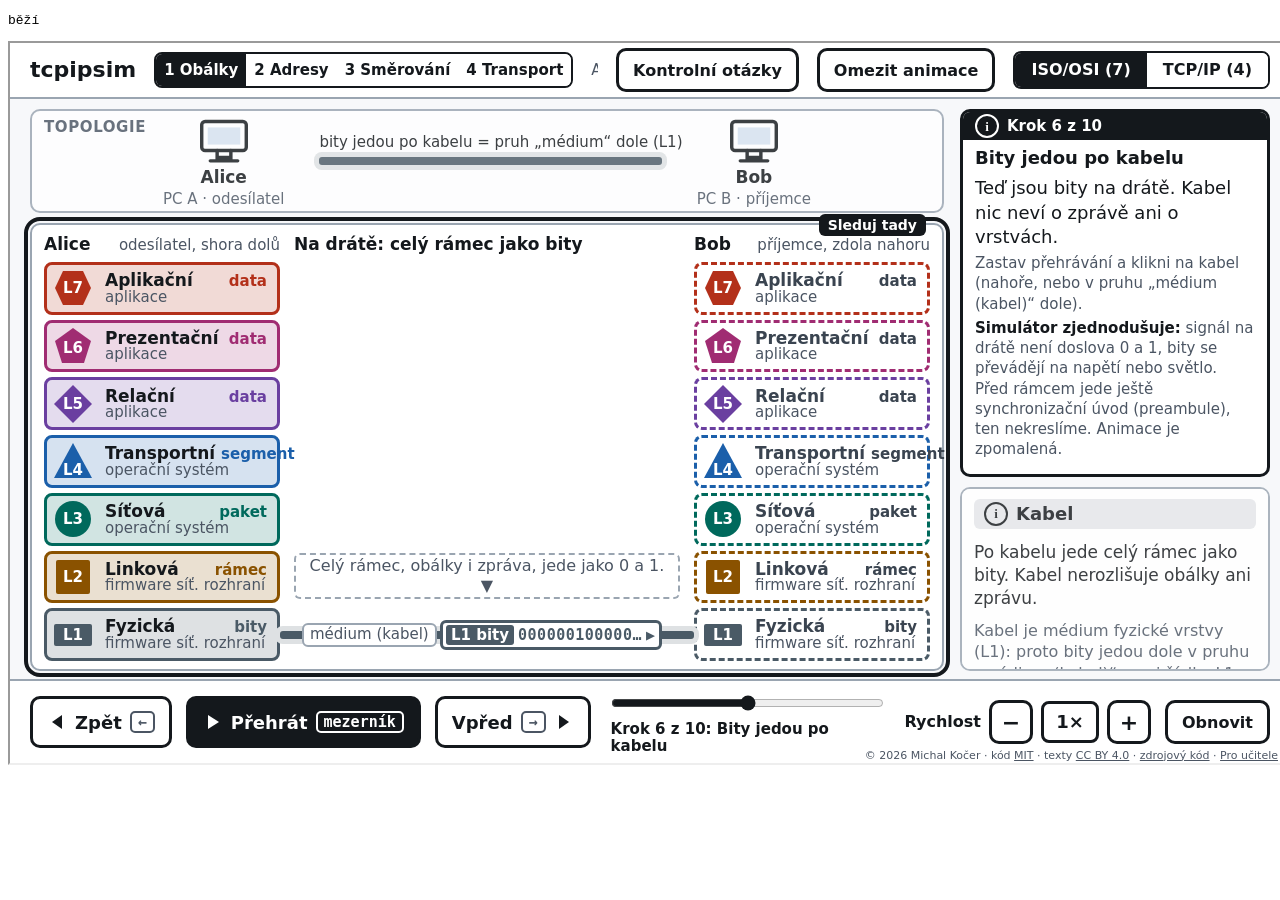
<file: tests/browser/interact.html>
<!doctype html>
<meta charset="utf-8">
<title>tcpipsim: test ovládání v prohlížeči</title>
<!-- Spouští tests/run_all.sh (headless Chromium, --dump-dom). Načte simulátor v iframe,
     projde ovládání a výsledek zapíše do #result (data-result="OK" | "FAIL"). -->
<pre id="result" data-result="RUNNING">běží</pre>
<iframe id="f" src="../../index.html#k=8b&m=tcpip" width="1280" height="720"></iframe>
<script>
const log = [];
let failed = 0;
const check = (ok, what) => { log.push(`${ok ? 'ok  ' : 'FAIL'} ${what}`); if (!ok) failed++; };
const wait = (ms) => new Promise((r) => setTimeout(r, ms));
const f = document.getElementById('f');
// „U“ (rozhodnutí 38): spodní hrana bloku ve středu = spodní hrana aktivní vrstvy (±8 px)
const rect = (el) => el?.getBoundingClientRect();
function liftCheck(d, what) {
  const fl = rect(d.querySelector('#nest .float'));
  const act = rect(d.querySelector('.stack .row.active'));
  const l1 = rect(d.querySelector('#stack-sender .row:last-child'));
  check(fl && act && Math.abs(fl.bottom - act.bottom) <= 8 && fl.bottom <= l1.top + 2,
    `${what}: blok končí u aktivní vrstvy (blok ${Math.round(fl?.bottom)}, vrstva ${Math.round(act?.bottom)}, L1 od ${Math.round(l1?.top)})`);
}

// Odkazové čipy (rozhodnutí 56c): v krocích `ks` je aspoň jeden čip, každý má aria-label, najetí
// zvýrazní cíl a cíl existuje (pole rentgenu se po kliku vybere, terminál se otevře).
async function chipCheck(fr, lvl, ks) {
  for (const k of ks) {
    fr.contentWindow.location.hash = `#u=${lvl}&k=${k}&m=osi`;
    await wait(200);
    const d = fr.contentDocument, w = fr.contentWindow;
    const n = d.querySelectorAll('#explain .tchip').length;
    check(n > 0, `úroveň ${lvl}, krok ${k}: v textu je odkazový čip (${n})`);
    for (let i = 0; i < n; i++) {
      const c = d.querySelectorAll('#explain .tchip')[i];
      const kind = c.dataset.chip, t = c.dataset.chipTarget, what = `úroveň ${lvl}, krok ${k}, čip ${kind}:${t}`;
      check(c.getAttribute('aria-label')?.length > 3 && c.textContent.trim().startsWith('→'), `${what}: „→ …“ s aria-label`);
      c.dispatchEvent(new w.MouseEvent('mouseover', { bubbles: true }));
      check(d.querySelectorAll('.chip-hl').length > 0, `${what}: najetí zvýrazní cíl`);
      c.dispatchEvent(new w.MouseEvent('mouseout', { bubbles: true }));
      check(!d.querySelector('.chip-hl'), `${what}: odjetí zvýraznění zruší`);
      if (kind === 'rentgen' && /^[a-z]+\.[a-z_]+$/.test(t)) {
        c.click();
        check(d.querySelector(`#info tr.selected[data-field="${t}"]`), `${what}: klik vybere pole v rentgenu`);
      } else if (kind === 'rentgen') {
        check(d.querySelector(`#info [data-target="${t}"]`), `${what}: karta v pravém panelu existuje`);
      } else if (kind === 'topo') {
        check(d.querySelector(`.left .topo [data-target="${t}"], .left .topo [data-node="${t}"]`), `${what}: prvek topologie existuje`);
      } else {
        c.click();
        check(!d.getElementById('termwin').hidden, `${what}: klik otevře terminál`);
        d.getElementById('term-input')?.dispatchEvent(new w.KeyboardEvent('keydown', { key: 'Escape', bubbles: true }));
      }
    }
  }
}

// 720p: popisky se nepřekrývají (štítek uzlu × štítek sítě, ARP × brána, karty PC, řádek L4,
// role sloupce × „Teď Bob“ a její zkrácení). Měří getBoundingClientRect, iframe je 1280×720.
const overlap = (a, b) => { const x = rect(a), y = rect(b); return Math.min(x.right, y.right) - Math.max(x.left, y.left) > 1 && Math.min(x.bottom, y.bottom) - Math.max(x.top, y.top) > 1; };
function layoutCheck(d, what) {
  const bad = [];
  for (const p of d.querySelectorAll('.pc3 > .pill')) for (const nl of d.querySelectorAll('.netlab')) if (overlap(p, nl)) bad.push(`štítek „${p.textContent}“ × síť`);
  for (const c of d.querySelectorAll('.pc3')) {
    const a = c.querySelector('.arp3 .al'), g = c.querySelector('.gw');
    if (a && g && overlap(a, g)) bad.push(`ARP × brána (${c.className})`);
  }
  const cards = [...d.querySelectorAll('.pc3')], lg = d.querySelector('.t3 + .legend');
  cards.forEach((a, i) => { cards.slice(i + 1).forEach((b) => { if (overlap(a, b)) bad.push('karty PC se překrývají'); }); if (lg && overlap(a, lg)) bad.push('karta PC × legenda'); });
  for (const row of d.querySelectorAll('.row[data-layer="L4"], .row[data-layer="transport"]')) {
    const nm = row.querySelector('.l1 > span'), pdu = row.querySelector('.pdu'), sk = row.querySelector('.skipmark');
    if (nm && pdu && rect(pdu).width && (overlap(nm, pdu) || rect(pdu).bottom > rect(row).bottom + 1)) bad.push('řádek L4: název × PDU / přetéká');
    if (sk && rect(sk).width && [nm, pdu].some((x) => x && rect(x).width && overlap(x, sk))) bad.push('řádek L4: „bez portů“ × název');
  }
  for (const id of ['sender-role', 'receiver-role']) {
    const r = d.getElementById(id);
    if (r.scrollWidth > r.clientWidth + 1) bad.push(`${id} zkrácená (${r.scrollWidth} > ${r.clientWidth})`);
  }
  const now = d.getElementById('receiver-now');
  if (now && !now.hidden && overlap(d.getElementById('receiver-role'), now)) bad.push('role × Teď Bob');
  check(!bad.length, `${what} (1280×720): popisky bez překryvů${bad.length ? `: ${bad.join('; ')}` : ''}`);
}

f.onload = async () => {
  f.onload = null;     // přepnutí úrovně iframe načte znovu, test běží jen jednou
  try {
    await wait(300);
    const d = f.contentDocument, w = f.contentWindow, root = d.documentElement;
    const $ = (s) => d.querySelector(s);
    const key = (k, target = d.body) => target.dispatchEvent(new w.KeyboardEvent('keydown', { key: k, bubbles: true }));
    const label = () => $('#prog-label').textContent;
    const playText = () => $('#btn-play').textContent;
    const infoTitle = () => $('#info h3')?.textContent ?? '';

    check(root.dataset.step === '9' && root.dataset.model === 'tcpip', `adresa #k=8b&m=tcpip otevře krok 8b v TCP/IP (${label()})`);
    check(label().startsWith('Krok 8b z 10'), 'popisek kroku 8b');
    check($('#term').hidden, 'terminál je na úrovni 1 skrytý');
    check(infoTitle() === 'Detail', `prázdný panel se jmenuje Detail (${infoTitle()})`);

    // kritický nález: vrstva v panelu + přepnutí modelu
    $('#stack-sender [data-layer="transport"]').click();
    check(infoTitle().startsWith('Co dělá L4'), `klik na vrstvu (${infoTitle()})`);
    key('t');
    check(root.dataset.model === 'osi' && infoTitle().startsWith('Co dělá L4'), `T přepne model a panel zůstane (${infoTitle()})`);
    $('#stack-sender [data-layer="L6"]').click();
    key('t');
    check(infoTitle().startsWith('Co dělá L5-7'), `L6 -> aplikační vrstva TCP/IP (${infoTitle()})`);
    check(!root.dataset.errors, 'bez chyby po přepnutí modelu');

    // obálka: tlačítko je štítek
    check(!d.querySelector('#nest [role="button"]'), 'žádné role=button v obálkách');
    $('#nest button.lab[data-env="udp"]').click();
    check(infoTitle().startsWith('Obálka'), `klik na štítek obálky (${infoTitle()})`);

    // adresa se aktualizuje při krokování
    key('ArrowRight');
    await wait(50);
    check(w.location.hash === '#k=8c&m=tcpip', `krok vpřed přepíše adresu (${w.location.hash})`);
    w.location.hash = '#k=4&m=osi';
    await wait(200);
    check(root.dataset.step === '4' && root.dataset.model === 'osi', `změna adresy (hashchange) přepne krok i model (${label()})`);
    check(label().includes('Obálka linkové vrstvy'), `titul kroku 4 v ISO/OSI (${label()})`);
    liftCheck(d, 'úroveň 1, krok 4 (L2 Alice)');
    w.location.hash = '#k=8b&m=osi';
    await wait(200);
    liftCheck(d, 'úroveň 1, krok 8b (L3 Bob)');
    w.location.hash = '#k=6&m=osi';
    await wait(200);
    {
      const rib = rect(d.querySelector('#medium .mrow.on .ribbon'));
      const l1s = rect(d.querySelector('#stack-sender .row:last-child')), l1r = rect(d.querySelector('#stack-receiver .row:last-child'));
      check(rib && rib.top >= l1s.top - 2 && rib.bottom <= l1s.bottom + 2 && rib.left >= l1s.right - 2 && rib.right <= l1r.left + 2,
        `úroveň 1, krok 6: bity jedou v pruhu média mezi řádky L1 (bity ${[rib?.left, rib?.right, rib?.top, rib?.bottom].map(Math.round)}, L1 ${[l1s.right, l1r.left, l1s.top, l1s.bottom].map(Math.round)})`);
      check(d.querySelector('#wire.act') && d.querySelector('#wire-cap').textContent.includes('L1'), 'kabel v topologii zvýrazněný s odkazem na L1');
      // kontrola 38, M4: klik na kabel nahoře i na kabel v pruhu dole otevře stejný detail „Kabel“
      $('#wire').click();
      await wait(50);
      const top = infoTitle() === 'Kabel' ? $('#info').innerHTML : null;
      $('#stack-sender .row:last-child').click();
      await wait(50);
      check(infoTitle() !== 'Kabel', `mezitím jiný detail (${infoTitle()})`);
      const cab = rect(d.querySelector('#medium .mrow .cable'));
      let hit = null;
      for (let x = cab.left + 4; x < cab.right - 4 && !hit; x += 6) {
        const el = d.elementFromPoint(x, cab.top + cab.height / 2);
        if (el?.matches?.('.cable.hit')) hit = el;
      }
      hit?.dispatchEvent(new w.MouseEvent('click', { bubbles: true }));
      await wait(50);
      check(top && hit && infoTitle() === 'Kabel' && $('#info').innerHTML === top,
        `klik na kabel nahoře i v pruhu dole otevře stejný detail (nahoře ${Boolean(top)}, v pruhu ${Boolean(hit)}, panel ${infoTitle()})`);
    }
    w.location.hash = '#k=4&m=osi';
    await wait(200);

    // posuvník: šipky projdou i 8a-8c (hodnota = pořadí kroku)
    const sl = $('#slider');
    check(sl.max === '12', `posuvník má 13 poloh (max ${sl.max})`);
    sl.value = '10'; sl.dispatchEvent(new w.Event('input', { bubbles: true }));
    check(label().startsWith('Krok 8c'), `posuvník na 8c (${label()})`);

    // mezerník na zaměřeném tlačítku nepřehrává
    const row = $('#stack-sender .row');
    row.focus();
    key(' ', row);
    check(playText().includes('Přehrát'), 'mezerník na tlačítku vrstvy nespustí přehrávání');
    key(' ');
    check(playText().includes('Pauza'), 'mezerník mimo tlačítko spustí přehrávání');
    key(' ');
    check(playText().includes('Přehrát') && d.body.classList.contains('frozen'), 'pauza zmrazí animaci');
    key(' ');
    $('#btn-questions').click();
    check($('#questions').open && playText().includes('Přehrát'), 'otevření otázek přehrávání zastaví');
    $('#questions').close();

    // omezit animace
    $('#btn-motion').click();
    check(d.body.classList.contains('reduce-motion') && $('#btn-motion').getAttribute('aria-pressed') === 'true', 'přepínač Omezit animace');
    $('#btn-motion').click();

    check(!root.dataset.errors, `stránka bez chyb (${root.dataset.lastError ?? ''})`);
    check(d.title === 'Obálky · TCP/IP výukový simulátor', `title úrovně 1 (${d.title})`);
    check($('.lvlseg [data-level="1"]').getAttribute('aria-pressed') === 'true', 'výběr úrovně ukazuje 1');

    // ---- úroveň 2: přepnutí výběrem v záhlaví (stránka se načte znovu) ----
    const loaded = () => new Promise((r) => f.addEventListener('load', r, { once: true }));
    let wait2 = loaded();
    $('.lvlseg [data-level="2"]').click();
    await wait2; await wait(300);
    let d2 = f.contentDocument, w2 = f.contentWindow, r2 = d2.documentElement;
    check(r2.dataset.level === '2' && r2.dataset.core === 'ok', `výběr úrovně 2 načte úroveň 2 (${w2.location.hash})`);
    check(d2.title === 'Adresy · TCP/IP výukový simulátor', `title úrovně 2 (${d2.title})`);
    wait2 = loaded();
    w2.location.hash = '#u=2&k=11&m=osi';
    await Promise.race([wait2, wait(400)]); await wait(200);
    d2 = f.contentDocument; w2 = f.contentWindow; r2 = d2.documentElement;
    const q = (s) => d2.querySelector(s);
    const lab2 = () => q('#prog-label').textContent;
    const key2 = (k, t = d2.body) => t.dispatchEvent(new w2.KeyboardEvent('keydown', { key: k, bubbles: true }));
    check(lab2().startsWith('Krok 11 z 18'), `adresa #u=2&k=11 (${lab2()})`);
    {
      // rámec ve switchi sedí na věžičce switche, jejíž řádek L2 svítí
      const fl = rect(q('#nest .float')), tw = rect(q('#medium .tower.switch'));
      check(fl && tw && fl.bottom <= tw.top + 2 && tw.top - fl.bottom < 20 && q('#medium .tower .tcell.active b')?.textContent === 'L2',
        `úroveň 2, krok 11: rámec nad switchem v L2 (blok ${Math.round(fl?.bottom)}, switch od ${Math.round(tw?.top)})`);
      check(!q('#medium .ribbon'), 'krok tipu: v pruhu média žádné bity');
    }
    check(q('.mact tbody').querySelectorAll('tr.new').length === 1, 'nový řádek MAC tabulky v kroku 11');
    check(q('#explain h3').textContent.startsWith('Otázka: '), `nadpis tipu (${q('#explain h3').textContent})`);
    check(!q('.port.out') && !q('.pill.received') && !q('.pill.dropped'), 'krok tipu nic neprozrazuje');
    check(!q('#termwin') || q('#termwin').hidden, 'terminál je zavřený');
    {
      // rozhodnutí 56: ohnisko tipu = žlutá karta s rámečkem a štítkem, ostatní panely ztlumené (ne pod 0.8)
      const ex = q('#explain'), cs = w2.getComputedStyle(ex);
      check(r2.dataset.stepFocus === 'tip' && ex.hasAttribute('data-focus') && ex.classList.contains('tip'), `krok tipu: ohnisko tip (${r2.dataset.stepFocus})`);
      check(cs.backgroundColor === 'rgb(255, 226, 138)' && parseFloat(cs.outlineWidth) >= 4, `karta tipu žlutá s rámečkem (${cs.backgroundColor}, ${cs.outlineWidth})`);
      check(w2.getComputedStyle(q('#explain > .stepno'), '::after').content.includes('Sleduj tady'), 'štítek Sleduj tady v záhlaví tipu');
      check(q('#explain > .stepno').getBoundingClientRect().height <= 34, `záhlaví karty na jeden řádek (${Math.round(q('#explain > .stepno').getBoundingClientRect().height)} px)`);
      const op = +w2.getComputedStyle(q('.left .topo')).opacity;
      check(op >= 0.8 && op < 1 && +w2.getComputedStyle(q('#info')).opacity < 1, `ostatní panely mírně ztlumené (${op})`);
      check(ex.scrollWidth <= ex.clientWidth + 1, 'karta tipu nepřetéká do šířky');
    }
    // předpověď: klik na port, Potvrdit tip, vyhodnocení
    q('.port[data-pick="Fa0/2"]').click();
    check(q('.port[data-pick="Fa0/2"]').getAttribute('aria-pressed') === 'true', 'klik na port = tip');
    check(q('#fwd-label').textContent === 'Potvrdit tip', `Vpřed se jmenuje Potvrdit tip (${q('#fwd-label').textContent})`);
    q('#btn-fwd').click();
    await wait(50);
    check(lab2().startsWith('Krok 12'), `potvrzení tipu = krok 12 (${lab2()})`);
    check([...d2.querySelectorAll('.evalline')].some((x) => x.textContent.includes('Tvůj tip: Fa0/2. Skutečnost: Fa0/2 i Fa0/3. Nesedí: Bobovu MAC')), 'vyhodnocení tipu s důvodem');
    check(q('.port.tip.out')?.textContent.includes('Fa0/2'), 'krok vyhodnocení: port s tipem má štítek tip');
    check(w2.location.hash === '#u=2&k=12&m=osi', `adresa nese úroveň (${w2.location.hash})`);
    // krok vzad vrátí tabulku
    key2('ArrowLeft'); key2('ArrowLeft');
    check(q('.mact tbody tr.empty') !== null, `krok 10: prázdná MAC tabulka (${lab2()})`);
    key2('ArrowRight'); key2('ArrowRight');
    const mt13 = q('.mact tbody').querySelectorAll('tr').length;
    // přehrávání se na tipu zastaví (krok 13 = tip, rozhodnutí 31)
    key2(' ');
    await wait(4600);
    check(lab2().startsWith('Krok 13') && q('#btn-play').textContent.includes('Přehrát'), `přehrávání zastavilo na tipu (${lab2()})`);
    // „U“ na úrovni 2: rámec u L2 Alice, paket u L3 Boba, bity v úseku za hubem nezasahují do L1 Boba
    for (const [hash, what] of [['#u=2&k=4&m=osi', 'krok 4 (L2 Alice)'], ['#u=2&k=8b&m=osi', 'krok 8b (L3 Bob)']]) {
      w2.location.hash = hash;
      await wait(200);
      liftCheck(d2, `úroveň 2, ${what}`);
    }
    w2.location.hash = '#u=2&k=6&m=osi';
    await wait(200);
    {
      const rib = rect(q('#medium .ribbon')), l1r = rect(q('#stack-receiver .row:last-child')), tw = rect(q('#medium .tower.hub'));
      check(rib && tw && rib.left >= tw.right - 2 && rib.right <= l1r.left + 2, `úroveň 2, krok 6: bity za hubem se vejdou před L1 Boba (${Math.round(rib?.right)} ≤ ${Math.round(l1r?.left)})`);
    }
    // dvojice ve výtahu: klik na Cyrila (krok 7, rámec u příjemců)
    w2.location.hash = '#u=2&k=7&m=osi';
    await wait(200);
    q('.pcbtn[data-node="PC3"]').click();
    check(q('#receiver-name').textContent === 'Cyril', 'klik na Cyrila přepne příjemce ve výtahu');
    check(q('.pc.slot-rbot').classList.contains('pair'), 'Cyril má dvojitý obrys');
    // ruční volba příjemce platí jen v kroku, kde se kliklo (Michal: po kliknutí na Cyrila se dál „rozbalovalo“ u Cyrila)
    q('#btn-fwd').click();
    await wait(200);
    check(q('#receiver-name').textContent === 'Bob', `krok 8 po kliknutí na Cyrila v kroku 7 ukazuje Boba (${q('#receiver-name').textContent})`);
    w2.location.hash = '#u=2&k=7&m=osi';
    await wait(200);
    q('.pcbtn[data-node="PC3"]').click();
    // rentgen: buňka štítku a klávesy čísel polí (i dvouciferné, i při zaměřeném posuvníku)
    q('#nest .acell[data-field="eth.src"]')?.click();
    check(q('#info tr.selected')?.dataset.field === 'eth.src', 'klik na buňku štítku vybere pole v rentgenu');
    check(q('#nest .acell.selected')?.dataset.field === 'eth.src', 'buňka štítku má obrys vybraného pole');
    key2('1');
    check(q('#info tr.selected')?.dataset.field === 'eth.dst', 'klávesa 1 = pole 1');
    const sl2 = q('#slider');
    sl2.focus();
    key2('r', sl2);
    check(q('#info .xtab.on')?.dataset.xtab === 'ipv4', 'R přepne záložku rentgenu i na zaměřeném posuvníku');
    key2('1', sl2); key2('2', sl2);
    check(q('#info tr.selected')?.dataset.field === 'ip.src', `klávesy 1 a 2 = pole 12 (${q('#info tr.selected')?.dataset.field})`);
    const row4 = q('#info tr[data-field="ip.ttl"]') ?? q('#info tr[data-field="ip.dst"]');
    row4.focus();
    key2('Enter', row4);
    check(q('#info tr.selected')?.dataset.field === row4.dataset.field, 'Enter na řádku rentgenu vybere pole');
    key2('Escape');
    // terminál switche (krok 12, jeden naučený záznam)
    w2.location.hash = '#u=2&k=12&m=osi';
    await wait(200);
    check(mt13 === 1, `krok 12: jeden řádek MAC tabulky (${mt13})`);
    q('.devhead[data-node="SW1"]').click();
    q('[data-term="SW1"]').click();
    check(!q('#termwin').hidden && q('#termwin').classList.contains('ios'), 'terminál switche (Cisco IOS)');
    await wait(20);
    check(q('#termwin').hasAttribute('data-focus') || r2.dataset.stepFocus !== 'terminal', `otevřený terminál převezme ohnisko vrstev (${r2.dataset.stepFocus})`);
    const inp = q('#term-input');
    inp.value = 'sh mac add';
    inp.dispatchEvent(new w2.KeyboardEvent('keydown', { key: 'Enter', bubbles: true }));
    check(q('#term-body').textContent.includes('Total Mac Addresses for this criterion: 1'), 'show mac address-table v terminálu');
    check(lab2().startsWith('Krok 12'), `psaní v terminálu nekrokuje (${lab2()})`);
    q('#term-input').dispatchEvent(new w2.KeyboardEvent('keydown', { key: 'Escape', bubbles: true }));
    check(q('#termwin').hidden, 'Esc zavře terminál');
    // Spustit za mě (krok 1, ipconfig /all na Alici)
    w2.location.hash = '#u=2&k=1&m=osi';
    await wait(200);
    q('[data-run="PC1"]').click();
    check(q('#term-body').textContent.includes('02-00-00-00-00-01'), 'Spustit za mě: ipconfig /all');
    // Obnovit: výpisy terminálu pryč, historie příkazů (šipka nahoru) zůstává
    q('#btn-reset').click();
    w2.location.hash = '#u=2&k=1&m=osi';
    await wait(200);
    q('.pcbtn[data-node="PC1"]').click();
    q('[data-term="PC1"]').click();
    check(!q('#term-body').textContent.includes('02-00-00-00-00-01'), 'Obnovit smaže výpisy terminálu');
    const inp2 = q('#term-input');
    inp2.dispatchEvent(new w2.KeyboardEvent('keydown', { key: 'ArrowUp', bubbles: true }));
    check(q('#term-input').value === 'ipconfig /all', `historie příkazů zůstala (${q('#term-input').value})`);
    // rozhodnutí 56c: odkazové čipy; 720p: rozvržení i se štítkem „Teď Bob“ (krok 8 po zahození u Cyrila)
    await chipCheck(f, 2, ['4', '11', '15']);
    for (const k of ['2', '7', '13', '8']) { w2.location.hash = `#u=2&k=${k}&m=osi`; await wait(200); layoutCheck(d2, `úroveň 2, krok ${k}`); }
    check(!q('#receiver-now').hidden, `krok 8: štítek „${q('#receiver-now').textContent}“ je vidět (měřeno i s ním)`);
    check(!r2.dataset.errors, `úroveň 2 bez chyb (${r2.dataset.lastError ?? ''})`);

    // ---- úroveň 3: výběr v záhlaví, tip, části A–D, Oprav bránu, terminál Windows a IOS ----
    let wait3 = loaded();
    q('.lvlseg [data-level="3"]').click();
    await wait3; await wait(300);
    const d3 = f.contentDocument, w3 = f.contentWindow, r3 = d3.documentElement;
    const q3 = (s) => d3.querySelector(s);
    const key3 = (k, t = d3.body) => t.dispatchEvent(new w3.KeyboardEvent('keydown', { key: k, bubbles: true }));
    const lab3 = () => q3('#prog-label').textContent;
    check(r3.dataset.level === '3' && r3.dataset.core === 'ok', `výběr úrovně 3 načte úroveň 3 (${w3.location.hash})`);
    check(d3.title === 'Směrování · TCP/IP výukový simulátor', `title úrovně 3 (${d3.title})`);
    check(lab3().startsWith('Krok 0 z 25'), `úroveň 3 má kroky 0–25 (${lab3()})`);
    // tip v kroku 5 (ARP): nic neprozradí, Vpřed = Potvrdit tip, vyhodnocení v kroku 6
    w3.location.hash = '#u=3&k=5&m=osi';
    await wait(250);
    check(q3('#explain h3').textContent.startsWith('Otázka:'), 'krok 5: nadpis Otázka');
    check(r3.dataset.stepFocus === 'tip' && q3('#explain').hasAttribute('data-focus'), 'krok 5: ohnisko tip');
    check(q3('#explain > .stephead').getBoundingClientRect().height <= 36, `krok 5: záhlaví s částmi A–D na jeden řádek (${Math.round(q3('#explain > .stephead').getBoundingClientRect().height)} px)`);
    check(!q3('.sw3 .decision'), 'tip: switch ještě nerozhodl');
    q3('#explain [data-pick="Cyril"]').click();
    q3('#explain [data-pick="R1 (Gi0/0)"]').click();
    check(q3('#fwd-label').textContent === 'Potvrdit tip', `Vpřed = Potvrdit tip (${q3('#fwd-label').textContent})`);
    key3('ArrowRight');
    await wait(250);
    check(lab3().startsWith('Krok 6 z 25') && q3('#explain .evalline')?.textContent.includes('Sedí'), `krok 6 vyhodnotí tip (${q3('#explain .evalline')?.textContent})`);
    // věž routeru v pruhu média do L3 (rozhodnutí 48)
    w3.location.hash = '#u=3&k=9&m=osi';
    await wait(250);
    check(r3.dataset.stepFocus === 'rentgen' && q3('#info').hasAttribute('data-focus') && q3('#info > h3').textContent.startsWith('Rentgen'), `krok 9 (pole rentgenu): ohnisko rentgen (${r3.dataset.stepFocus})`);
    check(q3('.tower3.router .tcell.active') && q3('.tower3.router').textContent.includes('Síťová'), 'krok 9: R1 v pruhu média, aktivní L3');
    const fl3 = rect(q3('#nest .float')), tw3 = rect(q3('.tower3.router'));
    check(fl3 && tw3 && fl3.bottom <= tw3.top + 4, `blok sedí na věži routeru (${Math.round(fl3?.bottom)} <= ${Math.round(tw3?.top)})`);
    check(q3('.rt3 tr.hit')?.textContent.includes('192.168.2.0/24'), 'směrovací tabulka R1: vybraný řádek');
    // skok na začátek části C
    d3.querySelectorAll('[data-part]')[2].click();
    await wait(150);
    check(lab3().startsWith('Krok 18 z 25'), `část C začíná krokem 18 (${lab3()})`);
    // část D (rozhodnutí 51): tip bez tlačítka opravy a bez brány v topologii, oprava až po vyhodnocení
    w3.location.hash = '#u=3&k=22a&m=osi';
    await wait(250);
    check(!q3('[data-fix]') && !q3('.pc3.a-PC1 .gw'), 'krok 22a: žádné Oprav bránu, brána Alice skrytá');
    q3('#explain [data-pick="brána"]').click();
    key3('ArrowRight');
    await wait(250);
    check(lab3().startsWith('Krok 22b') && q3('#explain .evalline')?.textContent.includes('Sedí'), `22b vyhodnotí tip (${lab3()})`);
    check(q3('#fwd-label').textContent === 'Oprav bránu', `Vpřed = Oprav bránu (${q3('#fwd-label').textContent})`);
    q3('[data-fix]').click();
    await wait(250);
    check(lab3().startsWith('Krok 22c') && q3('.pc3.a-PC1 .gw').textContent.includes('192.168.1.1'), `Oprav bránu nastaví bránu (${lab3()})`);
    // rozhodnutí 52: u odesílatele blok sedí u aktivní vrstvy
    w3.location.hash = '#u=3&k=3&m=osi';
    await wait(250);
    liftCheck(d3, 'úroveň 3 krok 3 (Alice L3)');
    // terminál Windows: živý ping se doplňuje krokováním
    w3.location.hash = '#u=3&k=3&m=osi';
    await wait(250);
    q3('[data-run="PC1"]').click();
    check(q3('#term-body').textContent.includes('Pinging 192.168.2.20') && !q3('#term-body').textContent.includes('Reply from'), 'krok 3: ping běží, odpověď ještě není');
    w3.location.hash = '#u=3&k=14&m=osi';
    await wait(250);
    check((q3('#term-body').textContent.match(/TTL=127/g) ?? []).length === 4, 'krok 14: 4× Reply TTL=127 ve stejném výpisu');
    key3('Escape', q3('#term-input'));
    // IOS: R1>, enable, show ip route, traceroute odmítnut
    q3('[data-node="R1"]').click();
    q3('[data-term="R1"]').click();
    const inp3 = q3('#term-input');
    check(q3('#termwin .prompt:last-of-type')?.textContent === 'R1>', 'konzole R1 začíná v R1>');
    inp3.value = 'enable'; inp3.dispatchEvent(new w3.KeyboardEvent('keydown', { key: 'Enter', bubbles: true }));
    const inp4 = q3('#term-input');
    inp4.value = 'traceroute 192.168.2.20'; inp4.dispatchEvent(new w3.KeyboardEvent('keydown', { key: 'Enter', bubbles: true }));
    check(q3('#term-body').textContent.includes('R1#traceroute') && q3('#term-body').textContent.includes('tracert na PC'), 'enable -> R1#, traceroute odmítnut');
    key3('Escape', q3('#term-input'));
    await chipCheck(f, 3, ['2', '9', '12', '13', '14', '15', '17', '19']);
    for (const m of ['osi', 'tcpip']) for (const k of ['3', '7', '9', '17', '25']) { w3.location.hash = `#u=3&k=${k}&m=${m}`; await wait(200); layoutCheck(d3, `úroveň 3, krok ${k}, ${m}`); }
    check(!r3.dataset.errors, `úroveň 3 bez chyb (${r3.dataset.lastError ?? ''})`);

    // ---------- úroveň 4 „Transport a aplikace“ (ui.md kap. 14) ----------
    const wait4 = loaded();
    q3('.lvlseg [data-level="4"]').click();
    await wait4; await wait(400);
    const d4 = f.contentDocument, w4 = f.contentWindow, r4 = d4.documentElement;
    const q4 = (s) => d4.querySelector(s);
    const lab4 = () => q4('#prog-label').textContent;
    check(r4.dataset.level === '4' && r4.dataset.core === 'ok', 'výběr úrovně 4 načte úroveň 4');
    check(d4.title === 'Transport a aplikace · TCP/IP výukový simulátor', `title úrovně 4 (${d4.title})`);
    check(d4.querySelectorAll('.t4 [data-node]').length >= 6 && q4('.t4 [data-node="SRV1"]') && q4('.t4 [data-node="SW2"]'), 'topologie má SW2 a SRV1');
    // obálka L4: příznaky a relativní čísla; karta Spojení se stavy obou stran
    w4.location.hash = '#u=4&k=8&m=osi';
    await wait(300);
    check(lab4().startsWith('Krok 8 z 31'), `adresa #u=4&k=8 (${lab4()})`);
    check(q4('#nest .b4 .flags4')?.textContent === 'SYN, ACK' && q4('#nest .b4').textContent.includes('ack 1'), 'obálka L4: SYN, ACK a ack 1');
    check(q4('#info .conn4') && q4('#info .conn4').textContent.includes('ESTABLISHED') && q4('#info .conn4').textContent.includes('SYN_RECEIVED'), 'karta Spojení: stavy obou stran');
    check(q4('#info tr.selected[data-field="tcp.ack"]'), 'rentgen TCP: vybrané pole ack');
    // karta Spojení se vejde do šířky panelu (žádná vodorovná přetečení tabulek)
    const over = [...d4.querySelectorAll('#info .ct4')].filter((t) => t.scrollWidth > t.parentElement.clientWidth + 1);
    check(!over.length, `tabulky karet se vejdou (${over.map((t) => `${t.scrollWidth}>${t.parentElement.clientWidth} ${[...t.querySelectorAll('td')].filter((c) => c.scrollWidth > c.clientWidth + 1).map((c) => c.textContent).join('|')}`).join('; ')})`);
    // tip 13: odpověď (ack 250) nikde na obrazovce
    w4.location.hash = '#u=4&k=13&m=osi';
    await wait(300);
    check(q4('#fwd-label').textContent !== 'Potvrdit tip' && !q4('#nest').textContent.includes('250') && !q4('#explain').textContent.includes('ack 250'), 'tip 13 neprozradí ack 250');
    q4('#explain [data-pick="250"]').click();
    await wait(100);
    check(q4('#fwd-label').textContent === 'Potvrdit tip', 'výběr tipu: Vpřed = Potvrdit tip');
    q4('#btn-fwd').click();
    await wait(300);
    check(lab4().startsWith('Krok 14') && q4('#explain .evalline')?.textContent.includes('Sedí'), `krok 14 vyhodnotí tip (${lab4()})`);
    // karta tipu (student, 720p): volby celé, bez posuvníku; otázka jen jednou; tlačítka částí A–F se vejdou
    for (const k of ['2', '6', '19', '23', '28']) {
      w4.location.hash = `#u=4&k=${k}&m=osi`;
      await wait(250);
      const ex = q4('#explain'), btns = [...d4.querySelectorAll('#explain .predict .btn')];
      const cut = btns.filter((b) => rect(b).bottom > rect(ex).bottom + 1 || rect(b).right > rect(ex).right + 1 || rect(b).bottom > w4.innerHeight);
      check(btns.length && !cut.length && ex.scrollHeight <= ex.clientHeight + 1 && ex.scrollWidth <= ex.clientWidth + 1, `tip ${k}: volby vidět bez posunu (${cut.length} useknuto)`);
      check((ex.textContent.match(/Otázka:/g) ?? []).length === 1, `tip ${k}: „Otázka:“ jen jednou`);
      const pb = [...d4.querySelectorAll('#explain .pbtn')].filter((b) => rect(b).right > rect(ex).right - 1);
      check(!pb.length, `tip ${k}: tlačítka částí se vejdou`);
    }
    // terminál: netstat -an na Alici, ss -tuln na SRV1 (Linux), ztráta v kroku 27
    w4.location.hash = '#u=4&k=10&m=osi';
    await wait(300);
    q4('[data-run="PC1"]').click();
    check(q4('#term-body').textContent.includes('ESTABLISHED'), 'krok 10: netstat -an ukáže ESTABLISHED');
    q4('#term-input').dispatchEvent(new w4.KeyboardEvent('keydown', { key: 'Escape', bubbles: true }));
    w4.location.hash = '#u=4&k=1&m=osi';
    await wait(300);
    q4('[data-run="SRV1"]').click();
    check(q4('#termwin.linux') && q4('#term-body').textContent.includes('LISTEN') && q4('#termwin .prompt')?.textContent === 'student@srv1:~$', 'SRV1: Linux, ss -tuln');
    q4('#term-input').dispatchEvent(new w4.KeyboardEvent('keydown', { key: 'Escape', bubbles: true }));
    w4.location.hash = '#u=4&k=27&m=osi';
    await wait(300);
    check(q4('.t4 .ftag3.lost'), 'krok 27: kabel ukazuje ztracený segment');
    w4.location.hash = '#u=4&k=31a&m=osi';
    await wait(300);
    check(q4('.t4 .ftag3.lost'), 'krok 31a: ztracený DNS dotaz má křížek na kabelu');
    w4.location.hash = '#u=4&k=3&m=osi';
    await wait(300);
    check(d4.querySelectorAll('.t4 .ftag3').length === 1, `krok 3: v topologii jen aktuální úsek (${d4.querySelectorAll('.t4 .ftag3').length})`);
    for (const m of ['osi', 'tcpip']) for (const k of ['3', '7', '12', '18', '22a', '24', '29']) { w4.location.hash = `#u=4&k=${k}&m=${m}`; await wait(200); layoutCheck(d4, `úroveň 4, krok ${k}, ${m}`); }
    // topologie: IP adresy v kartách se vejdou (nejsou useknuté)
    const cut = [...d4.querySelectorAll('.t4 .ip, .t4 .if3 .mono')].filter((x) => x.scrollWidth > x.clientWidth + 1 || rect(x).right > rect(x.closest('.pc3, .if3')).right + 1);
    check(!cut.length, `topologie 4: IP adresy se vejdou (${cut.length})`);
    check(!r4.dataset.errors, `úroveň 4 bez chyb (${r4.dataset.lastError ?? ''})`);

    // ---------- modelové situace (úlohy, ui.md kap. 15): dialog IPv4, kabel, Zkontrolovat ----------
    check(q4('#tmenu-list a[href="#uloha=4"]'), 'menu Úlohy obsahuje úlohu 4');
    check(q4('#tmenu').hidden, 'rozh. 70: bez odkazu na úlohy je menu Úlohy skryté');
    let waitT = loaded();
    w4.location.hash = '#uloha=4';
    await waitT; await wait(400);
    let dt = f.contentDocument, wt = f.contentWindow;
    let qt = (s) => dt.querySelector(s);
    const typeT = (line) => { const i = qt('#term-input'); i.value = line; i.dispatchEvent(new wt.KeyboardEvent('keydown', { key: 'Enter', bubbles: true })); };
    check(dt.documentElement.dataset.core === 'ok' && dt.title.startsWith('Úloha 4'), `úloha 4: režim úloh (${dt.title})`);
    check(!qt('#tmenu').hidden, 'rozh. 70: po odkazu #uloha=4 je menu Úlohy vidět');
    qt('#t-check').click();
    check(qt('.tres.fail') && /DHCP/.test(qt('.tres').textContent), 'úloha 4: výchozí stav nefunguje (APIPA)');
    typeT('ipconfig');
    check(/Autoconfiguration IPv4 Address/.test(qt('#term-body').textContent), 'úloha 4: ipconfig ukáže APIPA');
    qt('[data-act="ipv4"]').click();
    const dlg = dt.getElementById('tdlg');
    check(dlg.open && dlg.querySelector('#f-ip').disabled, 'dialog IPv4 otevřen, pole zašedlá (DHCP)');
    dlg.querySelector('input[name=mode][value=static]').click();
    const fill = (id, v) => { const el = dlg.querySelector(id); el.value = v; el.dispatchEvent(new wt.FocusEvent('focusout', { bubbles: true })); };
    fill('#f-ip', '192.168.1.300');
    qt('#dlg-ok').click();
    check(dlg.open && /300/.test(qt('#dlg-msg').textContent), 'dialog: oktet 300 odmítne');
    fill('#f-ip', '192.168.1.10');
    dlg.querySelector('#f-mask').value = '';
    fill('#f-ip', '192.168.1.10');
    check(dlg.querySelector('#f-mask').value === '255.255.255.0', 'dialog: maska předvyplněná podle třídy');
    fill('#f-gw', '192.168.2.1'); fill('#f-dns1', '192.168.2.10');
    qt('#dlg-ok').click();
    check(dlg.open && qt('#dlg-yes'), 'dialog: brána mimo síť = varování Ano / Ne');
    qt('#dlg-no').click();
    fill('#f-gw', '192.168.1.1');
    qt('#dlg-ok').click();
    check(!dlg.open, 'dialog: správné hodnoty uloží');
    typeT('ipconfig /all');
    check(/IPv4 Address[ .]+: 192\.168\.1\.10/.test(qt('#term-body').textContent), 'úloha 4: ipconfig /all ukáže novou IP');
    typeT('ping 192.168.1.1');
    check(qt('#info [data-frame]'), 'rentgen: zachycené rámce pingu');
    qt('#info [data-frame="0"]').click();
    check(qt('#info .xt') && qt('#info[data-focus]'), 'rentgen: klik na rámec ukáže pole hlaviček (ohnisko rentgen)');
    qt('[data-hint="0"]').click();
    check(dt.querySelectorAll('.thint.open').length === 1 && qt('[data-hint="2"]').disabled, 'nápovědy: první otevřená, třetí zamčená');
    qt('#t-check').click();
    check(qt('.tres.ok') && qt('#tcard[data-focus]'), 'úloha 4: po nastavení funguje');
    check(!dt.documentElement.dataset.errors, `úloha 4 bez chyb (${dt.documentElement.dataset.lastError ?? ''})`);
    waitT = loaded();
    wt.location.hash = '#uloha=1';
    await waitT; await wait(400);
    dt = f.contentDocument; wt = f.contentWindow;
    qt = (s) => dt.querySelector(s);
    check(qt('[data-cable="L1"].off'), 'úloha 1: kabel Alice vytažený');
    qt('[data-cable="L1"]').click();
    check(!qt('[data-cable="L1"].off'), 'úloha 1: klik kabel zapojí');
    qt('#t-check').click();
    check(qt('.tres.ok'), 'úloha 1: po zapojení funguje');
    waitT = loaded();
    wt.location.hash = '#uloha=13&seed=1';
    await waitT; await wait(400);
    dt = f.contentDocument; wt = f.contentWindow;
    qt = (s) => dt.querySelector(s);
    check(qt('#t-layer') && /číslo\s*1/.test(qt('.tseed').textContent), 'úloha 13: seed v zadání, výběr vrstvy');
    qt('#t-check').click();
    check(qt('.tres.fail'), 'úloha 13 seed 1: nefunguje');
    check(!dt.documentElement.dataset.errors, `úlohy bez chyb (${dt.documentElement.dataset.lastError ?? ''})`);
  } catch (e) {
    check(false, `výjimka: ${e}`);
  }
  const out = document.getElementById('result');
  out.textContent = log.join('\n');
  out.dataset.result = failed ? 'FAIL' : 'OK';
};
</script>
</file>
<file: css/app.css>
/* tcpipsim: vzhled podle docs/ui.md (paleta kreativce, světlé téma pro projektor). */
:root {
  --bg: #F7F8FA; --panel: #FFFFFF; --ink: #14181C; --muted: #4B5563; --line: #9AA5B1; --focus: #0B57D0;
  --wait-ink: #3A4450;
  --L1: #4A5A66; --L1t: #DEE1E3;
  --L2: #8A5200; --L2t: #EAE0D1;
  --L3: #00695C; --L3t: #D1E4E2;
  --L4: #1B5FAA; --L4t: #D6E2F0;
  --L5: #6A3FA0; --L5t: #E4DCEE;
  --L6: #A02C72; --L6t: #EED9E6;
  --L7: #B3301A; --L7t: #F1DAD6;
  --font: system-ui, -apple-system, "Segoe UI", Roboto, "Helvetica Neue", Arial, sans-serif;
  --mono: ui-monospace, Consolas, "Cascadia Mono", "DejaVu Sans Mono", monospace;
  --k: 1;                 /* násobek délky animací = 1 / rychlost */
  --row-h: 55px;
  --topo-h: 150px;
  --core-h: 96px;
  --side-w: 262px;
  --aside-w: 340px;
}
* { box-sizing: border-box; }
html, body { margin: 0; height: 100%; }
body {
  background: var(--bg); color: var(--ink); font: 18px/1.35 var(--font);
  display: grid; grid-template-rows: 56px minmax(0, 1fr) 84px; grid-template-columns: minmax(0, 1fr); height: 100vh; overflow: hidden;
}
button { font: inherit; color: inherit; }
:focus-visible { outline: 3px solid var(--focus); outline-offset: 2px; }
[hidden] { display: none !important; }

/* horní lišta */
header.top { display: flex; align-items: center; gap: 18px; padding: 0 20px; background: var(--panel); border-bottom: 2px solid var(--line); }
header.top h1 { font-size: 22px; margin: 0; font-weight: 700; }
header.top .lvl { font-size: 16px; color: var(--muted); white-space: nowrap; overflow: hidden; text-overflow: ellipsis; min-width: 0; }
#btn-questions { margin-left: auto; }
.seg { display: flex; border: 2px solid var(--ink); border-radius: 8px; overflow: hidden; flex: none; }
.seg button { border: 0; background: var(--panel); padding: 6px 16px; font-weight: 600; font-size: 16px; cursor: pointer; }
.seg button[aria-pressed="true"] { background: var(--ink); color: #fff; }
#btn-motion[aria-pressed="true"] { background: var(--ink); color: #fff; }

main { display: grid; grid-template-columns: minmax(0, 1fr) var(--aside-w); gap: 16px; padding: 14px 20px 8px; min-height: 0; }
main > #file-warning, main > .loading { grid-column: 1 / -1; }
.loading { margin: 0; color: var(--muted); }
body.ready .loading { display: none; }
.left { display: grid; grid-template-rows: var(--topo-h) minmax(0, 1fr); gap: 12px; min-height: 0; }

/* topologie */
.topo { background: var(--panel); border: 2px solid var(--line); border-radius: 10px; position: relative; display: flex; align-items: center; justify-content: space-between; padding: 8px 120px 4px; }
.topo .tag { position: absolute; top: 6px; left: 12px; font-size: 15px; color: var(--muted); font-weight: 600; letter-spacing: .04em; }
.dev { display: flex; flex-direction: column; align-items: center; gap: 0; font-weight: 700; font-size: 18px; padding: 4px 10px; border: 3px solid transparent; border-radius: 10px; transition: border-color calc(300ms * var(--k)); }
.dev svg { width: 70px; height: 60px; }
.dev small { font-weight: 400; color: var(--muted); font-size: 15px; }
.dev.act { border-color: var(--ink); box-shadow: 0 0 0 3px var(--panel), 0 0 0 6px var(--ink); }
.wire { flex: 1; margin: 0 24px; position: relative; height: 72px; border: 0; background: none; padding: 0; cursor: pointer; border-radius: 8px; }
.wire .cable { position: absolute; left: 0; right: 0; top: 30px; height: 6px; background: var(--ink); border-radius: 3px; }
.wire .cap { position: absolute; left: 0; right: 0; top: 4px; text-align: center; font-size: 15px; color: var(--muted); }
.wire.act .cap { color: var(--ink); white-space: nowrap; }
.wbits { position: absolute; top: 42px; left: 0; right: 0; display: flex; justify-content: center; pointer-events: none; }
.wbits:empty { display: none; }
.wbits .ribbon { padding: 2px 6px; background: #fff; border: 3px solid var(--L1); border-radius: 6px; font: 700 15px var(--mono); color: var(--L1); white-space: nowrap; letter-spacing: 1px; }

/* výtah */
.lift { background: var(--panel); border: 2px solid var(--line); border-radius: 10px; display: grid; grid-template-columns: var(--side-w) minmax(0, 1fr) var(--side-w); gap: 14px; padding: 12px 14px; min-height: 0; }
.col, .env { display: flex; flex-direction: column; min-height: 0; }
.lift h2 { margin: 0 0 6px; font-size: 17px; display: flex; justify-content: space-between; align-items: baseline; gap: 6px; white-space: nowrap; }
.lift h2 small { font-weight: 400; color: var(--muted); font-size: 15px; }
.stack { flex: 1; min-height: 0; max-height: 480px; display: grid; grid-template-rows: repeat(7, minmax(var(--row-h), 1fr)); gap: 5px; }
.row { display: grid; grid-template-columns: 44px minmax(0, 1fr); align-items: center; gap: 8px; padding: 0 10px 0 6px; border-radius: 8px; border: 3px solid var(--c); background: var(--t); position: relative; cursor: pointer; text-align: left; transition: background-color calc(300ms * var(--k)), box-shadow calc(300ms * var(--k)); }
.row .nm { font-weight: 700; font-size: 18px; line-height: 1.1; min-width: 0; }
.row .l1 { display: flex; justify-content: space-between; align-items: baseline; gap: 6px; }
.row .nm small { display: block; font-weight: 400; font-size: 15px; color: var(--muted); }
.row .pdu { font-size: 15px; font-weight: 700; color: var(--c); text-align: right; line-height: 1.1; flex: none; }
.row.wait { background: var(--panel); border-style: dashed; color: var(--wait-ink); }
.row.wait .pdu { color: var(--wait-ink); font-weight: 600; }
.row.active { border-width: 6px; box-shadow: 0 0 0 3px var(--ink); padding-left: 3px; }
.send .row.active::after { content: ""; position: absolute; right: -27px; top: 50%; margin-top: -10px; border: 10px solid transparent; border-left: 14px solid var(--ink); }
.recv .row.active::after { content: ""; position: absolute; left: -27px; top: 50%; margin-top: -10px; border: 10px solid transparent; border-right: 14px solid var(--ink); }
.row .stripe { position: absolute; left: -3px; top: -3px; bottom: -3px; width: 7px; display: flex; flex-direction: column; border-radius: 8px 0 0 8px; overflow: hidden; }
.row.active .stripe { left: -6px; top: -6px; bottom: -6px; }
.row .stripe i { flex: 1; background: var(--s); }
.row.merged { padding-left: 14px; }
svg.b { width: 40px; height: 40px; display: block; }
svg.b .s { fill: var(--c); }
svg.b text { fill: #fff; font: 700 15px var(--font); text-anchor: middle; }
svg.b text.sm { font-size: 15px; letter-spacing: -1px; }

/* obálky */
/* prostřední sloupec jako „U“ (rozhodnutí 38): stejná mřížka 7 stop jako sloupec vrstev; blok má
   spodní hranu u aktivní vrstvy (grid-row 1 / --lane-end, margin-top:auto), když je vyšší než
   oblast, zůstane nahoře a přesahuje dolů (nikdy nad horní okraj). Pruh média = stopy L2 a L1. */
.lane { flex: 1; min-height: 0; max-height: 480px; display: grid; grid-template-rows: repeat(7, minmax(var(--row-h), 1fr)); gap: 5px; position: relative; }
.nest { grid-row: 1 / var(--lane-end, 8); grid-column: 1; min-height: 0; display: flex; flex-direction: column; position: relative; z-index: 2; }
.nest > .float { margin-top: auto; position: relative; display: flex; flex-direction: column; }
.float > .ghost-frame { inset: auto 0 0 0; }
/* doplňky pod blokem (socket, ARP, doručení) visí pod ním a neposouvají jeho spodní hranu */
.float > .hang { position: absolute; top: 100%; left: 0; right: 0; z-index: 3; display: flex; flex-direction: column; }
.hang > * { background: var(--panel); }
.bitnote { margin: 0 0 4px; align-self: center; text-align: center; font-size: 16px; color: var(--muted); background: var(--panel); border: 2px dashed var(--line); border-radius: 6px; padding: 1px 10px; line-height: 1.25; }
.bitnote small { display: block; font-size: 15px; }
.medium { grid-row: 6 / 8; grid-column: 1; display: grid; grid-template-rows: minmax(0, 1fr) minmax(0, 1fr); gap: 5px; margin: 0 -14px; position: relative; z-index: 1; pointer-events: none; --tw: 112px; }
.medium > * { pointer-events: auto; }
.mrow { grid-row: 2; grid-column: 1; position: relative; pointer-events: none; }
.mrow > button, .mrow > .ribbon, .mrow > .cable.hit { pointer-events: auto; }
/* úroveň 1: kabel v pruhu je klikací (panel Detail „Kabel“); větší plocha pro myš */
.mrow > .cable.hit { cursor: pointer; }
.mrow > .cable.hit::before { content: ''; position: absolute; inset: -10px 0; }
.mrow .cable { position: absolute; left: 0; right: 0; top: 50%; height: 6px; margin-top: -3px; background: var(--ink); border-radius: 3px; }
/* aktivní kabel: stejný vzhled dole v pruhu média i nahoře v topologii */
.mrow.on .cable, .wire.act .cable, .wire2.on .cable { background: var(--L1); height: 8px; margin-top: -4px; box-shadow: 0 0 0 5px var(--L1t); }
.wire.act .cable { top: 29px; margin-top: 0; }
.wire2.on .cable { top: 17px; margin-top: 0; }
.mcap { position: absolute; top: 0; bottom: 0; margin: auto 0; height: 24px; display: flex; align-items: center; background: var(--panel); border: 2px solid var(--line); border-radius: 6px; font-size: 15px; color: var(--muted); padding: 0 6px; white-space: nowrap; cursor: pointer; line-height: 1; }
span.mcap { cursor: default; }
.mcap.at-start, .mcap.at-seg-l { left: 22px; }
.mcap.at-end, .mcap.at-seg-r { right: 22px; }
.mcap.at-mid { left: 0; right: 0; margin: auto; width: fit-content; }
.has-dev .mcap.at-seg-l { left: 18px; } .has-dev .mcap.at-seg-r { right: 18px; }
.mrow .ribbon { position: absolute; top: 0; bottom: 0; margin: auto 0; height: 30px; display: flex; align-items: center; gap: 4px; padding: 0 4px 0 3px; background: #fff; border: 3px solid var(--L1); border-radius: 6px; font: 700 15px var(--mono); color: var(--L1); white-space: nowrap; z-index: 2; }
.ribbon .lab { background: var(--L1); color: #fff; font: 700 15px var(--font); padding: 0 5px; border-radius: 3px; line-height: 1.35; }
.ribbon .bv { letter-spacing: 0.5px; }
.ribbon i { font-style: normal; }
.ribbon.at-start { left: 4px; }
.ribbon.at-end { right: 4px; }
.ribbon.at-mid { left: 0; right: 0; margin: auto; width: fit-content; }
.mrow:not(.has-dev) .ribbon.at-mid { left: 160px; right: auto; margin: auto 0; }
.has-dev .ribbon .bv { letter-spacing: -0.5px; }
.ribbon.at-seg-l { left: 4px; }
.ribbon.at-seg-l-in { right: calc(50% + var(--tw) / 2 + 4px); }
.ribbon.at-seg-r { left: calc(50% + var(--tw) / 2 + 4px); }
/* hub (jen L1) a switch (L1 a L2) v pruhu média: výška jen do vrstvy, kterou zařízení čte */
.tower { grid-column: 1; justify-self: center; width: var(--tw); display: flex; flex-direction: column; gap: 5px; position: relative; z-index: 1; }
.tower.hub { grid-row: 2; }
.tower.switch { grid-row: 1 / 3; }
/* jméno zařízení stojí vedle věžičky, nepřesahuje její okraj (kontrola 38): hub nad ní, switch vlevo od L2 */
.tower .tname { position: absolute; background: var(--panel); border: 0; border-radius: 5px; font-size: 15px; font-weight: 700; padding: 0 5px; line-height: 1.2; z-index: 1; white-space: nowrap; }
.tower.hub .tname { bottom: calc(100% + 4px); left: 0; right: 0; margin: auto; width: fit-content; }
.tower.switch .tname { right: calc(100% + 6px); top: 0; height: calc(50% - 2.5px); display: flex; align-items: center; box-sizing: border-box; }
.tcell { flex: 1; min-height: 0; display: flex; align-items: center; justify-content: center; gap: 6px; border: 3px solid var(--c); background: var(--t); border-radius: 6px; font-size: 15px; font-weight: 600; color: var(--ink); }
.tcell b { background: var(--c); color: #fff; border-radius: 3px; padding: 0 4px; }
.tcell.active { border-width: 5px; box-shadow: 0 0 0 3px var(--ink); }
.box { border: 4px solid var(--c); background: var(--t); border-radius: 10px; padding: 0 10px 10px; display: flex; flex-direction: column; gap: 6px; cursor: pointer; text-align: left; transform-origin: center; }
/* štítek obálky je tlačítko (jediný ovládací prvek obálky) */
button.lab { border: 0; font: inherit; text-align: left; cursor: pointer; width: auto; }
button.lab:focus-visible { outline-offset: -5px; outline-color: #fff; box-shadow: inset 0 0 0 5px var(--focus); }
.box > .lab { margin: 0 -10px; background: var(--c); color: #fff; font-weight: 700; font-size: 17px; padding: 2px 12px; border-radius: 4px 4px 0 0; display: flex; justify-content: space-between; align-items: center; gap: 8px; min-height: 28px; }
.box > .lab em { font-style: normal; font-weight: 600; font-size: 15px; white-space: nowrap; }
.box > .lab span { white-space: nowrap; overflow: hidden; text-overflow: ellipsis; }
.trail { background: var(--L2); color: #fff; font-size: 15px; font-weight: 600; padding: 1px 8px; border-radius: 4px; align-self: flex-end; }
.data { border: 3px solid var(--ink); background: #fff; border-radius: 8px; overflow: hidden; cursor: pointer; display: flex; flex-direction: column; }
.data > .lab { width: 100%; display: flex; align-items: center; justify-content: space-between; gap: 8px; padding: 2px 10px; background: var(--L7t); border-bottom: 2px solid var(--L7); font-size: 15px; font-weight: 700; color: var(--ink); }
.data > .lab em { font-style: normal; color: var(--L7); }
.data .msg { min-height: var(--core-h); display: flex; flex-direction: column; align-items: center; justify-content: center; font-size: 22px; font-weight: 700; padding: 8px; text-align: center; }
.data .msg small { font-weight: 400; font-size: 15px; color: var(--muted); }
.plain { border: 3px solid var(--ink); background: #fff; border-radius: 8px; min-height: var(--core-h); display: flex; flex-direction: column; align-items: center; justify-content: center; font-size: 22px; font-weight: 700; }
.plain small { font-weight: 400; font-size: 15px; color: var(--muted); }

.bits { border: 3px solid var(--L1); background: #fff; border-radius: 8px; overflow: hidden; position: relative; z-index: 1; }
.bits > .lab { width: 100%; background: var(--L1); color: #fff; font-weight: 700; font-size: 17px; padding: 2px 12px; display: flex; justify-content: space-between; }
.bits > .lab em { font-style: normal; font-weight: 600; font-size: 15px; }
.bitrow { display: flex; flex-wrap: wrap; gap: 6px 10px; padding: 10px; justify-content: center; font: 700 17px var(--mono); color: var(--L1); }
.bitrow .byte { display: inline-flex; gap: 2px; }
.bitrow b { display: inline-flex; width: 18px; height: 26px; align-items: center; justify-content: center; border: 2px solid var(--L1); border-radius: 3px; }
.bitrow .more { align-self: center; padding: 0 4px; }
.bits .cap { padding: 0 10px 8px; font-size: 15px; color: var(--muted); text-align: center; }
.bitwrap { position: relative; z-index: 2; }
.ghost-frame { position: absolute; inset: 0; z-index: 0; display: flex; flex-direction: column; justify-content: center; opacity: 0; pointer-events: none; }

.removed { position: absolute; top: 4px; right: 4px; max-width: 70%; border: 3px dashed var(--c); background: var(--panel); color: var(--ink); border-radius: 8px; padding: 4px 10px; font-size: 15px; opacity: .9; z-index: 2; }
.removed b { color: var(--c); }

/* pravý panel */
aside { display: grid; grid-template-rows: auto minmax(0, 1fr) 48px; gap: 12px; min-height: 0; }
aside.no-term { grid-template-rows: auto minmax(0, 1fr); }
.card { background: var(--panel); border: 2px solid var(--line); border-radius: 10px; padding: 12px 14px; }
.card h3 { margin: 0 0 6px; font-size: 18px; }
.explain { border-color: var(--ink); border-width: 3px; }
.explain .stepno { font-size: 15px; color: var(--muted); font-weight: 600; }
.explain p { margin: 6px 0; font-size: 19px; }
.explain p.note { font-size: 17px; border-left: 4px solid var(--line); padding-left: 8px; }
.explain p.hint { font-size: 16px; color: var(--muted); }
.explain p.simpl { font-size: 16px; color: var(--muted); }
.explain p.simpl b { color: var(--ink); }
.info { overflow: auto; display: flex; flex-direction: column; gap: 6px; }
.info.placeholder { border-style: dashed; color: var(--wait-ink); }
.info .ph { border: 2px dashed var(--line); border-radius: 8px; flex: 1; display: flex; align-items: center; justify-content: center; text-align: center; padding: 10px; font-size: 16px; }
.info p { margin: 2px 0; font-size: 17px; }
.info .who { font-size: 16px; color: var(--muted); }
/* rozh. 67: bloky detailu vrstvy */
.info .lblock h4 { margin: 4px 0 0; font-size: 13px; text-transform: uppercase; letter-spacing: .04em; color: var(--muted); }
.info ul.does { margin: 2px 0; padding-left: 20px; font-size: 17px; line-height: 1.3; }
.info ul.does ul { margin: 0; padding-left: 18px; font-size: 16px; }
.info table { border-collapse: collapse; font-size: 16px; line-height: 1.2; width: 100%; margin-top: 4px; }
.same { margin: 10px 0 0; font-size: 16px; color: var(--muted); text-align: center; }
.same b { color: var(--ink); }
.info td + td { white-space: nowrap; }
.info td small { font-size: 15px; color: var(--muted); }
.info th, .info td { border: 2px solid var(--line); padding: 2px 6px; text-align: left; vertical-align: top; }
.info summary { cursor: pointer; font-weight: 700; font-size: 17px; padding: 4px 0; }
.term { border: 2px dashed var(--line); border-radius: 10px; display: flex; align-items: center; padding: 0 14px; color: var(--wait-ink); font-family: var(--mono); font-size: 16px; background: var(--panel); }

/* ovládání */
footer.controls { display: flex; align-items: center; gap: 14px; padding: 0 20px; background: var(--panel); border-top: 2px solid var(--line); }
.btn { display: inline-flex; align-items: center; gap: 8px; height: 52px; padding: 0 18px; border: 3px solid var(--ink); border-radius: 10px; background: #fff; font: 700 18px var(--font); color: var(--ink); cursor: pointer; white-space: nowrap; }
.btn kbd { font: 600 15px var(--mono); border: 2px solid var(--muted); border-radius: 5px; padding: 0 6px; color: var(--muted); }
.btn.main { background: var(--ink); color: #fff; min-width: 170px; justify-content: center; }
.btn.main kbd { color: #fff; border-color: #fff; }
.btn svg { width: 20px; height: 20px; fill: currentColor; }
.btn[aria-disabled="true"] { border-color: var(--line); color: var(--line); cursor: default; }
.btn[aria-disabled="true"] kbd { border-color: var(--line); color: var(--line); }
.btn.small { height: 44px; font-size: 16px; padding: 0 14px; }
.btn.tiny { height: 44px; width: 44px; padding: 0; justify-content: center; font-size: 22px; }
.prog { flex: 1; display: flex; flex-direction: column; gap: 4px; margin: 0 6px; min-width: 0; }
.prog input[type=range] { width: 100%; height: 28px; margin: 0; accent-color: var(--ink); cursor: pointer; }
.prog-text { font-size: 15px; color: var(--muted); display: flex; justify-content: space-between; gap: 10px; white-space: nowrap; }
.prog-text #prog-label { color: var(--ink); font-weight: 600; overflow: hidden; white-space: normal; line-height: 1.15; display: -webkit-box; -webkit-box-orient: vertical; -webkit-line-clamp: 2; }
.speed { display: flex; align-items: center; gap: 8px; font-weight: 600; font-size: 16px; }
.speed output { min-width: 58px; text-align: center; border: 3px solid var(--ink); border-radius: 8px; padding: 6px 6px; font-size: 18px; }

/* kontrolní otázky */
dialog { border: 3px solid var(--ink); border-radius: 12px; padding: 16px 22px; max-width: 760px; width: calc(100% - 40px); max-height: calc(100vh - 60px); color: var(--ink); }
dialog::backdrop { background: rgba(20, 24, 28, .55); }
.q-head { display: flex; justify-content: space-between; align-items: center; gap: 12px; }
.q-head h2 { margin: 0; font-size: 22px; }
#q-list li { margin: 12px 0; font-size: 18px; }
#q-list details { margin-top: 4px; }
#q-list summary { cursor: pointer; color: var(--focus); font-weight: 600; font-size: 16px; }
#q-list details p { margin: 4px 0 0; padding: 6px 10px; background: var(--bg); border-left: 4px solid var(--L4); }

/* animace (jen transform a opacity) */
.anim-grow { animation: grow calc(700ms * var(--k)) ease-out both; }
.anim-fade { animation: fade calc(600ms * var(--k)) ease-out both; }
.anim-ghost { animation: ghost calc(1800ms * var(--k)) ease-out both; }
.anim-leave { animation: leave calc(1400ms * var(--k)) ease-in both; }
.anim-travel { animation: travel calc(1500ms * var(--k)) linear both; }
.anim-flash { animation: flash 200ms ease-out; }
.anim-pass { animation: pass calc(500ms * var(--k)) ease-out both; }
.anim-slide { animation: slide calc(600ms * var(--k)) ease-in-out both; }
.anim-travel-l { animation: travel-l calc(1500ms * var(--k)) linear both; }
@keyframes grow { from { transform: scale(.92); opacity: 0; } to { transform: none; opacity: 1; } }
@keyframes fade { from { opacity: 0; } to { opacity: 1; } }
@keyframes ghost { 0% { opacity: .9; } 35% { opacity: .35; } 100% { opacity: 0; } }
@keyframes leave { 0% { transform: none; opacity: 1; } 60% { opacity: .9; } 100% { transform: translateX(30px) scale(.9); opacity: .55; } }
@keyframes travel { from { transform: translateX(-38%); } to { transform: none; } }
@keyframes travel-l { from { transform: translateX(38%); } to { transform: none; } }
@keyframes slide { from { transform: translateY(var(--dy, 0)); } to { transform: none; } }
@keyframes flash { from { opacity: .4; } to { opacity: 1; } }
@keyframes pass { 0% { opacity: 0; } 40% { opacity: 1; } 100% { opacity: 0; } }
/* průchod vrstvou bez obálky (L7 -> L6 -> L5): krátký rámeček přes řádek */
.row .pass { position: absolute; inset: -6px; border: 5px solid var(--ink); border-radius: 10px; opacity: 0; pointer-events: none; }
/* pauza zmrazí rozběhnutou animaci (ui.md kap. 4) */
body.frozen .anim-grow, body.frozen .anim-fade, body.frozen .anim-ghost, body.frozen .anim-leave,
body.frozen .anim-travel, body.frozen .anim-pass, body.frozen .anim-slide, body.frozen .anim-travel-l { animation-play-state: paused; }

/* omezení pohybu: jen krátké zvýraznění bez pohybu (ui.md kap. 4) */
@media (prefers-reduced-motion: reduce) {
  .anim-grow, .anim-fade, .anim-leave, .anim-travel, .anim-travel-l, .anim-slide { animation: flash 200ms ease-out; }
  .anim-ghost, .anim-pass { animation: none; opacity: 0; }
  .row, .dev { transition: none; }
}
body.reduce-motion .anim-grow, body.reduce-motion .anim-fade, body.reduce-motion .anim-leave,
body.reduce-motion .anim-travel, body.reduce-motion .anim-travel-l, body.reduce-motion .anim-slide { animation: flash 200ms ease-out; }
body.reduce-motion .anim-ghost, body.reduce-motion .anim-pass { animation: none; opacity: 0; }
body.reduce-motion .row, body.reduce-motion .dev { transition: none; }

/* nižší obrazovka (projektor 1280x720) */
@media (max-height: 820px) {
  :root { --row-h: 46px; --topo-h: 104px; --core-h: 64px; }
  main { padding-top: 10px; }
  .left { gap: 10px; }
  .lift { padding: 8px 12px; }
  .topo { padding-top: 10px; }
  .dev svg { width: 56px; height: 48px; }
  .dev { font-size: 17px; padding: 2px 8px; }
  .row .nm { font-size: 17px; }
  .row .nm small { font-size: 15px; line-height: 1.05; }
  .box { gap: 4px; padding-bottom: 7px; }
  .box > .lab { min-height: 26px; font-size: 16px; }
  .explain p { font-size: 18px; margin: 4px 0; }
  .explain p.note { font-size: 16px; }
  .explain p.hint, .explain p.simpl { font-size: 15px; }
  .card { padding: 10px 12px; }
  aside { gap: 10px; grid-template-rows: auto minmax(0, 1fr) 40px; }
  aside.no-term { grid-template-rows: auto minmax(0, 1fr); }
}
@media (max-width: 1360px) {
  :root { --side-w: 236px; --aside-w: 310px; }
  .row .nm { font-size: 17px; }
  header.top .lvl { font-size: 15px; }
  #prog-dir { display: none; }
  .btn { padding: 0 14px; }
  .btn.main { min-width: 150px; }
}
/* úzké okno: pravý panel pod výtah, stránka se posouvá (ui.md kap. 5) */
@media (max-width: 1099px) {
  body { height: auto; overflow: auto; grid-template-rows: auto auto auto; }
  main { grid-template-columns: 1fr; }
  .left { grid-template-rows: var(--topo-h) auto; }
  .lift { grid-template-columns: 1fr; }
  footer.controls { flex-wrap: wrap; padding: 10px 16px; }
  .prog { flex-basis: 100%; order: 10; }
}

/* ===== výběr úrovně v záhlaví (obě úrovně) ===== */
.lvlseg button { padding: 6px 12px; }
.apps-strip:empty, .apps-strip:not(.has) { display: none; }
.q-tips:empty { display: none; }
.q-tips { font-size: 16px; color: var(--muted); }
.row.dropped { background: var(--panel); border-style: solid; border-width: 4px; }
.row .xmark { position: absolute; right: 8px; bottom: 2px; font-size: 15px; font-weight: 700; color: var(--ink); background: var(--panel); padding: 0 4px; border-radius: 4px; }

/* ===== úroveň 2 „Adresy“ (docs/ui.md kap. 11) ===== */
body.lvl2 { --topo-h: 300px; --aside-w: 420px; --side-w: 236px; --row-h: 40px; }
body.lvl2 .left { position: relative; }
body.lvl2 .lift { grid-row: 2; grid-column: 1; }
body.lvl2 .lift h2 small { overflow: hidden; text-overflow: ellipsis; }
body.lvl2 .stack { max-height: none; }
body.lvl2 .row .nm { font-size: 17px; }
/* L4 „segment / datagram“ (rozhodnutí 32): název PDU pod názvem vrstvy */
.row.pdu-long .l1 { flex-direction: column; align-items: flex-start; gap: 0; }
.row.pdu-long .pdu { text-align: left; }
.row.pdu-long .nm small { display: none; }
.row.pdu-long .pdu { white-space: nowrap; }
.mono { font-family: var(--mono); }
.dim { color: var(--muted); font-weight: 400; }

/* topologie: hvězda */
body.lvl2 .topo { display: block; padding: 30px 14px 8px; }
.topo .legend { position: absolute; bottom: 4px; left: 14px; font-size: 15px; color: var(--muted); max-width: 250px; line-height: 1.15; }
.topo .swap { position: absolute; top: 4px; left: 50%; transform: translateX(-50%); height: 36px; z-index: 3; }
.topo .swap[aria-disabled="true"] { border-color: var(--line); color: var(--line); cursor: default; }
.star { display: grid; height: 100%; grid-template-columns: 160px minmax(30px, 1fr) 64px 310px 64px minmax(30px, 1fr) 160px;
  grid-template-rows: repeat(3, minmax(0, 1fr)); align-items: center; }
.pc { display: flex; flex-direction: column; align-items: center; gap: 1px; position: relative; padding: 1px; border-radius: 10px; border: 3px solid transparent; }
.pc.slot-left { grid-column: 1; grid-row: 2; }
.pc.slot-rtop { grid-column: 7; grid-row: 1; }
.pc.slot-rbot { grid-column: 7; grid-row: 3; }
.pc.pair { border: 3px double var(--ink); border-width: 6px; }
.pc.act .pcbtn svg { filter: drop-shadow(0 0 0 var(--ink)); }
.pcbtn { border: 0; background: none; cursor: pointer; display: flex; flex-direction: column; align-items: center; padding: 0 2px; border-radius: 8px; }
.pchead { display: flex; align-items: center; gap: 4px; }
.pcbtn svg { width: 40px; height: 34px; }
.pcbtn .nm { font-weight: 700; font-size: 18px; line-height: 1.1; }
.pcbtn .ip { font: 15px var(--mono); }
.pcbtn .ip b { color: var(--ink); }
.pcbtn .mac { font: 15px var(--mono); letter-spacing: -0.6px; white-space: nowrap; }
.pcbtn .mac b { color: var(--ink); }
.dropwhy { display: flex; flex-direction: column; align-items: center; font: 15px/1.15 var(--mono); letter-spacing: -0.4px; white-space: nowrap; }
.dropwhy b { color: var(--ink); }
.pc.sel .pcbtn { outline: 3px dashed var(--focus); outline-offset: 2px; }
.pill { font-size: 15px; font-weight: 700; border: 2px solid var(--ink); border-radius: 999px; padding: 0 8px; background: var(--panel); white-space: nowrap; line-height: 1.3; }
.pill.received { background: var(--ink); color: #fff; }
.pill.dropped { border-style: dashed; }
.pill i { font-style: normal; }
.dropnote { position: absolute; bottom: 100%; right: 0; margin-bottom: 4px; width: 160px; font-size: 15px; background: var(--panel); border: 2px solid var(--ink); border-radius: 6px; padding: 2px 6px; z-index: 4; }
.btn.tiny-txt { height: 30px; font-size: 15px; padding: 0 8px; border-width: 2px; gap: 4px; }
.btn.tiny-txt kbd { font-size: 13px; padding: 0 3px; }

.wslot { position: relative; height: 40px; }
.ws-left { grid-column: 2; grid-row: 2; }
.ws-rtop { grid-column: 6; grid-row: 1; }
.ws-rbot { grid-column: 6; grid-row: 3; }
.wire2 { position: absolute; inset: 0; }
.wire2 .cable { position: absolute; left: -4px; right: -4px; top: 18px; height: 6px; background: var(--ink); border-radius: 3px; }
.ftag { position: absolute; top: -10px; left: 50%; margin-left: -32px; width: 64px; text-align: center; background: #fff; border: 3px solid var(--L1); border-radius: 6px; font-size: 15px; font-weight: 700; color: var(--L1); white-space: nowrap; }
.pslot { grid-column: 3; grid-row: 2; display: flex; justify-content: flex-end; position: relative; z-index: 2; }
.ps-left { grid-column: 3; grid-row: 2; justify-content: flex-end; }
.ps-rtop { grid-column: 5; grid-row: 1; justify-content: flex-start; }
.ps-rbot { grid-column: 5; grid-row: 3; justify-content: flex-start; }
.port { display: flex; flex-direction: column; align-items: center; min-width: 62px; padding: 1px 4px; border: 3px solid var(--ink); border-radius: 6px; background: var(--panel); line-height: 1.1; position: relative; font: inherit; }
.port b { font-size: 16px; white-space: nowrap; }
.port small { font-size: 15px; color: var(--muted); min-height: 16px; }
.port.in { background: var(--L2t); }
.port.out { border-width: 5px; }
.port.pick { border-style: dashed; cursor: pointer; }
.port.pick.tip, .port.tip { border-style: solid; border-width: 5px; box-shadow: 0 0 0 3px var(--panel), 0 0 0 6px var(--ink); }
.port.nopick { border-style: dotted; }
.tiptag { position: absolute; top: -14px; left: -6px; background: var(--ink); color: #fff; font-size: 15px; font-weight: 700; padding: 0 5px; border-radius: 4px; }

.dslot { grid-column: 4; grid-row: 1 / span 3; align-self: stretch; display: flex; flex-direction: column; justify-content: center; position: relative; min-height: 0; }
.devcard { border: 3px solid var(--ink); border-radius: 10px; background: var(--panel); padding: 6px 8px; display: flex; flex-direction: column; gap: 4px; min-height: 0; }
.devcard.act { box-shadow: 0 0 0 3px var(--panel), 0 0 0 6px var(--ink); }
.devhead { display: flex; align-items: center; gap: 8px; border: 0; background: none; padding: 0; cursor: pointer; text-align: left; }
.devhead svg { width: 34px; height: 29px; flex: none; }
.devhead b { font-size: 18px; display: block; line-height: 1.1; }
.devhead small { font-size: 15px; color: var(--muted); }
.devcard .btn.tiny-txt { align-self: flex-start; }
/* MAC tabulka potřebuje místo na 4 řádky (recenzent 5): hlavička na jeden řádek, vrstvy vedle sebe */
.minis { display: grid; gap: 4px; }
.minis.two { grid-template-columns: 1fr 1fr; }
.minis.two .mini em { display: none; }
.devhead span b { display: inline; margin-right: 6px; }
.mini { display: grid; grid-template-columns: 28px 1fr auto; align-items: center; gap: 6px; border: 3px solid var(--c); background: var(--t); border-radius: 6px; padding: 0 6px; font-weight: 700; font-size: 16px; line-height: 1.3; }
.mini svg.b { width: 24px; height: 24px; }
.mini em { font-style: normal; font-size: 15px; color: var(--c); }
.mini.active { border-width: 5px; box-shadow: 0 0 0 2px var(--ink); }
.hubnote { margin: 2px 0 0; font-size: 15px; color: var(--muted); }
.mact { border: 2px solid var(--ink); border-radius: 6px; overflow: hidden auto; max-height: 136px; flex: none; }
.mact-h { background: var(--ink); color: #fff; font-weight: 700; font-size: 15px; padding: 1px 6px; }
.mact table { border-collapse: collapse; width: 100%; font-size: 15px; }
.mact th { text-align: left; font-weight: 700; padding: 0 6px; border-bottom: 2px solid var(--line); }
.mact td { padding: 0 4px; white-space: nowrap; }
.mact td.mono { font-size: 15px; letter-spacing: -0.8px; }
.mact .tagc { width: 1%; padding: 0 2px 0 0; }
.mact th { white-space: nowrap; }
.mact .newtag, .mact .looktag { padding: 0 3px; }
.mact tr.new td { background: var(--L2t); }
.mact tr.new td { box-shadow: inset 0 3px 0 var(--ink), inset 0 -3px 0 var(--ink); padding-top: 3px; padding-bottom: 3px; }
.mact tr.empty td { color: var(--muted); font-style: italic; }
.mact tr.found { outline: 3px dashed var(--ink); outline-offset: -3px; }
.newtag, .looktag { background: var(--ink); color: #fff; font-weight: 700; padding: 0 4px; border-radius: 3px; font-size: 15px; }
.looktag { background: var(--panel); color: var(--ink); border: 2px solid var(--ink); }
.decision { text-align: center; font-size: 15px; font-weight: 700; border: 2px dashed var(--ink); border-radius: 6px; padding: 0 6px; }

/* výtah a obálky s adresami */
body.lvl2 .lift h2 #env-reads { font-weight: 400; color: var(--muted); font-size: 15px; }
body.lvl2 .lane { max-height: none; }
/* blok úrovně 2 se musí vejít nad pruh média (rozhodnutí 38): data L7 na jednom řádku (štítek a
   zpráva vedle sebe), vnitřní obálky mají buňky adres na jednom řádku bez popisků */
.d2 { flex-direction: row; align-items: stretch; }
.d2 > .lab { width: auto; flex: none; border-bottom: 0; border-right: 2px solid var(--L7); flex-direction: column; justify-content: center; }
.d2 > .lab em { display: none; }
.d2 .msg { flex: 1; display: flex; align-items: center; justify-content: center; }
.b2.inner .acell { flex-direction: row; align-items: center; justify-content: flex-start; gap: 4px; padding: 0 3px; }
.b2.inner .acell .cap > span { display: none; }
.b2.inner .acell .val { letter-spacing: -0.7px; overflow: visible; }
/* rámec ve switchi: svislá spojka dolů k řádku L2 věžičky switche v pruhu (kontrola 38, M2) */
.bdev { overflow: visible; }
.bdev::after { content: ''; position: absolute; left: 50%; top: 100%; width: 4px; height: 10px; margin-left: -2px; background: var(--L2); }
.bdev .stub { border: 2px dashed var(--L3); background: var(--panel); border-radius: 5px; font-size: 15px; padding: 0 6px; color: var(--ink); }
.b2 { gap: 4px; padding-bottom: 6px; }
.b2 > .lab { min-height: 24px; font-size: 16px; }
.d2 > .lab { padding: 0 10px; }
.addr { display: flex; align-items: stretch; gap: 4px; }
.addr .arr { align-self: center; font-weight: 700; }
.acell { flex: 1; min-width: 0; position: relative; display: flex; flex-direction: column; background: #fff; border: 2px solid var(--c); border-radius: 5px; padding: 0 4px 1px; cursor: pointer; text-align: left; font: inherit; }
.acell .cap { font-size: 15px; color: var(--muted); display: flex; justify-content: space-between; gap: 4px; }
.acell .cap > span { white-space: nowrap; overflow: hidden; text-overflow: ellipsis; }
.acell .val { font: 15px var(--mono); letter-spacing: -0.4px; white-space: nowrap; overflow: hidden; }
.acell .val b { color: var(--ink); }
.fno { display: inline-flex; align-items: center; justify-content: center; min-width: 19px; height: 19px; background: var(--ink); color: #fff; font: 700 14px var(--font); font-style: normal; border-radius: 3px; padding: 0 2px; }
.acell .fno { flex: none; margin-top: 1px; }
.acell.selected, .acell.hl { outline: 3px solid var(--ink); outline-offset: 1px; }
.d2 .msg { min-height: 0; padding: 2px 8px; font-size: 20px; }
.acell .short { display: none; }
.b2 { position: relative; }
.b2 > .trail { position: absolute; right: 8px; bottom: -3px; padding: 0 6px; }
.b2[data-env="ethernet"] { padding-bottom: 16px; }
.socket { margin: 6px 0 0; text-align: center; font: 16px var(--mono); }
.arpstrip { margin: 2px 0 0; font-size: 15px; border: 3px solid var(--L2); background: var(--L2t); border-radius: 6px; padding: 0 6px; line-height: 1.25; white-space: nowrap; }
.arpstrip .mono { white-space: nowrap; letter-spacing: -0.5px; }
/* ARP tabulka u odesílatele: jeden řádek pod kartou PC (rozhodnutí 38: pod obálkou by překryla pruh média) */
.pc .arpstrip { position: absolute; top: calc(100% + 2px); left: 0; z-index: 2; }
/* topologie: zvýrazněný kabel = pruh média dole v L1 (rozhodnutí 38) */
.topo .l1note { position: absolute; bottom: 4px; left: calc(50% - 36px); z-index: 3; transform: translateX(-50%); font-size: 15px; color: var(--ink); white-space: nowrap; display: flex; align-items: center; gap: 6px; background: var(--panel); padding: 0 4px; }
.l1note .lk { display: inline-block; width: 28px; height: 6px; background: var(--L1); border-radius: 3px; box-shadow: 0 0 0 3px var(--L1t); }
.dropmsg { margin: 0 0 6px; font-size: 16px; border: 2px dashed var(--ink); border-radius: 6px; padding: 2px 8px; }
.dropmsg .dim, .dropmsg b { font-family: var(--mono); }
.apps-strip .apps { display: flex; gap: 6px; justify-content: center; margin-top: 4px; flex-wrap: wrap; }
.apps .app { border: 2px dashed var(--line); border-radius: 6px; padding: 0 8px; font-size: 15px; color: var(--wait-ink); }
.apps .app.got { border-style: solid; border-color: var(--ink); color: var(--ink); }
.apps .app.fresh { background: var(--L7t); }
.apps .app i { font-style: normal; font-weight: 700; margin-left: 4px; }
.b2bits .bitrow { padding: 6px; }

/* vysvětlivka: předpověď, terminál, shrnutí */
.explain .ptitle { font-size: 15px; color: var(--muted); margin: 0; }
.explain .evalline { font-size: 17px; border-top: 2px solid var(--line); padding-top: 4px; }
.explain .termhint { font-size: 16px; display: flex; align-items: center; gap: 8px; flex-wrap: wrap; }
.explain .termhint .btn { height: 36px; }
.explain .termhint code { font: 700 16px var(--mono); }
.explain .termhint small { color: var(--muted); }
.predict { display: flex; gap: 8px; flex-wrap: wrap; align-items: center; margin-top: 6px; }
.predict .btn { height: 38px; }
.predict .btn.on { background: var(--ink); color: #fff; }
.predict small { flex-basis: 100%; font-size: 16px; color: var(--muted); }
.predict .phelp { flex-basis: 100%; margin: 0; font-weight: 700; }
.sumt { border-collapse: collapse; font-size: 15px; margin-top: 6px; width: 100%; }
.sumt caption { text-align: left; font-weight: 700; }
.stepsum { border-bottom: 2px solid var(--line); padding-bottom: 8px; margin-bottom: 4px; }
.info .sumt th, .info .sumt td, .sumt th, .sumt td { border: 2px solid var(--line); padding: 1px 6px; text-align: left; white-space: normal; }
.sumt td.mono { white-space: nowrap; }
body.lvl2 aside { grid-template-rows: auto minmax(0, 1fr); }
body.lvl2 .explain { max-height: 52vh; overflow: auto; }
body.lvl2 .explain p { font-size: 18px; }
body.lvl2 .explain p.note { font-size: 16px; }

/* rentgen */
.info .xtabs { display: flex; gap: 6px; flex-wrap: wrap; }
.xtab { display: inline-flex; align-items: center; gap: 4px; border: 3px solid var(--c); background: var(--panel); color: var(--c); border-radius: 8px; padding: 0 8px 0 4px; font-weight: 700; font-size: 16px; cursor: pointer; height: 34px; }
.xtab svg.b { width: 24px; height: 24px; }
.xtab.on { background: var(--c); color: #fff; }
.xtab.on svg.b .s { fill: #fff; }
.xtab.on svg.b text { fill: var(--c); }
.xsum { font-size: 15px; color: var(--muted); margin: 0; }
.xt { border-collapse: collapse; width: 100%; font-size: 15px; line-height: 1.15; table-layout: fixed; }
.xt col.c-n { width: 26px; } .xt col.c-b { width: 42px; } .xt col.c-v { width: 50%; }
.xt th { text-align: left; color: var(--muted); font-weight: 700; padding: 0 4px; }
.info .xt td { padding: 2px 4px; border-top: 1px solid var(--line); vertical-align: top; white-space: normal; }
.xt td small { display: block; font-size: 13px; color: var(--muted); font-family: var(--mono); }
.xt td.num { text-align: right; }
.xt td.mono { font-size: 15px; word-break: break-word; }
.xt tr { cursor: pointer; }
.xt tr.dimrow td { color: var(--muted); }
.xt tr.key td.mono { font-weight: 700; }
.xt tr.reads td:first-child { box-shadow: inset 6px 0 0 var(--ink); }
.xt tr.selected td, .xt tr.hl td { background: var(--L2t); }
.xt tr.selected { outline: 3px solid var(--ink); outline-offset: -3px; }
.xrest summary { font-size: 15px; cursor: pointer; color: var(--focus); font-weight: 600; }
.hex { font: 15px var(--mono); border: 2px solid var(--line); border-radius: 6px; padding: 4px 6px; line-height: 1.5; }
.hrow { display: flex; gap: 4px; }
.hrow .off { color: var(--muted); margin-right: 4px; }
.hrow span[data-field] { cursor: pointer; }
.hex .r-l2 { background: var(--L2t); }
.hex .r-l3 { background: var(--L3t); }
.hex .r-l4 { background: var(--L4t); }
.hex .r-data { background: var(--L7t); }
.hex .r-pad { background: #ECEEF1; border-bottom: 2px dotted var(--muted); }
.hex .r-fcs { border-bottom: 4px double var(--muted); color: var(--muted); }
.hex .own { border-bottom: 2px solid var(--ink); }
.hex .sel, .hex .hl { background: var(--ink); color: #fff; font-weight: 700; }
.hgap { color: var(--muted); padding-left: 44px; }
.fexp { font-size: 16px; }
.fexp.muted, .xnote { color: var(--muted); font-size: 15px; }
.xdec { font-size: 15px; border-left: 4px solid var(--ink); padding-left: 6px; }
.info .simpl.small { font-size: 14px; color: var(--muted); }
.info details.more summary { font-size: 15px; font-weight: 600; color: var(--focus); }

/* terminál nad výtahem */
.termwin { grid-row: 2; grid-column: 1; z-index: 5; display: flex; flex-direction: column; border: 4px solid var(--ink); border-radius: 10px; overflow: hidden; min-height: 0; }
.termwin .term-h { flex: none; height: 44px; display: flex; align-items: center; gap: 10px; padding: 0 8px 0 14px; background: #E4E6E9; color: var(--ink); font-size: 18px; }
.termwin .term-h .kind { border: 2px solid currentColor; border-radius: 5px; padding: 0 6px; font-size: 15px; font-weight: 700; }
.termwin .term-h .btn { margin-left: auto; height: 36px; }
.termwin .term-b { flex: 1; overflow: auto; padding: 10px 14px; font: 18px/1.3 var(--mono); background: #0C0C0C; color: #CCCCCC; cursor: text; }
.termwin.ios .term-h { background: #0F3A5C; color: #fff; }
.termwin.ios .term-h .btn { background: #fff; }
.termwin.ios .term-b { background: #081F33; color: #E6F4EA; }
.termwin .tl { white-space: pre; }
.termwin .tl.tnote { white-space: normal; color: #E3F1FF; font-family: var(--font); font-size: 16px; margin: 2px 0 8px; border-left: 4px solid #7FBFFF; padding-left: 8px; }
.termwin .prompt { color: #fff; }
.termwin.ios .prompt { color: #FFE9A8; }
.termwin .mark-l2, .termwin .mark-l3 { background: #CCCCCC; color: #0C0C0C; display: inline-block; }
.termwin.ios .mark-l2 { background: #E6F4EA; color: #081F33; }
.termwin .inputline { display: flex; }
.termwin input { flex: 1; background: transparent; border: 0; color: inherit; font: inherit; caret-color: #fff; outline: none; padding: 0; caret-shape: underscore; }
.termwin.ios input { caret-shape: block; caret-color: #FFE9A8; }

@media (max-height: 820px) {
  body.lvl2 { --topo-h: 256px; --row-h: 30px; }
  body.lvl2 .row .nm small { display: none; }
  body.lvl2 .row .nm { font-size: 16px; }
  body.lvl2 .row svg.b { width: 30px; height: 30px; }
  body.lvl2 .row { grid-template-columns: 32px minmax(0, 1fr); }
  body.lvl2 .lift h2 { font-size: 16px; margin-bottom: 4px; }
  .acell .cap > span { display: none; }
  .b2 > .lab { min-height: 22px; font-size: 15px; padding: 0 10px; }
  .b2 { gap: 3px; padding-bottom: 4px; }
  .b2[data-env="ethernet"] { padding-bottom: 9px; }
  .d2 > .lab { padding: 0 10px; line-height: 1.15; }
  .d2 .msg { padding: 1px 8px; font-size: 18px; }
  .apps-strip .apps { margin-top: 2px; }
  .apps-strip:not(.has) { display: none; }
  .apps .app { }
  .acell { flex-direction: row; align-items: center; justify-content: flex-start; gap: 4px; padding: 0 3px; }
  .acell .val { font-size: 15px; letter-spacing: -0.7px; overflow: visible; }
  .pcbtn svg { width: 30px; height: 26px; }
  .pcbtn .nm { font-size: 17px; }
  .pcbtn .ip, .pcbtn .mac, .dropwhy { line-height: 1.1; }
  .xsum { display: none; }
  .xtab { height: 30px; }
  body.lvl2 .explain { max-height: 40vh; }
  .row.pdu-long .nm { line-height: 1; }
  .row.pdu-long .pdu { font-size: 15px; line-height: 1; }
  .mact { max-height: 112px; }
  .devhead svg { width: 30px; height: 26px; }
  .devhead b { font-size: 16px; display: inline; margin-right: 6px; }
  .devcard { padding: 3px 6px; gap: 2px; }
  .mini { line-height: 1.1; font-size: 15px; border-width: 2px; }
  .mini svg.b { width: 20px; height: 20px; }
  .mact th, .mact-h { line-height: 1.15; }
  .mact td { line-height: 1.15; }
  .decision { line-height: 1.15; }
  .pc .pill { line-height: 1.15; }
  .hex { line-height: 1.35; }
  .xt td small { display: none; }
  .xnote, .info .simpl.small { display: none; }
  .termwin .term-b { font-size: 16px; }
  body.lvl2 .explain p { font-size: 17px; }
}
@media (max-width: 1360px) {
  body.lvl2 { --aside-w: 380px; --side-w: 216px; }
  .star { grid-template-columns: 156px minmax(16px, 1fr) 64px 306px 64px minmax(16px, 1fr) 156px; }
  .ftag { width: 30px; margin-left: -15px; }
  .ftag .fw { display: none; }
  .lvlseg button { padding: 6px 8px; font-size: 15px; }
}
/* 720p: užší sloupce vrstev, aby se do štítků obálek vešla celá MAC i IP (student 2) */
@media (max-height: 820px) {
  body.lvl2 { --side-w: 196px; }
  body.lvl2 { --topo-h: 244px; }
  /* krátký kabel: rámec na kabelu jen jako barevná šipka L2, nepřekryje adresy u PC */
  .ftag { width: 30px; margin-left: -15px; }
  .ftag .fw { display: none; }
  body.lvl2 .row.pdu-long { padding-top: 0; padding-bottom: 0; }
  body.lvl2 .row.pdu-long .nm { font-size: 15px; }
  body.lvl2 .row.pdu-long .nm, body.lvl2 .row.pdu-long .pdu { line-height: 0.92; }
  body.lvl2 .row.pdu-long .pdu { white-space: nowrap; letter-spacing: -0.5px; }
  body.lvl2 .row.pdu-long { grid-template-columns: 30px minmax(0, 1fr); gap: 4px; padding-right: 2px; }
  .b2 > .lab { min-height: 20px; }
  .arpstrip { line-height: 1.1; }
}

/* ===== úroveň 3 „Směrování“ (docs/ui.md kap. 12) ===== */
body.lvl3 { --topo-h: 316px; --aside-w: 420px; --side-w: 192px; --row-h: 38px; --tw: 104px; }
body.lvl3 .left { position: relative; }
body.lvl3 .lift { grid-row: 2; grid-column: 1; }
body.lvl3 .lift h2 small { overflow: hidden; text-overflow: ellipsis; }
body.lvl3 .stack, body.lvl3 .lane { max-height: none; }
body.lvl3 .row .nm { font-size: 16px; }
body.lvl3 .row.pdu-long .nm small { display: none; }
body.lvl3 aside { grid-template-rows: auto minmax(0, 1fr); }
body.lvl3 .explain { max-height: 52vh; overflow: auto; }
body.lvl3 .explain p { font-size: 18px; }
body.lvl3 .explain p.note { font-size: 16px; }
body.lvl3 .lift h2 #env-reads { font-weight: 400; color: var(--muted); font-size: 15px; }
/* L4 u ICMP přeskočená (rozhodnutí 47): šrafování, tečkovaný okraj, text */
.row.skip { border-style: dotted; background: repeating-linear-gradient(135deg, var(--panel) 0 7px, var(--L4t) 7px 10px); color: var(--wait-ink); }
.row .skipmark { position: absolute; right: 6px; bottom: 1px; font-size: 14px; font-weight: 700; color: var(--ink); background: var(--panel); padding: 0 4px; border-radius: 4px; line-height: 1.2; }

/* topologie: dvě sítě, router přes hranici */
body.lvl3 .topo { display: block; padding: 8px 10px 6px; }
.t3 { position: relative; display: grid; height: 100%; grid-template-columns: 146px minmax(14px, 1fr) 118px minmax(14px, 1fr) 150px 150px minmax(14px, 1fr) 146px;
  grid-template-rows: 26px minmax(0, 1fr) minmax(0, 1fr) 18px; align-items: center; }
.net3 { grid-row: 1 / 5; align-self: stretch; border: 3px dashed var(--line); border-radius: 10px; position: relative; }
.net3.n1 { grid-column: 1 / 6; background: repeating-linear-gradient(0deg, #E9EEF5 0 22px, #E3E9F1 22px 24px); margin-right: -6px; }
.net3.n2 { grid-column: 6 / 9; background: repeating-linear-gradient(135deg, #EFECE6 0 12px, #E6E1D8 12px 14px); margin-left: -6px; }
.netlab { position: absolute; top: 3px; left: 8px; background: var(--panel); border: 2px solid var(--line); border-radius: 6px; font-size: 15px; font-weight: 700; padding: 0 6px; white-space: nowrap; }
.net3.n2 .netlab { left: auto; right: 8px; }
.netlab small { font-weight: 400; color: var(--muted); }
.pc3 { position: relative; z-index: 2; display: flex; flex-direction: column; align-items: center; gap: 1px; border: 3px solid transparent; border-radius: 10px; background: var(--panel); padding: 1px 2px; margin: 0 4px; }
.pc3.a-PC1 { grid-column: 1; grid-row: 2; }
.pc3.a-PC3 { grid-column: 1; grid-row: 3; }
.pc3.a-PC2 { grid-column: 8; grid-row: 2 / 4; }
.pc3.pair { border: 6px double var(--ink); }
.pc3.sel .pcbtn { outline: 3px dashed var(--focus); outline-offset: 2px; }
.pc3 .pcbtn { gap: 0; }
.pc3 .pchead { justify-content: center; gap: 4px; }
.pc3 > .pill { position: absolute; top: -13px; left: 50%; transform: translateX(-50%); z-index: 3; }
body.lvl3 .row .l1 { flex-direction: column; align-items: flex-start; gap: 0; }
body.lvl3 .row .pdu { text-align: left; font-size: 14px; letter-spacing: -0.4px; white-space: nowrap; }
body.lvl3 .row .nm small { display: none; }
.row.skip .skipmark { top: -12px; bottom: auto; right: 4px; border: 2px dotted var(--L4); font-size: 15px; z-index: 2; line-height: 1.05; }
.pc3 .pchead svg { width: 30px; height: 26px; }
.pc3 .nm { font-weight: 700; font-size: 17px; }
.pc3 .ip { font: 15px var(--mono); letter-spacing: -0.5px; }
.pc3 .ip b, .pc3 .mac b { color: var(--ink); }
.pc3 .mac { font: 15px var(--mono); white-space: nowrap; color: var(--muted); }
.pc3 .gw { font-size: 14px; white-space: nowrap; letter-spacing: -0.2px; }
.pc3 .gw .nogw { color: var(--ink); border-bottom: 3px solid var(--ink); }
.pc3 .gw.new { background: var(--L3t); outline: 2px solid var(--ink); border-radius: 4px; padding: 0 3px; }
.arp3 { display: flex; flex-direction: column; font: 14px/1.15 var(--mono); letter-spacing: -0.6px; white-space: nowrap; border: 2px solid var(--L2); background: var(--L2t); border-radius: 5px; padding: 0 4px; margin-top: 1px; }
.arp3.empty { font-family: var(--font); letter-spacing: 0; color: var(--muted); border-style: dashed; background: var(--panel); }
.arp3 .al { position: absolute; left: -2px; top: -11px; background: var(--L2); color: #fff; font: 700 14px var(--font); letter-spacing: 0; padding: 0 3px; border-radius: 3px; line-height: 1.2; }
.arp3 { position: relative; }
.arp3 .new { outline: 2px solid var(--ink); background: var(--panel); }
.pc3 .pill { font-size: 15px; line-height: 1.15; }
.pill.arpq, .pill.arpr { border-color: var(--L2); }
.pill.arpign, .pill.fail { border-style: dashed; }
.w3 { position: relative; height: 40px; z-index: 1; }
.w3.wa { grid-column: 2; grid-row: 2; }
.w3.wc { grid-column: 2; grid-row: 3; }
.w3.ws { grid-column: 4; grid-row: 2 / 4; }
.w3.wb { grid-column: 7; grid-row: 2 / 4; }
.w3 .cable { position: absolute; left: -6px; right: -6px; top: 18px; height: 6px; background: var(--ink); border-radius: 3px; }
.w3.on .cable { background: var(--L1); height: 8px; top: 17px; box-shadow: 0 0 0 5px var(--L1t); }
.ftag3 { position: absolute; top: -12px; left: 50%; transform: translateX(-50%); background: #fff; border: 3px solid var(--L2); border-radius: 6px; font-size: 15px; font-weight: 700; color: var(--L2); white-space: nowrap; padding: 0 3px; line-height: 1.2; z-index: 2; }
.ftag3.arp { border-style: dashed; }
.ttl3 { position: absolute; top: 28px; left: 50%; transform: translateX(-50%); font: 700 15px var(--mono); background: var(--panel); padding: 0 3px; white-space: nowrap; }
.swslot { grid-column: 3; grid-row: 2 / 4; z-index: 2; }
.sw3 { border: 3px solid var(--ink); border-radius: 10px; background: var(--panel); padding: 3px 5px; display: flex; flex-direction: column; gap: 2px; }
.sw3.act, .r3.act { box-shadow: 0 0 0 3px var(--panel), 0 0 0 6px var(--ink); }
.sw3 .devhead svg { width: 28px; height: 24px; }
.sw3 .devhead b { font-size: 16px; }
.mact3 table, .rt3, .arpt3 { border-collapse: collapse; width: 100%; font-size: 14px; line-height: 1.2; }
.mact3 caption, .rt3 caption, .arpt3 caption { background: var(--ink); color: #fff; font-weight: 700; font-size: 14px; text-align: left; padding: 0 5px; border-radius: 4px 4px 0 0; white-space: nowrap; }
.mact3 td { padding: 0 2px; white-space: nowrap; letter-spacing: -0.5px; }
.mact3 tr.new td, .arpt3 tr.new td { background: var(--L2t); box-shadow: inset 0 2px 0 var(--ink), inset 0 -2px 0 var(--ink); }
.mact3 tr.empty td, .arpt3 tr.empty td { color: var(--muted); font-style: italic; }
.sw3 .decision { font-size: 15px; line-height: 1.15; }
.rslot { grid-column: 5 / 7; grid-row: 1 / 5; z-index: 3; align-self: stretch; display: flex; align-items: center; padding: 2px 0; }
.r3 { width: 100%; border: 3px solid var(--ink); border-radius: 10px; background: var(--panel); padding: 3px 5px; display: flex; flex-direction: column; gap: 3px; }
.r3h { display: grid; grid-template-columns: 1fr auto 1fr; align-items: center; gap: 4px; }
.if3 { border: 2px solid var(--ink); border-radius: 6px; padding: 0 4px; display: flex; flex-wrap: wrap; align-items: baseline; column-gap: 4px; font-size: 14px; line-height: 1.2; }
.if3:last-child { justify-content: flex-end; text-align: right; }
.if3 .mono { font-size: 14px; letter-spacing: -0.5px; flex-basis: 100%; }
.if3:last-child .mono { text-align: right; }
.if3.in { background: var(--L2t); }
.if3.out { border-width: 4px; }
.if3 .st { background: var(--ink); color: #fff; border-radius: 3px; padding: 0 3px; font-weight: 700; }
.r3b { flex-direction: column; gap: 0; align-items: center; }
.r3b svg { width: 26px; height: 26px; }
.r3b b { font-size: 16px; }
.rt3 th { text-align: left; font-weight: 700; padding: 0 3px; border-bottom: 2px solid var(--line); font-size: 14px; }
.rt3 td { padding: 0 3px; white-space: nowrap; }
.rt3 td.c { font-weight: 700; width: 1%; }
.rt3 td.mono { font: 14px var(--mono); letter-spacing: -0.5px; }
.rt3 tr.hit td { background: var(--L3t); box-shadow: inset 0 3px 0 var(--ink), inset 0 -3px 0 var(--ink); font-weight: 700; }
.hittag { background: var(--ink); color: #fff; border-radius: 3px; padding: 0 3px; }
.arpt3 td { padding: 0 3px; white-space: nowrap; font-size: 14px; letter-spacing: -0.4px; }
.t3 + .legend { bottom: 3px; left: 16px; max-width: none; }
body.lvl3 .topo .legend { position: absolute; bottom: 9px; left: 22px; z-index: 4; background: var(--panel); font-size: 14px; padding: 0 4px; }
body.lvl3 .topo .l1note { left: auto; right: 18px; transform: none; bottom: 2px; font-size: 14px; background: transparent; }

/* „U“ s věžemi: SW1 do L2, R1 do L3 (rozhodnutí 48) */
body.lvl3 .medium { grid-row: 6 / 8; grid-template-rows: none; display: block; margin: 0 -10px; }
body.lvl3 .lane.has-router .medium { grid-row: 5 / 8; }
.m3 { height: 100%; display: grid; grid-template-columns: minmax(0, 1fr) var(--tw) minmax(0, 1fr) var(--tw) minmax(0, 1fr); gap: 5px 0; }
.m3[style*="--nseg:1"] { grid-template-columns: minmax(0, 1fr); }
.m3[style*="--nseg:2"] { grid-template-columns: minmax(0, 1fr) var(--tw) minmax(0, 1fr); }
.m3.rows1 { grid-template-rows: 1fr; } .m3.rows2 { grid-template-rows: 1fr 1fr; } .m3.rows3 { grid-template-rows: 1fr 1fr 1fr; }
.m3 .mseg { grid-row: -2 / -1; position: relative; min-width: 0; }
.mseg .cable { position: absolute; left: 0; right: 0; top: 50%; height: 6px; margin-top: -3px; background: var(--ink); border-radius: 3px; }
.mseg.on .cable { background: var(--L1); height: 8px; margin-top: -4px; box-shadow: 0 0 0 5px var(--L1t); }
.mseg .mcap { left: 10px; }
.mseg .ribbon.r3 { position: absolute; top: 0; bottom: 0; margin: auto; left: 0; right: 0; width: fit-content; height: 30px; display: flex; align-items: center; gap: 3px; padding: 0 3px; background: #fff; border: 3px solid var(--L1); border-radius: 6px; font: 700 14px var(--mono); color: var(--L1); white-space: nowrap; z-index: 2; }
.ribbon.r3 .lab { background: var(--L1); color: #fff; font: 700 14px var(--font); padding: 0 4px; border-radius: 3px; }
.ribbon.r3 i { font-style: normal; }
.tower3 { grid-row: 1 / -1; display: flex; flex-direction: column; justify-content: flex-end; gap: 5px; position: relative; z-index: 1; }
.tower3.switch { grid-row: -3 / -1; }
.tower3.hub { grid-row: -2 / -1; }
.tower3 .tcell { flex: 1; font-size: 15px; gap: 3px; }
.tower3 .tname { position: absolute; bottom: 100%; left: 0; right: 0; text-align: center; font-size: 15px; font-weight: 700; background: var(--panel); width: fit-content; margin: 0 auto 2px; padding: 0 4px; border-radius: 4px; }
.tower3 .tname { bottom: auto; top: -11px; z-index: 2; border: 2px solid var(--ink); line-height: 1.1; }
.tower3 .up, .tower3 .down { position: absolute; font-style: normal; font-size: 16px; color: var(--ink); top: 4px; }
.tower3 .up { left: -16px; } .tower3 .down { right: -16px; }
.tower3 .leg { position: absolute; bottom: -2px; font-size: 14px; font-weight: 700; background: var(--panel); padding: 0 2px; line-height: 1.1; z-index: 2; }
.tower3 .leg.l { right: calc(100% + 2px); } .tower3 .leg.r { left: calc(100% + 2px); }
.parts .plab { font-size: 15px; color: var(--muted); font-weight: 600; margin-right: 2px; cursor: help; }
.cmpt { border-collapse: collapse; width: 100%; font-size: 15px; }
.cmpt th, .cmpt td { padding: 1px 3px; text-align: left; white-space: nowrap; }
.cmpt thead th { font-size: 14px; color: var(--muted); font-weight: 600; }
.cmpt tbody th { font-weight: 700; font-size: 14px; }
.cmpt .gh { font-weight: 700; font-size: 14px; background: var(--t); border-top: 3px solid var(--c); padding-top: 2px; }
.cmpt .gh svg.b { width: 20px; height: 20px; display: inline-block; vertical-align: middle; }
.cmpt td.mono { font: 15px var(--mono); letter-spacing: -0.5px; }
.cmpt td.chgv { outline: 3px solid var(--ink); outline-offset: -2px; font-weight: 700; background: #fff; }
.cmp3 .m3res.key { font-size: 16px; margin: 0 0 4px; }
.probes3 td.pr { font: 700 15px var(--mono); white-space: nowrap; }
.fr3 { position: absolute; bottom: calc(50% + 10px); border: 3px dashed var(--L2); border-radius: 6px; background: var(--panel); font-size: 15px; font-weight: 700; padding: 0 4px; line-height: 1.1; color: var(--ink); white-space: nowrap; z-index: 2; }
.fr3 small { display: block; font-weight: 400; }
.fr3.old { right: 14px; }
.fr3.new { left: 14px; border-style: solid; border-width: 4px; }

/* obálky úrovně 3 */
.b3 .chips { display: flex; gap: 6px; }
.chip { border: 2px solid var(--c); background: #fff; border-radius: 5px; font: 700 15px var(--mono); padding: 0 5px; cursor: pointer; }
.chip s { font-weight: 400; color: var(--muted); }
.chip .m1 { background: var(--ink); color: #fff; padding: 0 3px; border-radius: 3px; }
.box .noport { display: flex; align-items: center; gap: 4px; border: 2px dashed var(--L4); border-radius: 5px; font-size: 15px; padding: 0 4px; background: repeating-linear-gradient(135deg, #fff 0 7px, var(--L4t) 7px 10px); line-height: 1.25; }
.box .noport svg.b { width: 18px; height: 18px; }
.icmpb, .arpb { display: flex; flex-direction: column; align-items: center; border: 2px dashed var(--ink); background: #fff; border-radius: 6px; font: inherit; cursor: pointer; padding: 1px 6px; line-height: 1.2; }
.icmpb b, .arpb b { font-size: 16px; }
.icmpb small, .arpb small { font-size: 15px; color: var(--muted); }
.arpb { border-style: dotted; border-width: 3px; }
.b3 .acell .cap > span { font-size: 15px; }
.plain.small { font-size: 18px; min-height: 64px; text-align: center; padding: 4px 10px; }
.rnote { margin: 2px 0 0; font-size: 15px; background: var(--panel); border-left: 4px solid var(--L3); padding-left: 6px; }
.d2 .msg.small { font-size: 15px; font-weight: 600; }

/* vysvětlivka: části A–D, nápovědy, oprava */
.stephead { display: flex; justify-content: space-between; align-items: center; gap: 8px; }
.parts { display: flex; gap: 4px; }
.pbtn { border: 2px solid var(--ink); background: var(--panel); border-radius: 5px; font-weight: 700; font-size: 15px; padding: 0 7px; cursor: pointer; line-height: 1.4; }
.pbtn.on { background: var(--ink); color: #fff; }
.explain .hints details { margin: 2px 0; }
.explain .hints summary { cursor: pointer; font-size: 15px; color: var(--focus); font-weight: 600; }
.explain .fixline { display: flex; align-items: center; gap: 8px; }
.explain .fixline .btn { height: 40px; }
.explain .fixline small { color: var(--muted); font-size: 15px; }
.predict .btn[disabled] { opacity: .5; }

/* karty v pravém panelu */
.card3 h3 { font-size: 17px; margin: 0 0 4px; }
.card3 h3 small { font-weight: 400; color: var(--muted); font-size: 15px; }
.m3res { font-size: 15px; margin: 4px 0; }
.mask3 { border-collapse: collapse; font-size: 14px; }
.mask3 th { text-align: left; padding: 0 4px; white-space: nowrap; }
.mask3 th small { display: block; font: 14px var(--mono); color: var(--muted); }
.mask3 td.bits { font: 14px var(--mono); white-space: nowrap; letter-spacing: -1.6px; }
.mask3 .oct { margin-right: 3px; }
.mask3 i { font-style: normal; }
.mask3 i.net { background: var(--L3t); font-weight: 700; }
.mask3 i.host { color: var(--muted); }
.cmp3 .grp { border: 3px solid var(--c); background: var(--t); border-radius: 8px; padding: 2px 6px 4px; margin-bottom: 6px; }
.cmp3 .gh { display: flex; align-items: center; gap: 6px; font-weight: 700; font-size: 15px; }
.cmp3 .gh small { font-weight: 400; }
.cmp3 .gh svg.b { width: 22px; height: 22px; }
.cmp .cn { display: flex; justify-content: space-between; font-size: 14px; font-weight: 700; margin-top: 2px; }
.cmp .cn small { font-weight: 400; }
.cmp .cv { display: grid; grid-template-columns: 1fr auto 1fr; gap: 4px; align-items: center; }
.cmp .cv .mono { background: #fff; border: 2px solid var(--line); border-radius: 4px; padding: 0 3px; font-size: 14px; letter-spacing: -0.6px; white-space: nowrap; overflow: hidden; }
.cmp .cv .chg { border: 3px solid var(--ink); font-weight: 700; }
.diff3, .same3 { font-size: 15px; border-radius: 3px; padding: 0 4px; white-space: nowrap; }
.diff3 { background: var(--ink); color: #fff; }
.same3 { border: 2px solid var(--ink); }
.arps3, .probes3 { border-collapse: collapse; width: 100%; font-size: 14px; margin-top: 6px; }
.arps3 .nw { white-space: nowrap; font-size: 13px; letter-spacing: -0.4px; }
.probes3 td.mono small { font-family: var(--font); color: var(--muted); }
.arps3 caption { text-align: left; font-weight: 700; }
.arps3 th, .arps3 td, .probes3 th, .probes3 td { border: 2px solid var(--line); padding: 1px 4px; text-align: left; vertical-align: top; }
.card3 .rt3 { margin-top: 2px; }
.card3 .rt3 caption { background: var(--L3); }
.probes3 tr.cur td { background: var(--L3t); box-shadow: inset 0 3px 0 var(--ink), inset 0 -3px 0 var(--ink); }
.probes3 tr.wait td { color: var(--muted); font-style: italic; }
.ttlb { display: inline-block; border: 2px solid var(--L3); border-radius: 4px; padding: 0 4px; font-weight: 700; }
.xt tr.xnoport td { background: repeating-linear-gradient(135deg, #fff 0 7px, var(--L4t) 7px 10px); color: var(--muted); }
.termwin .term-h .tstep { font-size: 14px; opacity: .8; }

@media (max-width: 1360px) {
  body.lvl3 { --aside-w: 380px; --side-w: 170px; --tw: 92px; }
  .t3 { grid-template-columns: 132px minmax(10px, 1fr) 112px minmax(10px, 1fr) 140px 140px minmax(10px, 1fr) 128px; }
}
@media (max-height: 820px) {
  body.lvl3 { --topo-h: 264px; --row-h: 26px; }
  .ttl3 { display: none; }
  body.lvl3 .row .nm small { display: none; }
  body.lvl3 .row .nm { font-size: 15px; }
  body.lvl3 .row svg.b { width: 26px; height: 26px; }
  body.lvl3 .row { grid-template-columns: 28px minmax(0, 1fr); gap: 4px; padding-right: 2px; }
  body.lvl3 .row.pdu-long .nm, body.lvl3 .row.pdu-long .pdu { line-height: 0.92; }
  body.lvl3 .row.pdu-long .pdu { font-size: 14px; letter-spacing: -0.5px; }
  body.lvl3 .row .skipmark { font-size: 13px; line-height: 1; }
  body.lvl3 .lift h2 { font-size: 16px; margin-bottom: 3px; }
  body.lvl3 .explain { max-height: 44vh; }
  body.lvl3 .explain p { font-size: 17px; }
  .t3 { grid-template-rows: 24px minmax(0, 1fr) minmax(0, 1fr) 14px; }
  .pc3 .mac { display: none; }
  .pc3 .gw { font-size: 14px; letter-spacing: -0.4px; }
  body.lvl3 .row:not(.pdu-long) .l1 { flex-direction: row; justify-content: space-between; align-items: baseline; }
  body.lvl3 .row:not(.pdu-long) .pdu { line-height: 1; }
  .pc3 .pchead svg { width: 24px; height: 20px; }
  .pc3 .nm { font-size: 16px; line-height: 1.1; }
  .rt3 tr.lrow { display: none; }
  .r3 { gap: 1px; padding: 2px 4px; }
  .r3b svg { width: 22px; height: 22px; }
  .mact3 caption { display: none; }
  .b3 .acell .cap > span { display: none; }
  .b3 .chips .chip { line-height: 1.1; }
  .box .noport, .icmpb small, .arpb small { line-height: 1.1; }
  .icmpb b, .arpb b { font-size: 15px; }
  .fr3 small { display: none; }
  .fr3.old { right: 4px; }
  .card3 .xnote { display: none; }
  body.lvl3 .predict .btn { height: 34px; font-size: 15px; padding: 0 10px; }
}

/* karta Rámec před a za R1 (rozhodnutí 52): mřížka, vejde se při 720 px */
.cgrid { display: flex; flex-direction: column; gap: 3px; }
.cg { border: 3px solid var(--c); background: var(--t); border-radius: 7px; padding: 0 4px 3px; }
.cg .gh { display: flex; align-items: center; gap: 4px; font-weight: 700; font-size: 15px; }
.cg .gh svg.b { width: 20px; height: 20px; }
.cg { display: grid; grid-template-columns: auto auto auto auto; column-gap: 3px; row-gap: 1px; align-items: center; }
.cg .gh { grid-column: 1 / -1; }
.cr { display: contents; gap: 3px; align-items: center; line-height: 1.2; }
.cr .diff3, .cr .same3 { justify-self: start; }
.cg .gh { font-size: 14px; line-height: 1.2; }
.cmp3 h3 { margin-bottom: 2px; }
.cmp3 .m3res.key { line-height: 1.25; }
.cr.ch { font-size: 14px; color: var(--muted); font-weight: 600; }
.cr .cl { font-size: 15px; font-weight: 700; white-space: nowrap; min-width: 66px; }
.cr .mono { font: 14px var(--mono); letter-spacing: -0.7px; background: #fff; border: 2px solid var(--line); border-radius: 4px; padding: 0 3px; white-space: nowrap; }
.cr .chgv { border: 3px solid var(--ink); font-weight: 700; }
.cr .ar { text-align: center; font-weight: 700; }
.pc3 { padding-top: 7px; }
.r3 { position: relative; }
.r3pill { position: absolute; top: -13px; left: 50%; transform: translateX(-50%); z-index: 4; font-size: 15px; line-height: 1.15; }
body.lvl3 .row .xmark { top: -12px; bottom: auto; right: 4px; border: 2px solid var(--ink); line-height: 1.05; z-index: 2; }
.cr .cl { min-width: 0; }
/* rozhodnutí 49: L4 má ve sloupci „segment“; v úzkých sloupcích úrovní 2 a 3 jde PDU pod název */
@media (max-height: 820px), (max-width: 1360px) {
  body.lvl2 .row[data-layer="L4"] .l1, body.lvl2 .row[data-layer="transport"] .l1,
  body.lvl3 .row[data-layer="L4"] .l1, body.lvl3 .row[data-layer="transport"] .l1 { flex-direction: column; align-items: flex-start; gap: 0; }
  body.lvl2 .row[data-layer="L4"] .nm, body.lvl2 .row[data-layer="transport"] .nm,
  body.lvl3 .row[data-layer="L4"] .nm, body.lvl3 .row[data-layer="transport"] .nm { line-height: 0.95; }
  body.lvl2 .row[data-layer="L4"] .pdu, body.lvl2 .row[data-layer="transport"] .pdu,
  body.lvl3 .row[data-layer="L4"] .pdu, body.lvl3 .row[data-layer="transport"] .pdu { font-size: 15px; line-height: 1; text-align: left; }
}

/* ---- Ohnisko kroku a role panelů (rozhodnutí 56, ui.md kap. 13) ----
   Barvy rolí jsou neutrální (ink, žlutá, ocelově modrá, šedá, černá), nepletou se s paletou L1–L7.
   Role nese vždy i ikona a slovo, ne jen barva. */
:root {
  --role-step: var(--ink);
  --role-tip: #6B4E00; --role-tip-bg: #FFE28A;        /* text #14181C na #FFE28A: 14:1 */
  --role-xray: #2F4A6B;                                /* bílý text: 9:1; ne L4 #1B5FAA, ne L1 #4A5A66 */
  --role-detail-bg: #E4E6E9;
  --role-term: #000;
}
/* záhlaví vysvětlivky „Krok“: tmavý pruh s ikonou „i“ */
.explain > .stepno, .explain > .stephead { display: flex; align-items: center; gap: 8px; margin: -12px -14px 8px; padding: 3px 14px; background: var(--role-step); color: #fff; border-radius: 7px 7px 0 0; }
.explain > .stephead .stepno { color: #fff; display: flex; align-items: center; gap: 8px; }
.explain > .stepno::before, .explain > .stephead .stepno::before { content: "i"; flex: none; width: 20px; height: 20px; border-radius: 50%; border: 2px solid currentColor; display: inline-flex; align-items: center; justify-content: center; font: 700 13px/1 Georgia, serif; }
.explain > .stephead .plab { color: #E5E7EB; }
.explain > .stephead .pbtn { background: transparent; color: #fff; border-color: #fff; }
.explain > .stephead .pbtn.on { background: #fff; color: var(--ink); }
/* tip: celá karta žlutá, ikona „?“, nadpis „Otázka: …“ */
.explain.tip { background: var(--role-tip-bg); border-color: var(--role-tip); }
.explain.tip > .stepno, .explain.tip > .stephead { background: var(--role-tip); }
.explain.tip > .stepno::before, .explain.tip > .stephead .stepno::before { content: "?"; font-family: var(--font); }
.explain.tip p.ptitle, .explain.tip p.hint, .explain.tip p.simpl, .explain.tip .predict small { color: #3A3200; }
.explain.anim-pop { animation: tip-pop 520ms ease-out; }
@keyframes tip-pop {
  0% { transform: none; } 25% { transform: scale(1.03); } 45% { transform: scale(1.03) rotate(-0.7deg); }
  65% { transform: scale(1.02) rotate(0.7deg); } 100% { transform: none; }
}
/* rentgen: ocelově modré záhlaví s lupou; detail (úroveň 1): světle šedé */
#info > h3 { display: flex; align-items: center; gap: 8px; margin: 0 0 4px; padding: 3px 10px; border-radius: 6px; flex: none; }
#info[data-role="rentgen"] > h3 { background: var(--role-xray); color: #fff; }
#info[data-role="rentgen"] > h3::before { content: ""; flex: none; width: 18px; height: 18px; background: no-repeat center / contain url("data:image/svg+xml,%3Csvg xmlns='http://www.w3.org/2000/svg' viewBox='0 0 20 20' fill='none' stroke='%23fff' stroke-width='2.6' stroke-linecap='round'%3E%3Ccircle cx='8' cy='8' r='5.5'/%3E%3Cpath d='M12.2 12.2 18 18'/%3E%3C/svg%3E"); }
#info[data-role="detail"] > h3 { background: var(--role-detail-bg); color: var(--ink); }
#info[data-role="detail"] > h3::before { content: "i"; flex: none; width: 20px; height: 20px; border-radius: 50%; border: 2px solid currentColor; display: inline-flex; align-items: center; justify-content: center; font: 700 13px/1 Georgia, serif; }
/* terminál: černé záhlaví s ikonou „>_“ (Windows); IOS má tmavě modré */
.termwin .term-h { background: var(--role-term); color: #fff; }
.termwin .term-h .btn { background: #fff; }
.termwin .term-h b::before { content: ">_"; font: 700 15px var(--mono); margin-right: 8px; }

/* ohnisko: silný rámeček v barvě role + štítek „Sleduj tady“, ostatní panely mírně ztlumené
   (0.82: i šedý text #4B5563 si drží kontrast AA 4.5:1 na bílé) */
.left .topo, .left .lift, #explain, #info, #termwin { transition: opacity 200ms; }
#app[data-step-focus] :is(.left .topo, .left .lift, #info):not([data-focus]) { opacity: .82; }
[data-focus] { --fc: var(--ink); outline: 4px solid var(--fc); outline-offset: 2px; }
#explain[data-focus].tip { --fc: var(--role-tip); }
#info[data-focus] { --fc: var(--role-xray); }
#termwin[data-focus] { --fc: var(--role-term); }
.left .lift[data-focus] { position: relative; }
.left .topo[data-focus]::after, .left .lift[data-focus]::after,
#explain[data-focus] > .stepno::after, #explain[data-focus] > .stephead .stepno::after,
#info[data-focus]::before, .termwin[data-focus] .term-h b::after {
  content: "Sleduj tady"; background: var(--fc); color: #fff; font: 700 14px/20px var(--font); padding: 1px 9px; border-radius: 6px; white-space: nowrap; z-index: 6; pointer-events: none;
}
.left .topo[data-focus]::after, .left .lift[data-focus]::after { position: absolute; top: -11px; right: 16px; }
/* rentgen se posouvá (overflow): štítek je „lepkavý“ vpravo nahoře na vlastním řádku, nic nepřekryje */
#explain[data-focus] > .stepno::after, #explain[data-focus] > .stephead .stepno::after { background: #fff; color: var(--fc); margin-left: 4px; }
#info[data-focus]::before { align-self: flex-end; position: sticky; top: 0; margin: -6px -6px -4px 0; }
.termwin[data-focus] .term-h b::after { margin-left: 10px; background: #FFE28A; color: #000; }
@media (prefers-reduced-motion: reduce) {
  .explain.anim-pop { animation: none; }
  .left .topo, .left .lift, #explain, #info, #termwin { transition: none; }
}
body.reduce-motion .explain.anim-pop { animation: none; }
body.reduce-motion :is(.left .topo, .left .lift, #explain, #info, #termwin) { transition: none; }
.explain > .stephead .stepno { white-space: nowrap; }
/* úzké záhlaví úrovně 3: při štítku „Sleduj tady“ se schová slovo „Části:“ (tlačítka A–D zůstanou) */
#explain[data-focus] > .stephead .plab { display: none; }
@media (max-height: 820px) {
  .explain > .stepno, .explain > .stephead { margin: -10px -12px 6px; padding: 2px 12px; }
}

/* Patička s licencí: drobně v pravém dolním rohu ovládací lišty, nebere místo rozvržení. */
footer.controls { position: relative; }
.license { position: absolute; right: 12px; bottom: 1px; margin: 0; font-size: 11px; line-height: 1.2; color: #4B5563; }
.license a { color: inherit; }

/* Rozhodnutí 57: sloupec uzlu, který rámec zahodil (Cyril). Nad zahozenou vrstvou je vše šedé. */
.row.unreached { background: #E5E7EB; border-color: #9AA5B1; color: var(--wait-ink); }
.row.unreached .nm, .row.unreached svg.b { opacity: 0.55; }
.row .nodata { position: absolute; right: 6px; bottom: 1px; font-size: 13px; font-weight: 700; color: var(--wait-ink);
  background: #E5E7EB; padding: 0 4px; border-radius: 4px; line-height: 1.2; }
/* štítek „Teď Bob“ v kroku po zahození: sloupec se viditelně přepnul zpět na příjemce */
.now-badge { display: inline-block; margin-left: 6px; padding: 1px 8px; border-radius: 999px; background: #FFE28A;
  color: #000; border: 2px solid var(--ink); font-size: 13px; font-weight: 700; vertical-align: middle;
  animation: nowPulse 900ms ease-out 2; }
.now-badge[hidden] { display: none; }
@keyframes nowPulse { 0% { transform: scale(1); } 40% { transform: scale(1.18); } 100% { transform: scale(1); } }
@media (prefers-reduced-motion: reduce) { .now-badge { animation: none; } }
body.reduce-motion .now-badge { animation: none; }
.row.unreached .nm { display: none; }
.row.unreached .nodata, body.lvl3 .row.unreached .nodata { position: static; order: 2; background: none; padding: 0; font-size: 13px; }
/* zahozená vrstva s větou: místo jména věta „cílová …:02 ≠ moje …:03 → zahozeno“ vedle odznaku L2 */
.row.has-note .nm { display: none; }
.row.has-note .xmark, body.lvl3 .row.has-note .xmark { position: static; order: 2; border: 0; padding: 0; background: none;
  font-size: 12.5px; line-height: 1.05; text-align: left; white-space: normal; }

/* ---- Odkazové čipy v textu kroku (rozhodnutí 56c, ui.md kap. 13) ----
   „→ popisek“ v barvě role cíle; najetí/fokus = přerušovaný rámeček na cíli (nic neposune). */
.tchip { --cc: var(--ink); display: inline; font: inherit; font-weight: 700; line-height: 1.25; padding: 0 5px; margin: 0 1px;
  border: 2px solid var(--cc); border-radius: 5px; background: var(--panel); color: var(--cc); cursor: pointer; white-space: nowrap; }
.tchip.c-rentgen { --cc: var(--role-xray); }
.tchip.c-topo { --cc: var(--ink); border-style: dotted; }
.tchip.c-term { --cc: var(--role-term); background: var(--role-term); color: #fff; }
.tchip:hover, .tchip:focus-visible { background: var(--cc); color: #fff; outline: 3px solid var(--cc); outline-offset: 1px; }
.chip-hl { --cc: var(--ink); outline: 3px dashed var(--cc) !important; outline-offset: 2px !important; }
.chip-hl.c-rentgen { --cc: var(--role-xray); }
.chip-hl.c-term { --cc: var(--role-term); }
tr.chip-hl { outline-offset: -3px !important; }
tr.chip-hl > td { background: #E3EAF3; }

/* ---- 720p: bez překryvů popisků (měří tests/browser/interact.html) ---- */
/* role sloupce: v úzkém sloupci (úroveň 3) nebo vedle štítku „Teď Bob“ jen „příjemce ↑“, nic se nezkracuje */
.lift h2 small .dira { display: none; }
.lift h2:has(.now-badge:not([hidden])) small .dir { display: none; }
.lift h2:has(.now-badge:not([hidden])) small .dira { display: inline; }
@media (max-width: 1360px) {
  :is(body.lvl2, body.lvl3) .lift h2 small .dir { display: none; }
  :is(body.lvl2, body.lvl3) .lift h2 small .dira { display: inline; }
}
/* štítek sítě 1 nad středem sítě, ne nad Alicí (štítek „odesílatel“ nad kartou ho překrýval) */
.net3.n1 .netlab { left: 50%; transform: translateX(-50%); }
/* štítek „ARP“ nad tabulkou má vlastní místo, nepřekryje řádek „brána …“ */
.pc3 .arp3:not(.empty) { margin-top: 10px; }
.arp3 .al { top: -10px; font-size: 13px; line-height: 1.05; }
@media (max-height: 820px) {
  /* L4 (dva řádky „Transportní / segment“) se vejde do výšky řádku; přeskočená L4 (ICMP) má místo
     „segment“ text „bez portů“ (segment nevznikl), samostatný štítek by překryl název */
  body.lvl3 .row[data-layer="L4"] .pdu, body.lvl3 .row[data-layer="transport"] .pdu { font-size: 13px; line-height: .95; }
  body.lvl2 .row[data-layer="L4"] .pdu, body.lvl2 .row[data-layer="transport"] .pdu { font-size: 14px; line-height: .85; }
  body.lvl2 .row[data-layer="L4"] .nm, body.lvl2 .row[data-layer="transport"] .nm { line-height: .9; }
  body.lvl3 .row.skip .skipmark { display: none; }
  body.lvl3 .row.skip .pdu { font-size: 0; }
  body.lvl3 .row.skip .pdu::after { content: 'bez portů'; font-size: 13px; color: var(--ink); }
  /* karty PC: dvě položky ARP + štítek ARP se vejdou do řádku topologie */
  .pc3 .ip, .pc3 .gw { line-height: 1.1; }
  .pc3 .nm { line-height: 1; }
  .arp3 { line-height: 1.05; }
  .pc3 .arp3:not(.empty) { margin-top: 9px; }
  .arp3 .al { top: -9px; font-size: 12px; line-height: 1; }
  .pc3 { padding-top: 5px; }
  .pc3 .pchead svg { height: 18px; }
}

/* ---------- úroveň 4 „Transport a aplikace“ (docs/ui.md kap. 14); body má lvl3 i lvl4 ---------- */
body.lvl4 { --topo-h: 290px; }
@media (max-height: 820px) { body.lvl4 { --topo-h: 244px; } }
.t4 .svc4 { white-space: nowrap; }
.t3.t4 { grid-template-columns: 138px minmax(8px, 1fr) 54px minmax(8px, 1fr) 122px 122px minmax(8px, 1fr) 54px minmax(8px, 1fr) 138px; }
.t4 .pc3 .ip { font-size: 14px; letter-spacing: -0.6px; white-space: nowrap; }
.t4 .if3 .mono { font-size: 14px; letter-spacing: -0.7px; }
.t4 .net3.n1 { grid-column: 1 / 6; }
.t4 .net3.n2 { grid-column: 6 / 11; }
.t4 .pc3.a4-PC1 { grid-column: 1; grid-row: 2; }
.t4 .pc3.a4-PC3 { grid-column: 1; grid-row: 3; }
.t4 .pc3.a4-PC2 { grid-column: 10; grid-row: 2; }
.t4 .pc3.a4-SRV1 { grid-column: 10; grid-row: 3; }
.t4 .pc3.dim4 { opacity: .6; }
.t4 .w3.wb { grid-column: 7; grid-row: 2 / 4; }
.t4 .w3.wd { grid-column: 9; grid-row: 2; }
.t4 .w3.we { grid-column: 9; grid-row: 3; }
.t4 .swslot { grid-column: 3; }
.t4 .swslot2 { grid-column: 8; grid-row: 2 / 4; z-index: 2; }
.t4 .sw3 { padding: 2px 3px; align-items: center; }
.t4 .sw3 .devhead { flex-direction: column; gap: 0; }
.t4 .sw3 .devhead small { display: none; }
.t4 .r4 .r4note { font-size: 14px; color: var(--muted); text-align: center; }
.t4 .svc4 { font-size: 14px; line-height: 1.15; font-weight: 700; text-align: center; }
.t4 .cn4 { font-size: 14px; border: 2px solid var(--L4); border-radius: 5px; padding: 0 4px; background: var(--L4t); }
.t4 .cn4.new { outline: 2px solid var(--ink); }
.ftag3.lost { background: #B3261E; color: #fff; border-color: #B3261E; }
.b4 .chips .flags4 { font-weight: 700; }
.chip.retx { background: #B3261E; color: #fff; }
.ct4 { border-collapse: collapse; width: 100%; font-size: 14px; line-height: 1.25; margin-top: 4px; table-layout: fixed; }
.ct4 td { overflow-wrap: anywhere; }
.conn4 .ct4 col.cs { width: 35%; }
.conn4 .ct4 col.cp { width: 18%; }
.conn4 .ct4 td.mono { white-space: nowrap; letter-spacing: -0.9px; }
.t4 .net3.n1 .netlab { left: 146px; transform: none; }
.t4 .net3.n2 .netlab { right: 146px; }
.t4 .netlab small { display: none; }
.conn4 .ct4 td b { font-size: 14px; letter-spacing: -0.7px; }
.ct4 caption { text-align: left; font-weight: 700; font-size: 15px; }
.ct4 th { text-align: left; border-bottom: 2px solid var(--line); padding: 0 3px; }
.ct4 td { padding: 0 3px; border-bottom: 1px solid var(--line); }
.ct4 td.mono { font: 14px var(--mono); letter-spacing: -0.6px; }
.ct4 tr.new td, .ct4 tr.hit td { background: var(--L4t); box-shadow: inset 0 2px 0 var(--ink), inset 0 -2px 0 var(--ink); }
.ct4 tr.lrow td { color: var(--muted); }
.tl4 tr.sg-udp td:first-child, .sgk.sg-udp { border-left: 6px solid var(--L7); }
.tl4 tr.sg-ctl td:first-child, .sgk.sg-ctl { border-left: 6px solid var(--L4); }
.tl4 tr.sg-data td:first-child, .sgk.sg-data { border-left: 6px solid var(--L3); }
.tl4 tr.sg-rst td:first-child { border-left: 6px solid #B3261E; }
.sgk { padding-left: 4px; margin-right: 6px; }
.termwin.linux .term-h { background: #2B2B2B; color: #fff; }
.termwin.linux .term-b { background: #1E1E1E; color: #E8E8E8; }
.termwin.linux .prompt { color: #8AE234; }
@media (max-width: 1360px) {
  .t3.t4 { grid-template-columns: 132px minmax(4px, 1fr) 50px minmax(4px, 1fr) 116px 116px minmax(4px, 1fr) 50px minmax(4px, 1fr) 132px; }
}
/* úroveň 4: vedle štítku „Teď Alice“ se role příjemce nevejde; štítek sám říká, kdo je teď vpravo */
body.lvl4 .lift h2:has(.now-badge:not([hidden])) #receiver-role { display: none; }
/* kontrola úrovně 4 (tmp/review4): zvýrazněné řádky terminálu každý na svém řádku (nslookup Name/Address) */
.termwin div.tl.mark-l2, .termwin div.tl.mark-l3 { display: table; }
/* karta tipu: volby celé bez vodorovného posuvníku a bez svislého posunu (720p) */
body.lvl4 .explain.tip { max-height: none; overflow: visible; }
body.lvl4 .explain.tip .predict .btn { height: auto; min-height: 36px; white-space: normal; text-align: left; line-height: 1.2; padding-top: 3px; padding-bottom: 3px; }
body.lvl4 .explain.tip .predict small { display: none; }
/* šest částí A–F se vejde (rozh. 54: popisek „Části:“ zůstává, záhlaví se smí zalomit) */
body.lvl4 .parts { gap: 2px; }
body.lvl4 .pbtn { padding: 0 5px; }
body.lvl4 .explain > .stephead { flex-wrap: wrap; row-gap: 2px; }
/* štítek věže (R1, SW1) nepřekrývá blok zprávy */
body.lvl4 .lane .float { position: relative; z-index: 6; }
.conn4 .ct4 th { white-space: nowrap; }

/* ---------- menu Úlohy v záhlaví (rozh. 69) ---------- */
.tmenu { position: relative; flex: none; }
.tmenu > summary { list-style: none; cursor: pointer; padding: 0 10px; }
.tmenu > summary::-webkit-details-marker { display: none; }
.tmenu > summary::after { content: "▾"; font-size: 14px; }
.tmenu[open] > summary { background: var(--ink); color: #fff; }
.tmenu ol { position: absolute; z-index: 30; top: calc(100% + 6px); left: 0; width: 420px; margin: 0; padding: 6px; list-style: none; background: var(--panel); border: 3px solid var(--ink); border-radius: 10px; box-shadow: 0 8px 24px rgba(0,0,0,.25); }
.tmenu li a { display: block; padding: 6px 10px; border-radius: 6px; color: var(--ink); text-decoration: none; font-size: 16px; }
.tmenu li a b { display: inline-block; min-width: 26px; }
.tmenu li a small { display: block; margin-left: 26px; color: var(--muted); font-size: 14px; }
.tmenu li a:hover, .tmenu li a:focus-visible, .tmenu li a[aria-current] { background: #E4E6E9; }

/* ---------- režim úloh (docs/ui.md kap. 15) ---------- */
body.taskmode { grid-template-rows: 56px minmax(0, 1fr) 30px; --aside-w: 440px; }
body.taskmode .controls > :not(.license) { display: none; }
body.taskmode .controls { justify-content: flex-end; }
body.taskmode header.top .seg:not(.lvlseg), body.taskmode #btn-motion { display: none; }
body.taskmode main { grid-template-columns: minmax(0, 1fr) var(--aside-w); }
.tleft { display: grid; grid-template-rows: minmax(250px, 46%) minmax(0, 1fr); gap: 12px; min-height: 0; }
.tleft .termwin { grid-row: 2; }
.taside { display: flex; flex-direction: column; gap: 10px; min-height: 0; overflow: auto; padding: 4px; }
.taside .card { flex: none; }
#app[data-task-focus] :is(#ttopo, #tcard, #thints, #info, #termwin):not([data-focus]) { opacity: .85; }
#tcard[data-focus] { --fc: var(--ink); }
#ttopo[data-focus] { --fc: var(--ink); }
#tcard[data-focus] .thead::after, #ttopo[data-focus] .tag::after { content: "Sleduj tady"; margin-left: 8px; background: var(--fc); color: #fff; font: 700 14px/20px var(--font); padding: 1px 9px; border-radius: 6px; white-space: nowrap; }

.ttopo { position: relative; padding: 0; overflow: hidden; }
.ttopo .tag { position: absolute; top: 6px; left: 12px; font-size: 15px; color: var(--muted); font-weight: 600; z-index: 3; display: flex; align-items: center; }
.ttopo .tag small { font-weight: 400; margin-left: 8px; }
.tstage { position: absolute; top: 30px; left: 0; right: 0; bottom: 44px; }
.tnet { position: absolute; top: 0; bottom: 0; border: 2px dashed var(--line); border-radius: 10px; }
.tnet.n1 { left: 1%; width: 40%; } .tnet.n2 { left: 60%; width: 39%; }
.tnet span { position: absolute; top: 2px; right: 8px; font-size: 14px; color: var(--muted); font-weight: 600; }
.tnet.n2 span { right: auto; left: 8px; }
.tlines { position: absolute; inset: 0; width: 100%; height: 100%; }
.tlines .tw { stroke: var(--ink); stroke-width: 5; vector-effect: non-scaling-stroke; stroke-linecap: round; }
.tlines .tw.off { stroke: #B3301A; stroke-dasharray: 8 6; }
.tnode { position: absolute; transform: translate(-50%, -50%); display: flex; flex-direction: column; align-items: center; z-index: 2; }
.tdev { display: flex; flex-direction: column; align-items: center; gap: 0; background: var(--panel); border: 3px solid var(--line); border-radius: 10px; padding: 3px 8px; cursor: pointer; min-width: 92px; }
.tdev svg { width: 40px; height: 34px; }
.t-switch .tdev svg, .t-router .tdev svg { width: 34px; height: 30px; }
.tdev b { font-size: 16px; line-height: 1.1; }
.tdev small { font-size: 14px; color: var(--muted); }
.tdev .tip-q { font-style: italic; }
.tnode.sel .tdev { border-color: var(--ink); box-shadow: 0 0 0 3px var(--panel), 0 0 0 6px var(--ink); }
.tacts { position: absolute; left: 10px; right: 10px; bottom: 4px; height: 36px; display: flex; gap: 8px; align-items: center; font-size: 16px; }
.tacts.muted { color: var(--muted); font-size: 15px; }
.tacts .btn { height: 34px; font-size: 15px; padding: 0 10px; border-width: 2px; }
.tcable { position: absolute; transform: translate(-50%, -50%); z-index: 1; width: 18px; height: 18px; border-radius: 50%; border: 2px solid var(--ink); background: var(--panel); cursor: pointer; padding: 0; font-size: 13px; font-weight: 700; }
.tcable:hover { background: #E4E6E9; }
.tcable.off { width: auto; height: 28px; border-radius: 8px; padding: 0 8px; border-color: #B3301A; color: #B3301A; background: #FBEAE7; }

.tcard h2 { margin: 0; font-size: 20px; }
.thead { display: flex; align-items: baseline; gap: 10px; flex-wrap: wrap; margin-bottom: 6px; }
.tno { background: var(--ink); color: #fff; border-radius: 6px; padding: 1px 8px; font-weight: 700; font-size: 15px; }
.tkind { border: 2px solid var(--muted); color: var(--muted); border-radius: 6px; padding: 0 6px; font-size: 14px; font-weight: 600; }
.tstory { margin: 4px 0 8px; padding-left: 20px; font-size: 17px; }
.tstory li { margin: 2px 0; }
.tcard code, .thints code, .tres code, .tcheck code { font: 15px var(--mono); background: #EEF0F3; padding: 0 4px; border-radius: 4px; }
.tgoal { margin: 6px 0; font-size: 17px; }
.tseed { margin: 4px 0; }
.tlayer { display: flex; gap: 8px; align-items: center; margin: 6px 0; font-size: 16px; }
.tlayer select { font: inherit; padding: 4px 6px; border: 2px solid var(--ink); border-radius: 6px; }
.tbtns { display: flex; gap: 10px; align-items: center; margin: 8px 0 4px; }
.tbtns .btn.main { min-width: 0; height: 46px; }
.tres { margin-top: 8px; border: 3px solid var(--line); border-radius: 10px; padding: 8px 12px; }
.tres h3 { margin: 0 0 4px; font-size: 19px; display: flex; gap: 8px; align-items: center; }
.tres p { margin: 4px 0; font-size: 16px; }
.tres.ok { border-color: #00695C; background: #E5F2EF; }
.tres.partial { border-color: #8A5200; background: #FFF4E0; }
.tres.fail { border-color: #B3301A; background: #FBEAE7; }
.tl-chip { font-size: 14px; border: 2px solid currentColor; border-radius: 6px; padding: 0 6px; }
.tchecks { margin: 4px 0; padding-left: 20px; font-size: 15px; }
.tchecks .no { color: #B3301A; }
.tcheck { border-collapse: collapse; margin: 8px 0; font-size: 14px; width: 100%; }
.tcheck caption { text-align: left; font-weight: 700; font-size: 15px; margin-bottom: 2px; }
.tcheck th, .tcheck td { border: 1px solid var(--line); padding: 2px 5px; text-align: left; vertical-align: top; }
.tcheck td small { display: block; color: var(--muted); }
.tq { margin-top: 6px; font-size: 15px; }
.tq summary { cursor: pointer; font-weight: 600; }
.thints h3 { font-size: 17px; }
.thints h3 small { font-weight: 400; color: var(--muted); font-size: 14px; }
.thint-btn { display: flex; margin: 4px 0; height: 38px; font-size: 15px; }
.thint-btn[disabled] { border-color: var(--line); color: var(--line); cursor: default; }
.thint { margin: 4px 0; padding: 6px 10px; background: var(--role-tip-bg, #FFE28A); border-radius: 8px; font-size: 16px; }
.tframes { list-style: none; margin: 4px 0; padding: 0; max-height: 170px; overflow: auto; border: 1px solid var(--line); border-radius: 6px; }
.tframes button { display: block; width: 100%; text-align: left; border: 0; border-bottom: 1px solid #E4E6E9; background: var(--panel); padding: 3px 6px; font: 14px var(--mono); cursor: pointer; }
.tframes button.on { background: var(--role-xray, #3D5A73); color: #fff; }
.tframes .dir { display: inline-block; min-width: 56px; font-family: var(--font); font-weight: 700; }
.txray { margin-top: 6px; border-top: 2px solid var(--line); padding-top: 4px; }
.termwin .term-h .term-sw { margin-left: auto; font-size: 14px; opacity: .9; }
#tdlg { max-width: 620px; }
.dlg-ipv4 h2 { margin: 0 0 2px; font-size: 20px; }
.dlg-ipv4 h2 small { font-weight: 400; color: var(--muted); }
.dlg-ipv4 fieldset { border: 2px solid var(--line); border-radius: 8px; margin: 8px 0; padding: 6px 10px; }
.dlg-ipv4 legend { font-weight: 700; padding: 0 4px; }
.dlg-r { display: block; margin: 3px 0; font-size: 16px; }
.dlg-r small, .dlg-f small { color: var(--muted); font-size: 13px; }
.dlg-f { display: grid; grid-template-columns: 1fr 190px; align-items: center; gap: 8px; margin: 4px 0 4px 24px; font-size: 16px; }
.dlg-f span small { display: block; }
.dlg-f input { font: 17px var(--mono); padding: 4px 6px; border: 2px solid var(--ink); border-radius: 6px; }
.dlg-f input:disabled { border-color: var(--line); background: #EEF0F3; }
.dlg-msg p { margin: 6px 0; padding: 6px 10px; border-radius: 8px; font-size: 16px; }
.dlg-msg small { display: block; color: var(--muted); font-size: 13px; }
.dlg-err { background: #FBEAE7; border: 2px solid #B3301A; }
.dlg-warn { background: #FFF4E0; border: 2px solid #8A5200; }
.dlg-btns { display: flex; gap: 10px; margin-top: 8px; }
.tlist li { margin: 6px 0; }
.tlist small { color: var(--muted); }
.dlg-ipv4 p.small { font-size: 15px; margin: 2px 0; }
.dlg-ipv4 .muted { color: var(--muted); }
</file>
